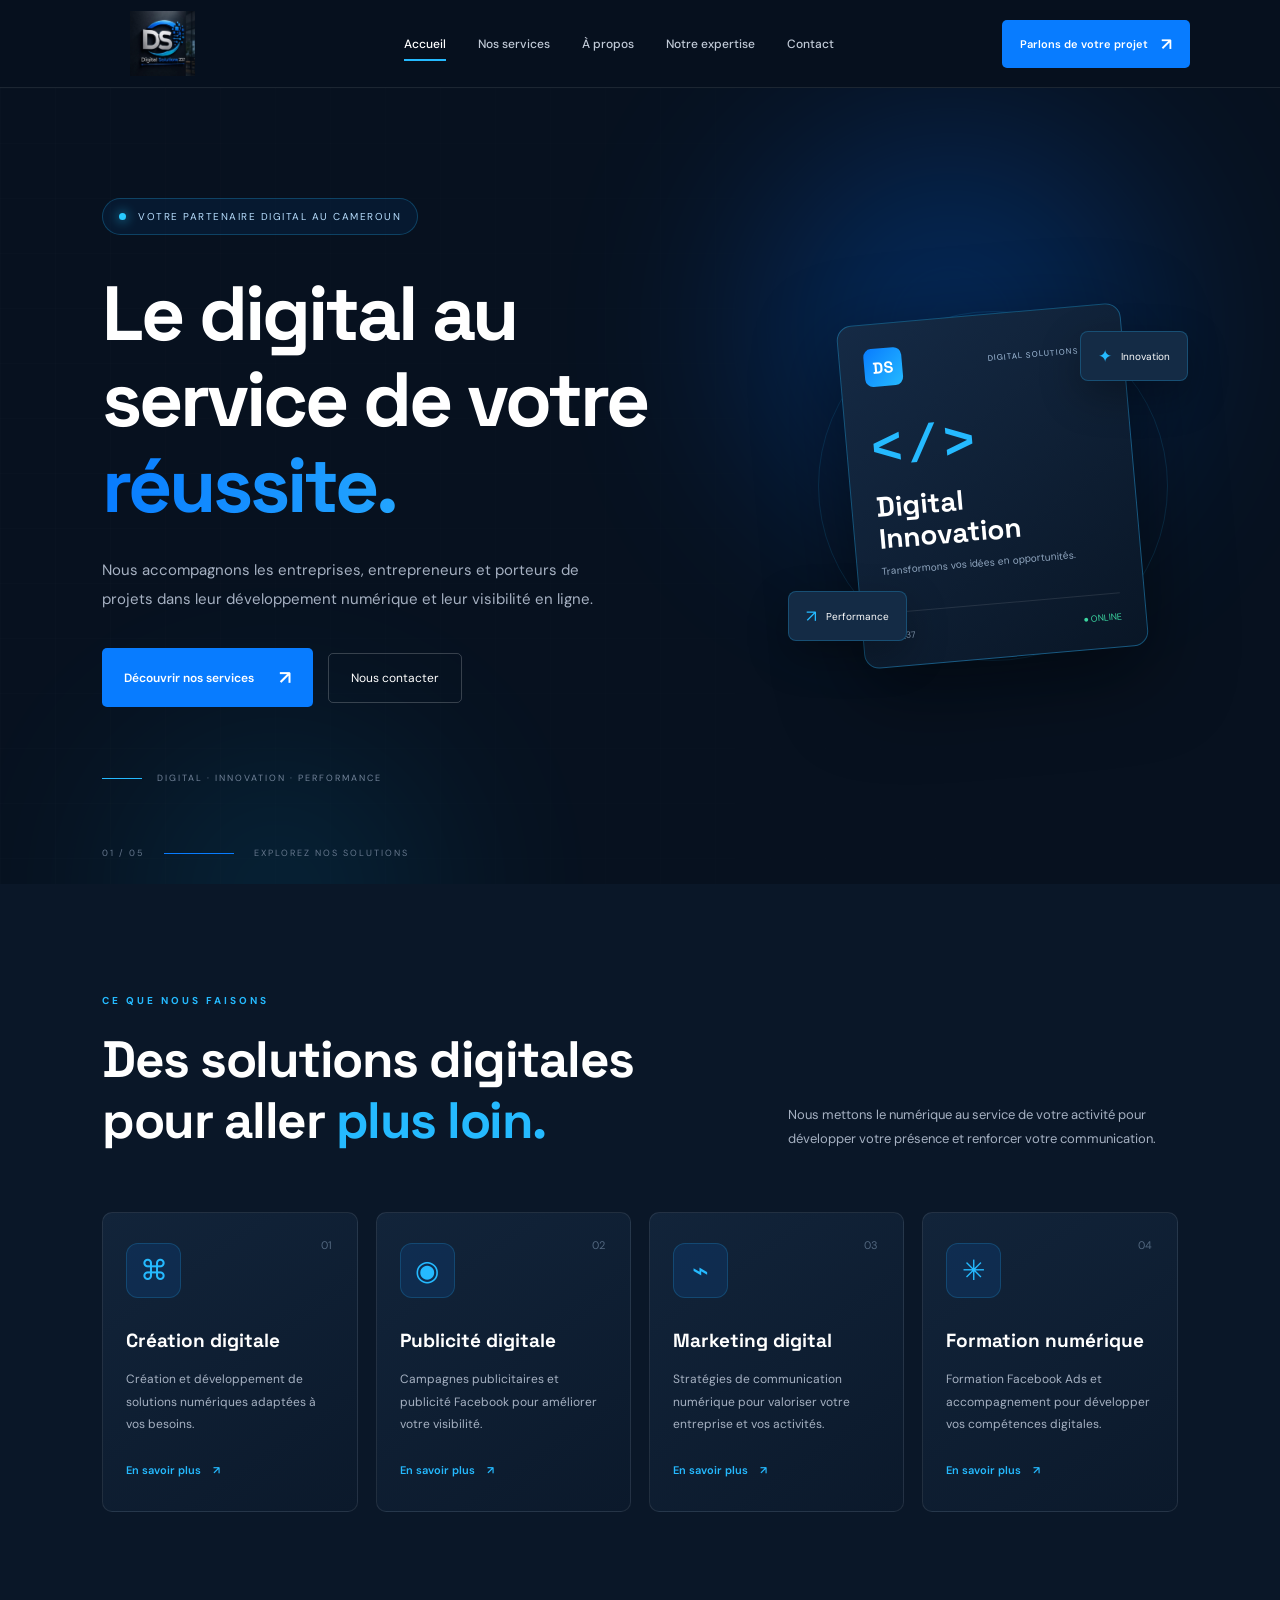
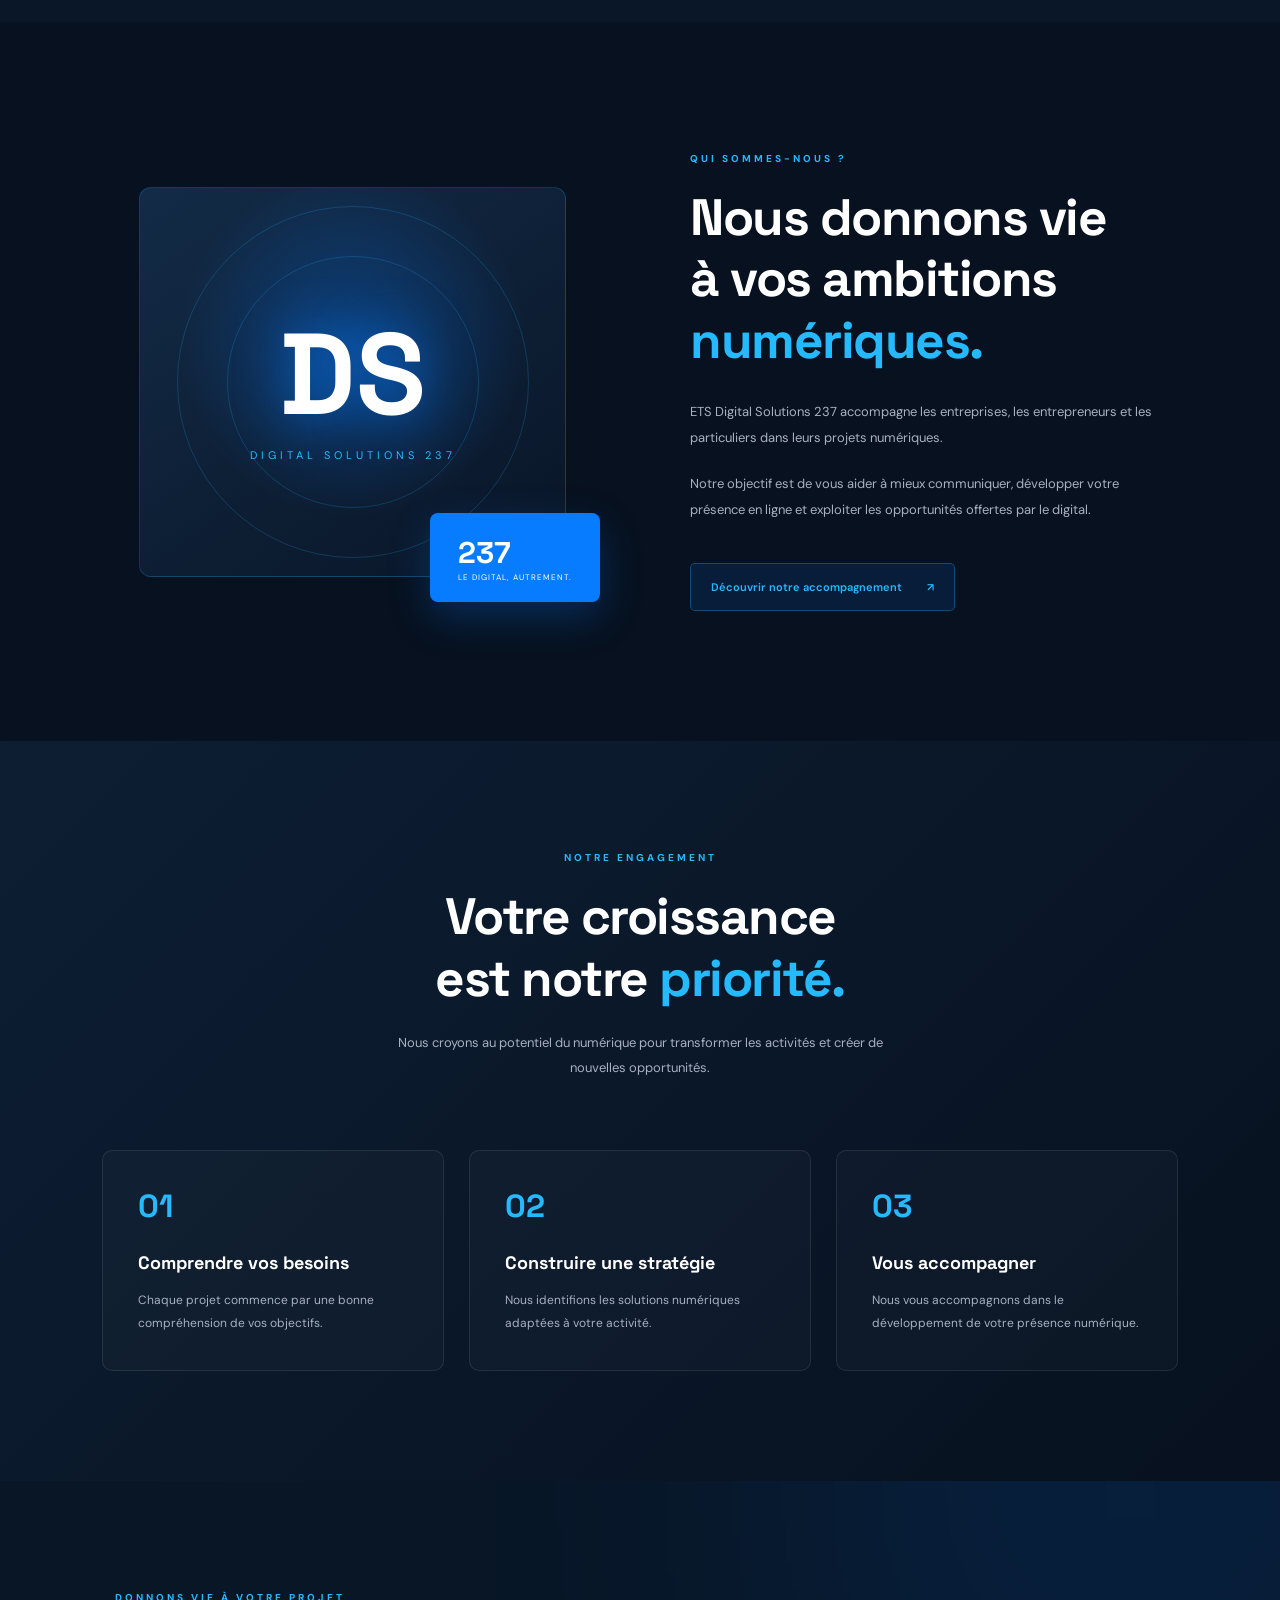
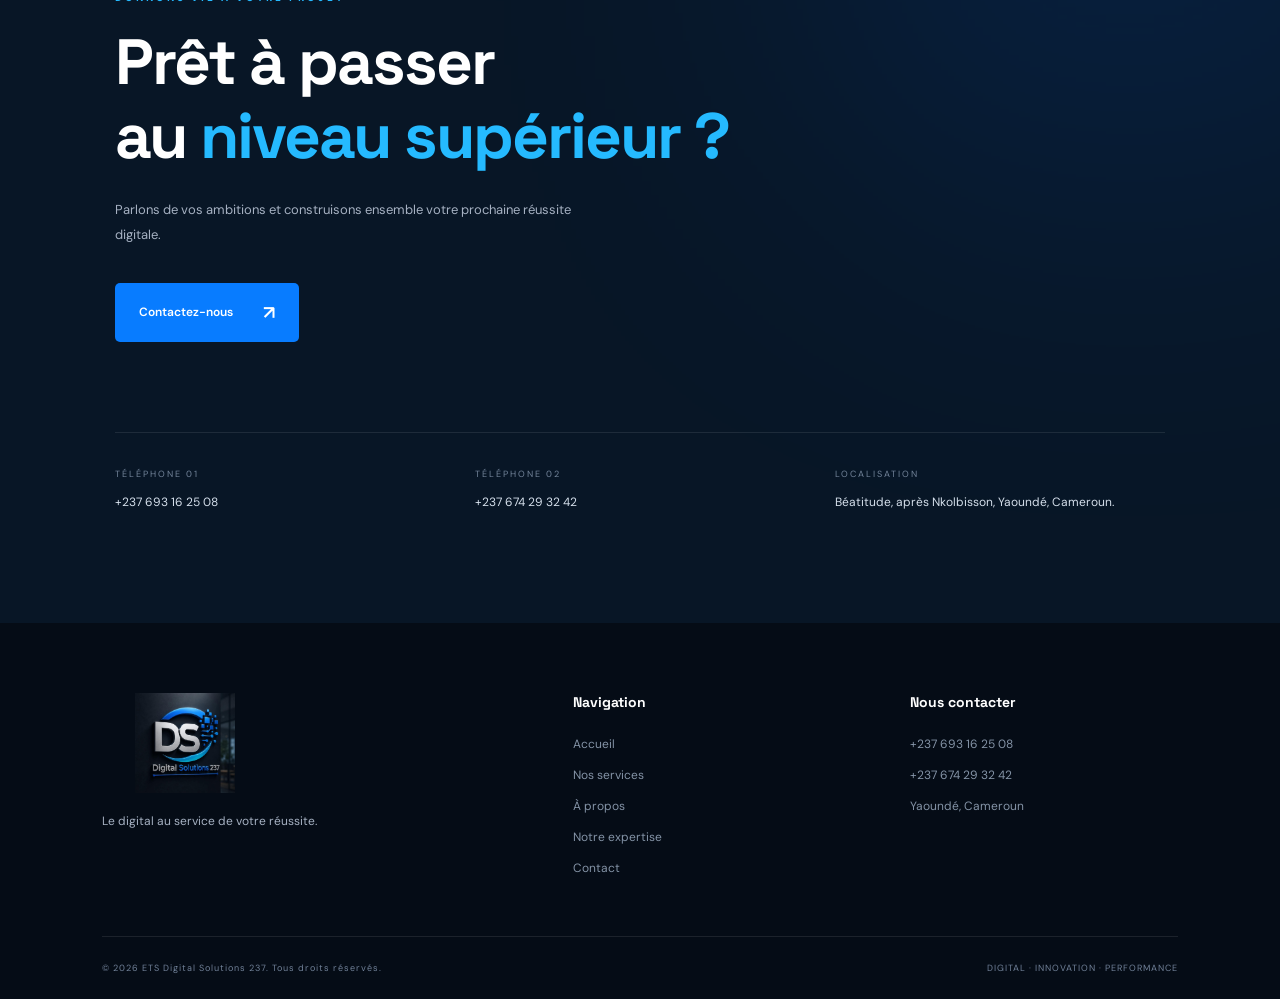
<file: index.html>
<!DOCTYPE html>
<html lang="fr">

<head>

    <meta charset="UTF-8">
    <meta name="viewport" content="width=device-width, initial-scale=1.0">

    <title>ETS Digital Solutions 237 | Solutions numériques</title>

    <meta name="description" content="ETS Digital Solutions 237 accompagne les entreprises dans leur développement numérique, le marketing digital et la publicité en ligne.">

    <link rel="stylesheet" href="css/style.css">

    <link rel="preconnect" href="https://fonts.googleapis.com">
    <link rel="preconnect" href="https://fonts.gstatic.com" crossorigin>

    <link href="https://fonts.googleapis.com/css2?family=DM+Sans:wght@400;500;600;700;800&family=Space+Grotesk:wght@400;500;600;700&display=swap" rel="stylesheet">

</head>

<body>


    <!-- HEADER -->

    <header class="site-header">

        <a href="#accueil" class="logo">
            <img src="images/logo.jpg" alt="ETS Digital Solutions 237">
        </a>


        <button class="menu-toggle" id="menuToggle"
            aria-label="Ouvrir le menu"
            aria-expanded="false">

            <span></span>
            <span></span>
            <span></span>

        </button>


        <nav class="main-nav" id="mainNav">

            <a href="#accueil" class="active">Accueil</a>

            <a href="services.html">Nos services</a>

            <a href="apropos.html">À propos</a>

            <a href="expertises.html">Notre expertise</a>

            <a href="contact.html">Contact</a>

        </nav>


        <a href="contact.html-form" class="header-button">
            Parlons de votre projet
            <span>↗</span>
        </a>

    </header>



    <!-- HERO -->

    <main>

    <section class="hero" id="accueil">

        <div class="hero-background">

            <div class="hero-glow glow-one"></div>
            <div class="hero-glow glow-two"></div>

            <div class="hero-grid"></div>

        </div>


        <div class="hero-content">

            <div class="hero-badge">

                <span class="status-dot"></span>

                VOTRE PARTENAIRE DIGITAL AU CAMEROUN

            </div>


            <h1>

                Le digital au service
                de votre

                <span>réussite.</span>

            </h1>


            <p>

                Nous accompagnons les entreprises,
                entrepreneurs et porteurs de projets
                dans leur développement numérique
                et leur visibilité en ligne.

            </p>


            <div class="hero-buttons">

                <a href="#services" class="primary-button">

                    Découvrir nos services

                    <span>↗</span>

                </a>


                <a href="#contact" class="secondary-button">

                    Nous contacter

                </a>

            </div>


            <div class="hero-trust">

                <span class="trust-line"></span>

                <p>
                    DIGITAL · INNOVATION · PERFORMANCE
                </p>

            </div>

        </div>


        <div class="hero-visual">

            <div class="visual-circle circle-one"></div>

            <div class="visual-circle circle-two"></div>


            <div class="digital-card">

                <div class="card-top">

                    <div class="card-logo">
                        DS
                    </div>

                    <span> DIGITAL SOLUTIONS 237 </span>

                </div>


                <div class="card-main">

                    <div class="card-symbol">

                        <span>&lt;</span>
                        <span>/</span>
                        <span>&gt;</span>

                    </div>

                    <h3>
                        Digital<br>
                        Innovation
                    </h3>

                    <p>
                        Transformons vos idées en opportunités.
                    </p>

                </div>


                <div class="card-bottom">

                    <span>DS 237</span>

                    <span class="card-indicator">
                        ● ONLINE
                    </span>

                </div>

            </div>


            <div class="floating-element floating-one">
                <span>✦</span>
                Innovation
            </div>


            <div class="floating-element floating-two">
                <span>↗</span>
                Performance
            </div>

        </div>


        <div class="hero-bottom">

            <span>01 / 05</span>

            <span class="hero-bottom-line"></span>

            <span>EXPLOREZ NOS SOLUTIONS</span>

        </div>

    </section>



    <!-- SERVICES -->

    <section class="services-section" id="services">

        <div class="section-heading">

            <div>

                <span class="section-label">
                    CE QUE NOUS FAISONS
                </span>

                <h2>
                    Des solutions digitales<br>
                    pour aller <span>plus loin.</span>
                </h2>

            </div>


            <p>

                Nous mettons le numérique au service
                de votre activité pour développer
                votre présence et renforcer votre
                communication.

            </p>

        </div>


        <div class="services-grid">

            <article class="service-card">

                <div class="service-number">01</div>

                <div class="service-icon">⌘</div>

                <h3>
                    Création digitale
                </h3>

                <p>

                    Création et développement de
                    solutions numériques adaptées
                    à vos besoins.

                </p>

                <a href="#contact" class="service-link">
                    En savoir plus <span>↗</span>
                </a>

            </article>


            <article class="service-card">

                <div class="service-number">02</div>

                <div class="service-icon">◉</div>

                <h3>
                    Publicité digitale
                </h3>

                <p>

                    Campagnes publicitaires et
                    publicité Facebook pour améliorer
                    votre visibilité.

                </p>

                <a href="#contact" class="service-link">
                    En savoir plus <span>↗</span>
                </a>

            </article>


            <article class="service-card">

                <div class="service-number">03</div>

                <div class="service-icon">⌁</div>

                <h3>
                    Marketing digital
                </h3>

                <p>

                    Stratégies de communication
                    numérique pour valoriser votre
                    entreprise et vos activités.

                </p>

                <a href="#contact" class="service-link">
                    En savoir plus <span>↗</span>
                </a>

            </article>


            <article class="service-card">

                <div class="service-number">04</div>

                <div class="service-icon">✳</div>

                <h3>
                    Formation numérique
                </h3>

                <p>

                    Formation Facebook Ads et
                    accompagnement pour développer
                    vos compétences digitales.

                </p>

                <a href="#contact" class="service-link">
                    En savoir plus <span>↗</span>
                </a>

            </article>

        </div>

    </section>
    
    <!-- À PROPOS -->

    <section class="about-section" id="apropos">

        <div class="about-visual">

            <div class="about-image-frame">

                <div class="about-logo">

                    <span>DS</span>

                    <p>
                        DIGITAL SOLUTIONS 237
                    </p>

                </div>

            </div>


            <div class="about-decoration">

                <span>237</span>

                <p>LE DIGITAL, AUTREMENT.</p>

            </div>

        </div>


        <div class="about-content">

            <span class="section-label">
                QUI SOMMES-NOUS ?
            </span>

            <h2>

                Nous donnons vie<br>
                à vos ambitions<br>

                <span>numériques.</span>

            </h2>


            <p>

                ETS Digital Solutions 237 accompagne
                les entreprises, les entrepreneurs
                et les particuliers dans leurs projets
                numériques.

            </p>


            <p>

                Notre objectif est de vous aider à
                mieux communiquer, développer votre
                présence en ligne et exploiter les
                opportunités offertes par le digital.

            </p>


            <a href="#contact" class="about-button">

                Découvrir notre accompagnement

                <span>↗</span>

            </a>

        </div>

    </section>



    <!-- EXPERTISE -->

    <section class="expertise-section" id="expertise">

        <div class="expertise-heading">

            <span class="section-label">
                NOTRE ENGAGEMENT
            </span>

            <h2>

                Votre croissance<br>
                est notre <span>priorité.</span>

            </h2>

            <p>

                Nous croyons au potentiel du numérique
                pour transformer les activités et créer
                de nouvelles opportunités.

            </p>

        </div>


        <div class="expertise-grid">

            <div class="expertise-item">

                <span class="expertise-icon">01</span>

                <h3>
                    Comprendre vos besoins
                </h3>

                <p>
                    Chaque projet commence par
                    une bonne compréhension de
                    vos objectifs.
                </p>

            </div>


            <div class="expertise-item">

                <span class="expertise-icon">02</span>

                <h3>
                    Construire une stratégie
                </h3>

                <p>
                    Nous identifions les solutions
                    numériques adaptées à votre
                    activité.
                </p>

            </div>


            <div class="expertise-item">

                <span class="expertise-icon">03</span>

                <h3>
                    Vous accompagner
                </h3>

                <p>
                    Nous vous accompagnons dans
                    le développement de votre
                    présence numérique.
                </p>

            </div>

        </div>

    </section>



    <!-- CONTACT -->

    <section class="contact-section" id="contact">

        <div class="contact-glow"></div>


        <div class="contact-content">

            <span class="section-label">
                DONNONS VIE À VOTRE PROJET
            </span>

            <h2>

                Prêt à passer<br>
                au <span>niveau supérieur ?</span>

            </h2>

            <p>

                Parlons de vos ambitions et
                construisons ensemble votre
                prochaine réussite digitale.

            </p>


            <a href="tel:+237693162508" class="contact-button">

                Contactez-nous

                <span>↗</span>

            </a>

        </div>


        <div class="contact-details">

            <div>

                <span>TÉLÉPHONE 01</span>

                <a href="tel:+237693162508">
                    +237 693 16 25 08
                </a>

            </div>


            <div>

                <span>TÉLÉPHONE 02</span>

                <a href="tel:+237674293242">
                    +237 674 29 32 42
                </a>

            </div>


            <div>

                <span>LOCALISATION</span>

                <p>
                    Béatitude, après Nkolbisson,
                    Yaoundé, Cameroun.
                </p>

            </div>

        </div>

    </section>



    </main>



    <!-- FOOTER -->

    <footer class="site-footer">

        <div class="footer-main">

            <div class="footer-brand">

                <img src="images/logo.jpg"
                     alt="ETS Digital Solutions 237">

                <p>

                    Le digital au service de votre
                    réussite.

                </p>

            </div>


            <div class="footer-navigation">

                <h3>Navigation</h3>

                <a href="#accueil">Accueil</a>

                <a href="#services">Nos services</a>

                <a href="#apropos">À propos</a>

                <a href="#expertise">Notre expertise</a>

                <a href="#contact">Contact</a>

            </div>


            <div class="footer-contact">

                <h3>Nous contacter</h3>

                <a href="tel:+237693162508">
                    +237 693 16 25 08
                </a>

                <a href="tel:+237674293242">
                    +237 674 29 32 42
                </a>

                <p>
                    Yaoundé, Cameroun
                </p>

            </div>

        </div>


        <div class="footer-bottom">

            <p>
                © 2026 ETS Digital Solutions 237.
                Tous droits réservés.
            </p>

            <span>
                DIGITAL · INNOVATION · PERFORMANCE
            </span>

        </div>

    </footer>



    <script src="js/app.js"></script>

</body>

</html>
</file>
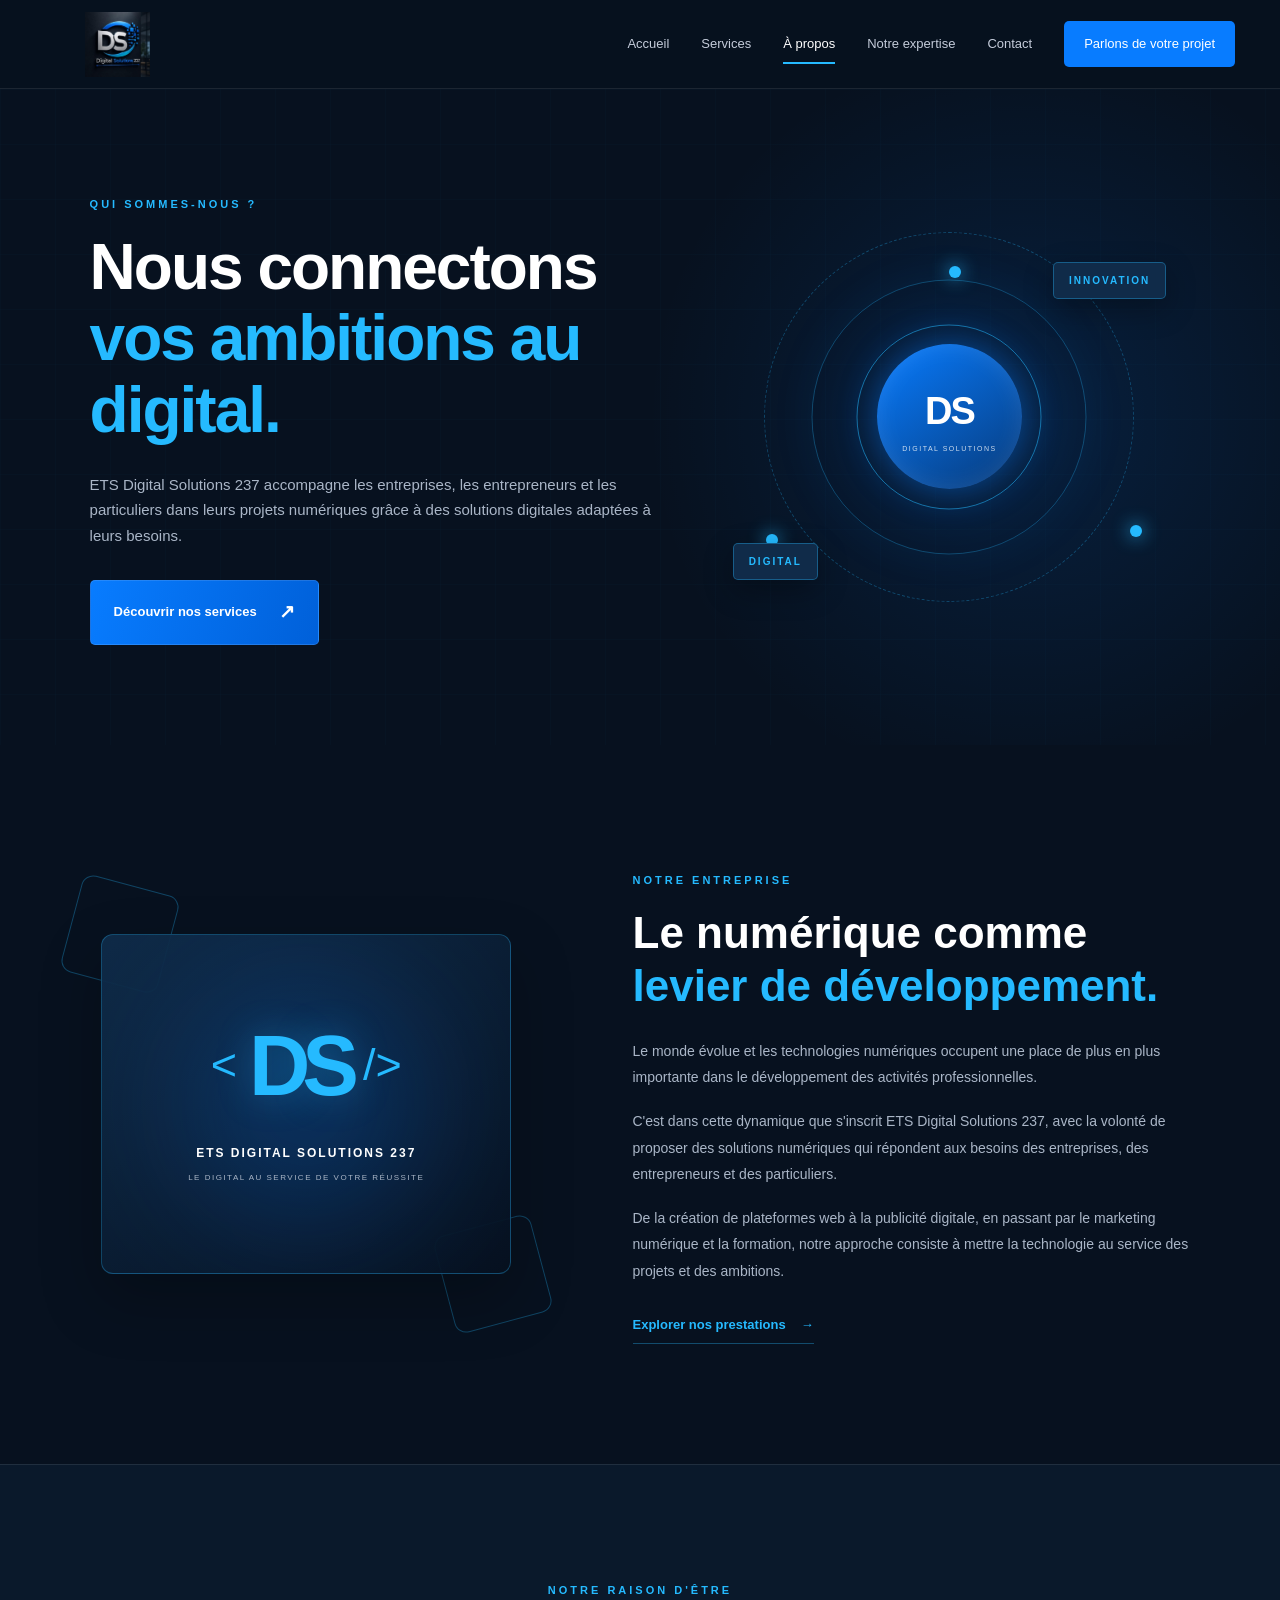
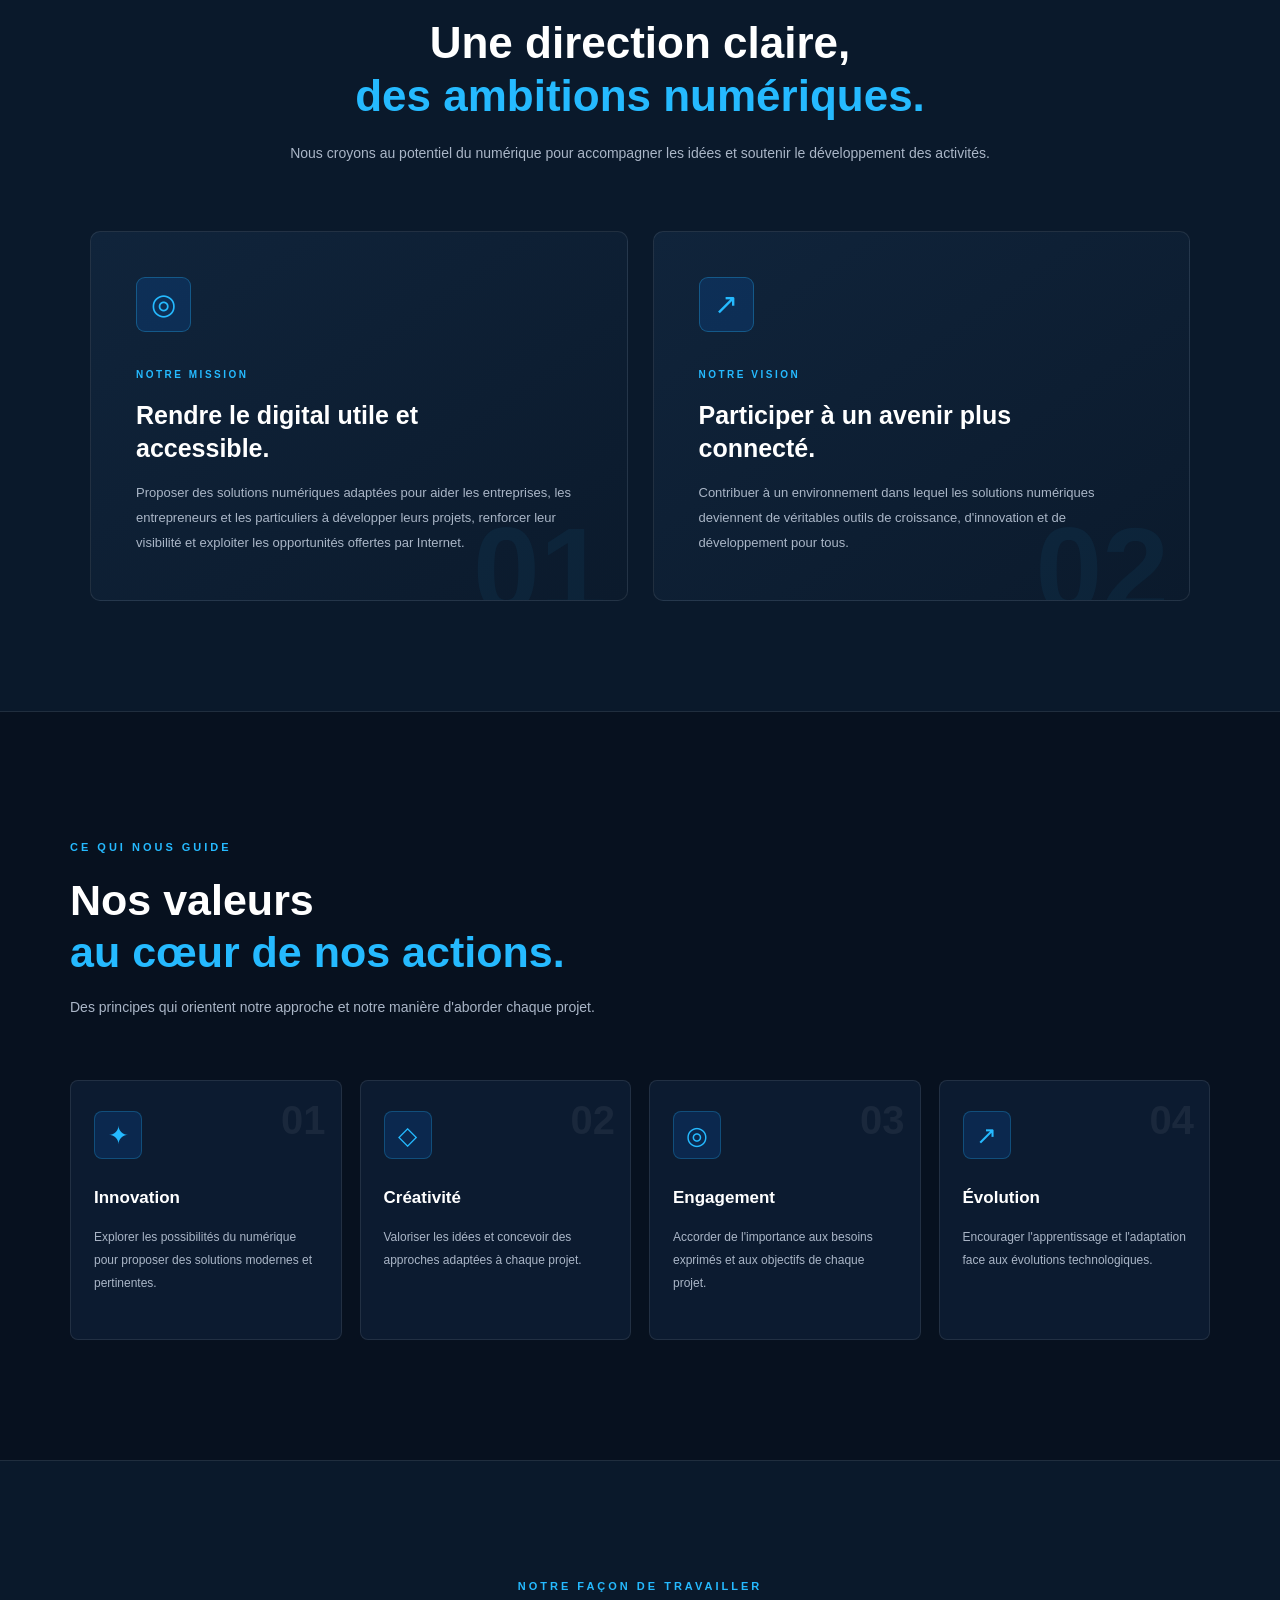
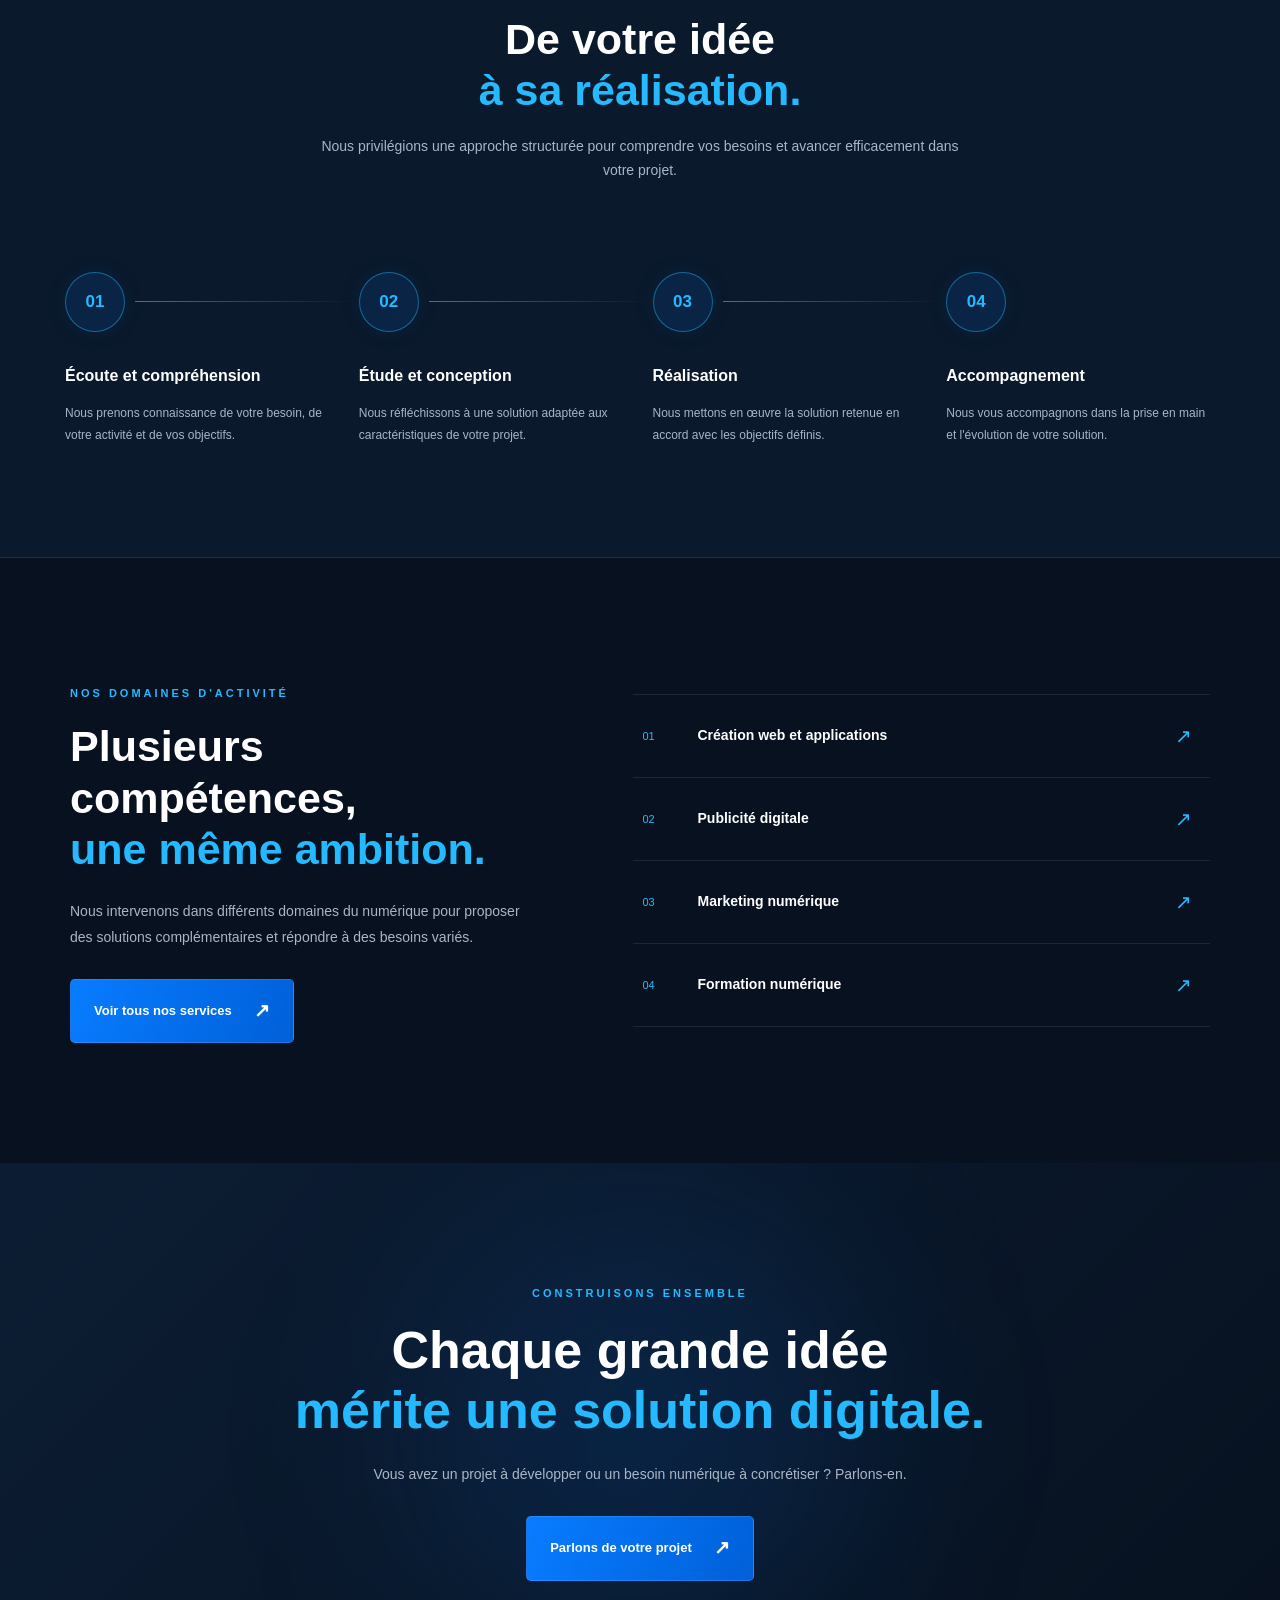
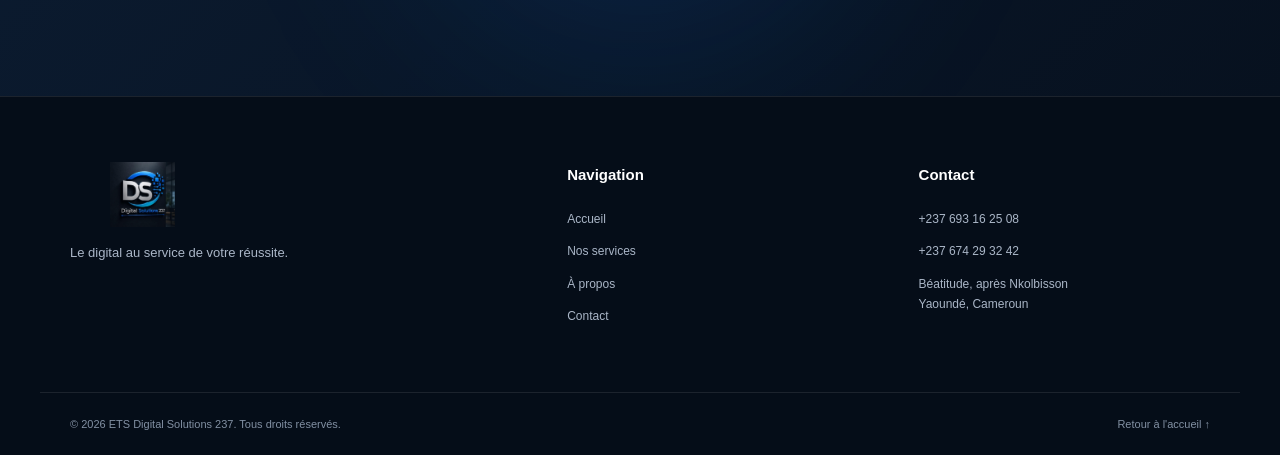
<file: apropos.html>
<!DOCTYPE html>
<html lang="fr">

<head>
    <meta charset="UTF-8">
    <meta name="viewport" content="width=device-width, initial-scale=1.0">

    <meta name="description" content="Découvrez ETS Digital Solutions 237, son approche, sa mission et sa vision du numérique.">

    <title>À propos | ETS Digital Solutions 237</title>

    <link rel="stylesheet" href="css/apropos.css">
</head>

<body>

    <!-- HEADER -->

    <header class="site-header">

        <div class="header-container">

            <a href="index.html" class="logo">
                <img src="images/logo.jpg" alt="ETS Digital Solutions 237">
            </a>

            <button class="menu-toggle" id="menuToggle"
                aria-label="Ouvrir le menu"
                aria-expanded="false">
                <span></span>
                <span></span>
                <span></span>
            </button>

            <nav class="main-nav" id="mainNav">

                <a href="index.html#accueil">Accueil</a>

                <a href="services.html">Services</a>

                <a href="apropos.html" class="active">À propos</a>

                <a href="expertises.html">Notre expertise</a>

                <a href="contact.html">Contact</a>

                <a href="contact.html-form" class="nav-button">
                    Parlons de votre projet
                </a>

            </nav>

        </div>

    </header>


    <main>

        <!-- HERO À PROPOS -->

        <section class="about-hero">

            <div class="hero-grid"></div>

            <div class="about-hero-content">

                <span class="section-label">
                    QUI SOMMES-NOUS ?
                </span>

                <h1>
                    Nous connectons
                    <span>vos ambitions au digital.</span>
                </h1>

                <p>
                    ETS Digital Solutions 237 accompagne les entreprises,
                    les entrepreneurs et les particuliers dans leurs projets
                    numériques grâce à des solutions digitales adaptées
                    à leurs besoins.
                </p>

                <a href="services.html" class="primary-button">
                    Découvrir nos services
                    <span>↗</span>
                </a>

            </div>

            <div class="about-hero-visual">

                <div class="digital-orbit orbit-large"></div>
                <div class="digital-orbit orbit-medium"></div>
                <div class="digital-orbit orbit-small"></div>

                <div class="digital-core">
                    <span>DS</span>
                    <small>DIGITAL SOLUTIONS</small>
                </div>

                <div class="orbit-point point-one"></div>
                <div class="orbit-point point-two"></div>
                <div class="orbit-point point-three"></div>

                <div class="floating-label label-top">
                    INNOVATION
                </div>

                <div class="floating-label label-bottom">
                    DIGITAL
                </div>

            </div>

        </section>


        <!-- PRESENTATION DE L'ENTREPRISE -->

        <section class="company-presentation">

            <div class="presentation-visual">

                <div class="presentation-frame">

                    <div class="frame-glow"></div>

                    <div class="presentation-symbol">
                        <span>&lt;</span>
                        <strong>DS</strong>
                        <span>/&gt;</span>
                    </div>

                    <div class="presentation-caption">
                        <span>ETS DIGITAL SOLUTIONS 237</span>
                        <small>LE DIGITAL AU SERVICE DE VOTRE RÉUSSITE</small>
                    </div>

                </div>

                <div class="presentation-decoration decoration-one"></div>
                <div class="presentation-decoration decoration-two"></div>

            </div>


            <div class="presentation-content">

                <span class="section-label">
                    NOTRE ENTREPRISE
                </span>

                <h2>
                    Le numérique comme
                    <span>levier de développement.</span>
                </h2>

                <p>
                    Le monde évolue et les technologies numériques
                    occupent une place de plus en plus importante
                    dans le développement des activités professionnelles.
                </p>

                <p>
                    C'est dans cette dynamique que s'inscrit
                    ETS Digital Solutions 237, avec la volonté de
                    proposer des solutions numériques qui répondent
                    aux besoins des entreprises, des entrepreneurs
                    et des particuliers.
                </p>

                <p>
                    De la création de plateformes web à la publicité
                    digitale, en passant par le marketing numérique
                    et la formation, notre approche consiste à mettre
                    la technologie au service des projets et des ambitions.
                </p>

                <a href="services.html" class="text-link">
                    Explorer nos prestations
                    <span>→</span>
                </a>

            </div>

        </section>


        <!-- NOTRE MISSION ET NOTRE VISION -->

        <section class="mission-vision">

            <div class="section-heading">

                <span class="section-label">
                    NOTRE RAISON D'ÊTRE
                </span>

                <h2>
                    Une direction claire,
                    <span>des ambitions numériques.</span>
                </h2>

                <p>
                    Nous croyons au potentiel du numérique pour
                    accompagner les idées et soutenir le développement
                    des activités.
                </p>

            </div>


            <div class="mission-vision-grid">

                <article class="mission-card">

                    <div class="card-icon">
                        <span>◎</span>
                    </div>

                    <span class="card-label">
                        NOTRE MISSION
                    </span>

                    <h3>
                        Rendre le digital utile et accessible.
                    </h3>

                    <p>
                        Proposer des solutions numériques adaptées
                        pour aider les entreprises, les entrepreneurs
                        et les particuliers à développer leurs projets,
                        renforcer leur visibilité et exploiter les
                        opportunités offertes par Internet.
                    </p>

                    <span class="card-number">01</span>

                </article>


                <article class="vision-card">

                    <div class="card-icon">
                        <span>↗</span>
                    </div>

                    <span class="card-label">
                        NOTRE VISION
                    </span>

                    <h3>
                        Participer à un avenir plus connecté.
                    </h3>

                    <p>
                        Contribuer à un environnement dans lequel
                        les solutions numériques deviennent de
                        véritables outils de croissance, d'innovation
                        et de développement pour tous.
                    </p>

                    <span class="card-number">02</span>

                </article>

            </div>

        </section>


        <!-- NOS VALEURS -->

        <section class="company-values">

            <div class="values-heading">

                <span class="section-label">
                    CE QUI NOUS GUIDE
                </span>

                <h2>
                    Nos valeurs
                    <span>au cœur de nos actions.</span>
                </h2>

                <p>
                    Des principes qui orientent notre approche
                    et notre manière d'aborder chaque projet.
                </p>

            </div>


            <div class="values-grid">

                <article class="value-card">

                    <div class="value-icon">✦</div>

                    <h3>Innovation</h3>

                    <p>
                        Explorer les possibilités du numérique
                        pour proposer des solutions modernes
                        et pertinentes.
                    </p>

                    <span class="value-index">01</span>

                </article>


                <article class="value-card">

                    <div class="value-icon">◇</div>

                    <h3>Créativité</h3>

                    <p>
                        Valoriser les idées et concevoir des
                        approches adaptées à chaque projet.
                    </p>

                    <span class="value-index">02</span>

                </article>


                <article class="value-card">

                    <div class="value-icon">◎</div>

                    <h3>Engagement</h3>

                    <p>
                        Accorder de l'importance aux besoins
                        exprimés et aux objectifs de chaque projet.
                    </p>

                    <span class="value-index">03</span>

                </article>


                <article class="value-card">

                    <div class="value-icon">↗</div>

                    <h3>Évolution</h3>

                    <p>
                        Encourager l'apprentissage et l'adaptation
                        face aux évolutions technologiques.
                    </p>

                    <span class="value-index">04</span>

                </article>

            </div>

        </section>
                <!-- NOTRE APPROCHE -->

        <section class="our-approach">

            <div class="approach-heading">

                <span class="section-label">
                    NOTRE FAÇON DE TRAVAILLER
                </span>

                <h2>
                    De votre idée
                    <span>à sa réalisation.</span>
                </h2>

                <p>
                    Nous privilégions une approche structurée
                    pour comprendre vos besoins et avancer
                    efficacement dans votre projet.
                </p>

            </div>


            <div class="approach-steps">

                <article class="approach-step">

                    <div class="step-number">
                        01
                    </div>

                    <div class="step-line"></div>

                    <h3>Écoute et compréhension</h3>

                    <p>
                        Nous prenons connaissance de votre besoin,
                        de votre activité et de vos objectifs.
                    </p>

                </article>


                <article class="approach-step">

                    <div class="step-number">
                        02
                    </div>

                    <div class="step-line"></div>

                    <h3>Étude et conception</h3>

                    <p>
                        Nous réfléchissons à une solution adaptée
                        aux caractéristiques de votre projet.
                    </p>

                </article>


                <article class="approach-step">

                    <div class="step-number">
                        03
                    </div>

                    <div class="step-line"></div>

                    <h3>Réalisation</h3>

                    <p>
                        Nous mettons en œuvre la solution retenue
                        en accord avec les objectifs définis.
                    </p>

                </article>


                <article class="approach-step">

                    <div class="step-number">
                        04
                    </div>

                    <div class="step-line"></div>

                    <h3>Accompagnement</h3>

                    <p>
                        Nous vous accompagnons dans la prise
                        en main et l'évolution de votre solution.
                    </p>

                </article>

            </div>

        </section>


        <!-- NOS DOMAINES -->

        <section class="expertise-overview">

            <div class="expertise-content">

                <span class="section-label">
                    NOS DOMAINES D'ACTIVITÉ
                </span>

                <h2>
                    Plusieurs compétences,
                    <span>une même ambition.</span>
                </h2>

                <p>
                    Nous intervenons dans différents domaines
                    du numérique pour proposer des solutions
                    complémentaires et répondre à des besoins variés.
                </p>

                <a href="services.html" class="primary-button">
                    Voir tous nos services
                    <span>↗</span>
                </a>

            </div>


            <div class="expertise-list">

                <div class="expertise-row">
                    <span>01</span>
                    <strong>Création web et applications</strong>
                    <span class="row-arrow">↗</span>
                </div>

                <div class="expertise-row">
                    <span>02</span>
                    <strong>Publicité digitale</strong>
                    <span class="row-arrow">↗</span>
                </div>

                <div class="expertise-row">
                    <span>03</span>
                    <strong>Marketing numérique</strong>
                    <span class="row-arrow">↗</span>
                </div>

                <div class="expertise-row">
                    <span>04</span>
                    <strong>Formation numérique</strong>
                    <span class="row-arrow">↗</span>
                </div>

            </div>

        </section>


        <!-- CTA FINAL -->

        <section class="about-cta">

            <div class="cta-glow"></div>

            <div class="cta-content">

                <span class="section-label">
                    CONSTRUISONS ENSEMBLE
                </span>

                <h2>
                    Chaque grande idée
                    <span>mérite une solution digitale.</span>
                </h2>

                <p>
                    Vous avez un projet à développer ou un besoin
                    numérique à concrétiser ? Parlons-en.
                </p>

                <a href="index.html#contact" class="primary-button">
                    Parlons de votre projet
                    <span>↗</span>
                </a>

            </div>

        </section>

    </main>


    <!-- FOOTER -->

    <footer class="site-footer">

        <div class="footer-main">

            <div class="footer-brand">

                <a href="index.html">
                    <img src="images/logo.jpg" alt="ETS Digital Solutions 237">
                </a>

                <p>
                    Le digital au service de votre réussite.
                </p>

            </div>


            <div class="footer-links">

                <h3>Navigation</h3>

                <a href="index.html">Accueil</a>
                <a href="services.html">Nos services</a>
                <a href="apropos.html">À propos</a>
                <a href="index.html#contact">Contact</a>

            </div>


            <div class="footer-contact">

                <h3>Contact</h3>

                <a href="tel:+237693162508">
                    +237 693 16 25 08
                </a>

                <a href="tel:+237674293242">
                    +237 674 29 32 42
                </a>

                <p>
                    Béatitude, après Nkolbisson<br>
                    Yaoundé, Cameroun
                </p>

            </div>

        </div>


        <div class="footer-bottom">

            <p>
                © <span id="currentYear"></span>
                ETS Digital Solutions 237.
                Tous droits réservés.
            </p>

            <a href="index.html">
                Retour à l'accueil ↑
            </a>

        </div>

    </footer>


    <script src="js/apropos.js"></script>

</body>
</html>
</file>
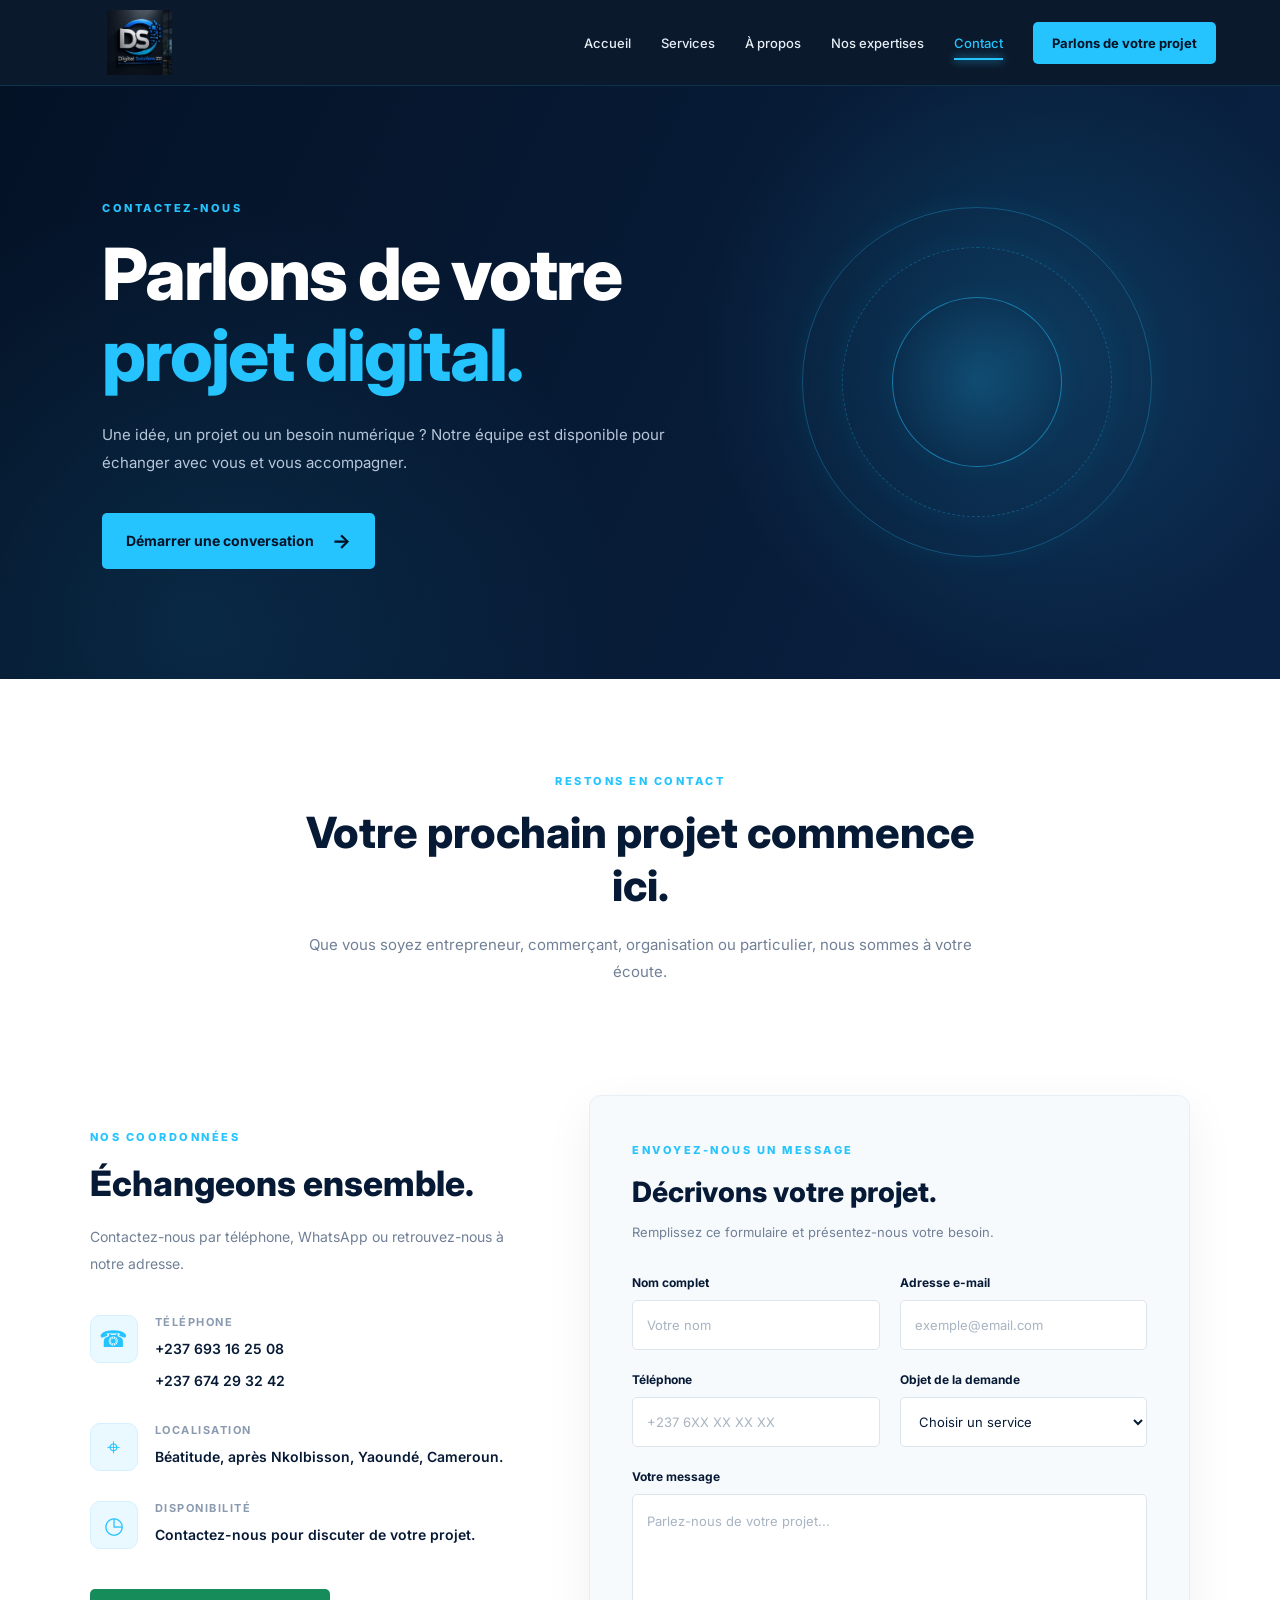
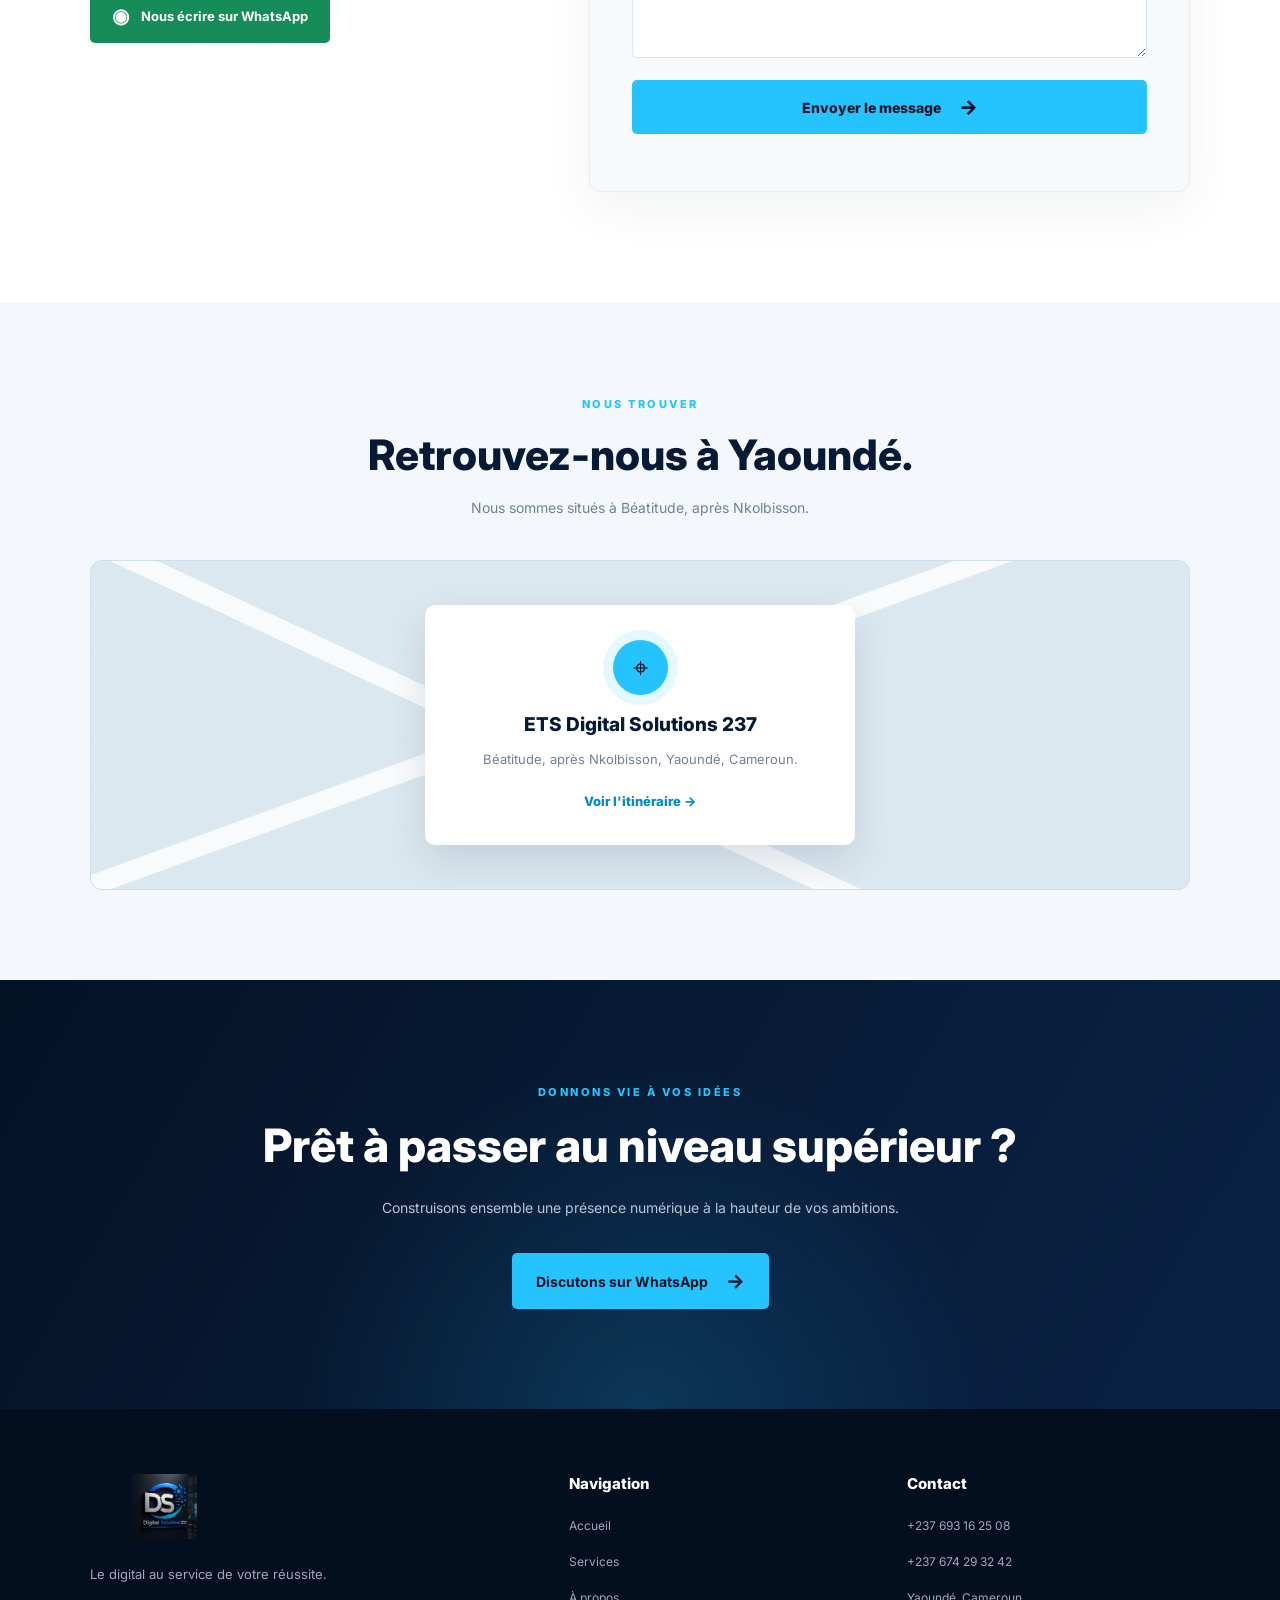
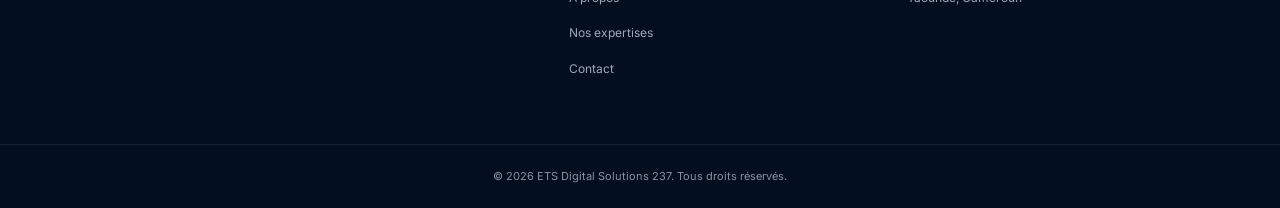
<file: contact.html>
<!DOCTYPE html>
<html lang="fr">

<head>
    <meta charset="UTF-8">
    <meta name="viewport" content="width=device-width, initial-scale=1.0">

    <meta name="description" content="Contactez ETS Digital Solutions 237 pour vos projets de création web, applications, publicité et marketing digital.">

    <title>Contact | ETS Digital Solutions 237</title>

    <link rel="stylesheet" href="css/contact.css">

    <link rel="preconnect" href="https://fonts.googleapis.com">
    <link rel="preconnect" href="https://fonts.gstatic.com" crossorigin>

    <link href="https://fonts.googleapis.com/css2?family=Inter:wght@400;500;600;700;800&display=swap" rel="stylesheet">

</head>

<body>

    <!-- =========================
         HEADER
    ========================== -->

    <header class="site-header">

        <div class="header-container">

            <a href="index.html" class="logo">
                <img src="images/logo.jpg" alt="ETS Digital Solutions 237">
            </a>

            <button class="menu-toggle" id="menuToggle"
                aria-label="Ouvrir le menu"
                aria-expanded="false">

                <span></span>
                <span></span>
                <span></span>

            </button>

            <nav class="main-nav" id="mainNav">

                <a href="index.html#accueil">Accueil</a>

                <a href="services.html">Services</a>

                <a href="apropos.html">À propos</a>

                <a href="expertises.html">Nos expertises</a>

                <a href="contact.html" class="active">Contact</a>

                <a href="#contact-form" class="nav-cta">
                    Parlons de votre projet
                </a>

            </nav>

        </div>

    </header>


    <!-- =========================
         HERO CONTACT
    ========================== -->

    <main>

        <section class="contact-hero">

            <div class="contact-hero-background"></div>

            <div class="contact-hero-content">

                <span class="section-label">
                    CONTACTEZ-NOUS
                </span>

                <h1>
                    Parlons de votre
                    <span>projet digital.</span>
                </h1>

                <p>
                    Une idée, un projet ou un besoin numérique ?
                    Notre équipe est disponible pour échanger
                    avec vous et vous accompagner.
                </p>

                <a href="#contact-form" class="btn-primary">
                    Démarrer une conversation
                    <span>→</span>
                </a>

            </div>

            <div class="contact-hero-decoration">
                <div class="decoration-circle circle-one"></div>
                <div class="decoration-circle circle-two"></div>
                <div class="decoration-circle circle-three"></div>
            </div>

        </section>


        <!-- =========================
             INTRODUCTION
        ========================== -->

        <section class="contact-intro">

            <div class="section-heading">

                <span class="section-label">
                    RESTONS EN CONTACT
                </span>

                <h2>
                    Votre prochain projet
                    commence ici.
                </h2>

                <p>
                    Que vous soyez entrepreneur, commerçant,
                    organisation ou particulier, nous sommes
                    à votre écoute.
                </p>

            </div>

        </section>


        <!-- =========================
             CONTACT PRINCIPAL
        ========================== -->

        <section class="contact-main" id="contact-form">

            <div class="contact-grid">

                <!-- COORDONNÉES -->

                <div class="contact-info">

                    <span class="section-label">
                        NOS COORDONNÉES
                    </span>

                    <h2>
                        Échangeons ensemble.
                    </h2>

                    <p class="contact-info-description">
                        Contactez-nous par téléphone,
                        WhatsApp ou retrouvez-nous à notre
                        adresse.
                    </p>

                    <div class="contact-info-list">

                        <div class="contact-info-item">

                            <div class="contact-icon">☎</div>

                            <div>
                                <span>Téléphone</span>

                                <a href="tel:+237693162508">
                                    +237 693 16 25 08
                                </a>

                                <a href="tel:+237674293242">
                                    +237 674 29 32 42
                                </a>
                            </div>

                        </div>


                        <div class="contact-info-item">

                            <div class="contact-icon">⌖</div>

                            <div>
                                <span>Localisation</span>

                                <p>
                                    Béatitude, après Nkolbisson,
                                    Yaoundé, Cameroun.
                                </p>
                            </div>

                        </div>


                        <div class="contact-info-item">

                            <div class="contact-icon">◷</div>

                            <div>
                                <span>Disponibilité</span>

                                <p>
                                    Contactez-nous pour discuter
                                    de votre projet.
                                </p>
                            </div>

                        </div>

                    </div>


                    <a
                        href="https://wa.me/237693162508"
                        class="whatsapp-button"
                        target="_blank"
                        rel="noopener noreferrer">

                        <span>◉</span>
                        Nous écrire sur WhatsApp

                    </a>

                </div>
                                <!-- FORMULAIRE -->

                <div class="contact-form-container">

                    <div class="form-heading">

                        <span class="section-label">
                            ENVOYEZ-NOUS UN MESSAGE
                        </span>

                        <h2>
                            Décrivons votre projet.
                        </h2>

                        <p>
                            Remplissez ce formulaire et
                            présentez-nous votre besoin.
                        </p>

                    </div>


                    <form id="contactForm">

                        <div class="form-row">

                            <div class="form-group">

                                <label for="fullName">
                                    Nom complet
                                </label>

                                <input
                                    type="text"
                                    id="fullName"
                                    name="fullName"
                                    placeholder="Votre nom"
                                    required>

                            </div>


                            <div class="form-group">

                                <label for="email">
                                    Adresse e-mail
                                </label>

                                <input
                                    type="email"
                                    id="email"
                                    name="email"
                                    placeholder="exemple@email.com"
                                    required>

                            </div>

                        </div>


                        <div class="form-row">

                            <div class="form-group">

                                <label for="phone">
                                    Téléphone
                                </label>

                                <input
                                    type="tel"
                                    id="phone"
                                    name="phone"
                                    placeholder="+237 6XX XX XX XX"
                                    required>

                            </div>


                            <div class="form-group">

                                <label for="subject">
                                    Objet de la demande
                                </label>

                                <select
                                    id="subject"
                                    name="subject"
                                    required>

                                    <option value="">
                                        Choisir un service
                                    </option>

                                    <option value="Création de site web">
                                        Création de site web
                                    </option>

                                    <option value="Développement d'application">
                                        Développement d'application
                                    </option>

                                    <option value="Publicité digitale">
                                        Publicité digitale
                                    </option>

                                    <option value="Marketing digital">
                                        Marketing digital
                                    </option>

                                    <option value="Formation numérique">
                                        Formation numérique
                                    </option>

                                    <option value="Autre demande">
                                        Autre demande
                                    </option>

                                </select>

                            </div>

                        </div>


                        <div class="form-group">

                            <label for="message">
                                Votre message
                            </label>

                            <textarea
                                id="message"
                                name="message"
                                rows="6"
                                placeholder="Parlez-nous de votre projet..."
                                required></textarea>

                        </div>


                        <button type="submit" class="submit-button">

                            Envoyer le message

                            <span>→</span>

                        </button>

                        <div
                            class="form-feedback"
                            id="formFeedback"
                            aria-live="polite">
                        </div>

                    </form>

                </div>

            </div>

        </section>


        <!-- =========================
             LOCALISATION
        ========================== -->

        <section class="contact-location">

            <div class="location-heading">

                <span class="section-label">
                    NOUS TROUVER
                </span>

                <h2>
                    Retrouvez-nous à Yaoundé.
                </h2>

                <p>
                    Nous sommes situés à Béatitude,
                    après Nkolbisson.
                </p>

            </div>

            <div class="location-map">

                <div class="map-placeholder">

                    <div class="map-pin">⌖</div>

                    <h3>ETS Digital Solutions 237</h3>

                    <p>
                        Béatitude, après Nkolbisson,
                        Yaoundé, Cameroun.
                    </p>

                    <a
                        href="https://www.google.com/maps/search/?api=1&query=Beatitude+Nkolbisson+Yaounde+Cameroon"
                        target="_blank"
                        rel="noopener noreferrer">

                        Voir l'itinéraire →

                    </a>

                </div>

            </div>

        </section>


        <!-- =========================
             CTA FINAL
        ========================== -->

        <section class="contact-cta">

            <div class="contact-cta-content">

                <span class="section-label">
                    DONNONS VIE À VOS IDÉES
                </span>

                <h2>
                    Prêt à passer au niveau supérieur ?
                </h2>

                <p>
                    Construisons ensemble une présence
                    numérique à la hauteur de vos ambitions.
                </p>

                <a
                    href="https://wa.me/237693162508"
                    class="btn-primary"
                    target="_blank"
                    rel="noopener noreferrer">

                    Discutons sur WhatsApp
                    <span>→</span>

                </a>

            </div>

        </section>

    </main>


    <!-- =========================
         FOOTER
    ========================== -->

    <footer class="site-footer">

        <div class="footer-main">

            <div class="footer-brand">

                <img
                    src="images/logo.jpg"
                    alt="ETS Digital Solutions 237">

                <p>
                    Le digital au service de votre réussite.
                </p>

            </div>


            <div class="footer-links">

                <h3>Navigation</h3>

                <a href="index.html">Accueil</a>
                <a href="services.html">Services</a>
                <a href="apropos.html">À propos</a>
                <a href="expertises.html">Nos expertises</a>
                <a href="contact.html">Contact</a>

            </div>


            <div class="footer-contact">

                <h3>Contact</h3>

                <a href="tel:+237693162508">
                    +237 693 16 25 08
                </a>

                <a href="tel:+237674293242">
                    +237 674 29 32 42
                </a>

                <p>
                    Yaoundé, Cameroun
                </p>

            </div>

        </div>


        <div class="footer-bottom">

            <p>
                © <span id="currentYear"></span>
                ETS Digital Solutions 237.
                Tous droits réservés.
            </p>

        </div>

    </footer>


    <script src="js/contact.js"></script>

</body>
</html>
</file>
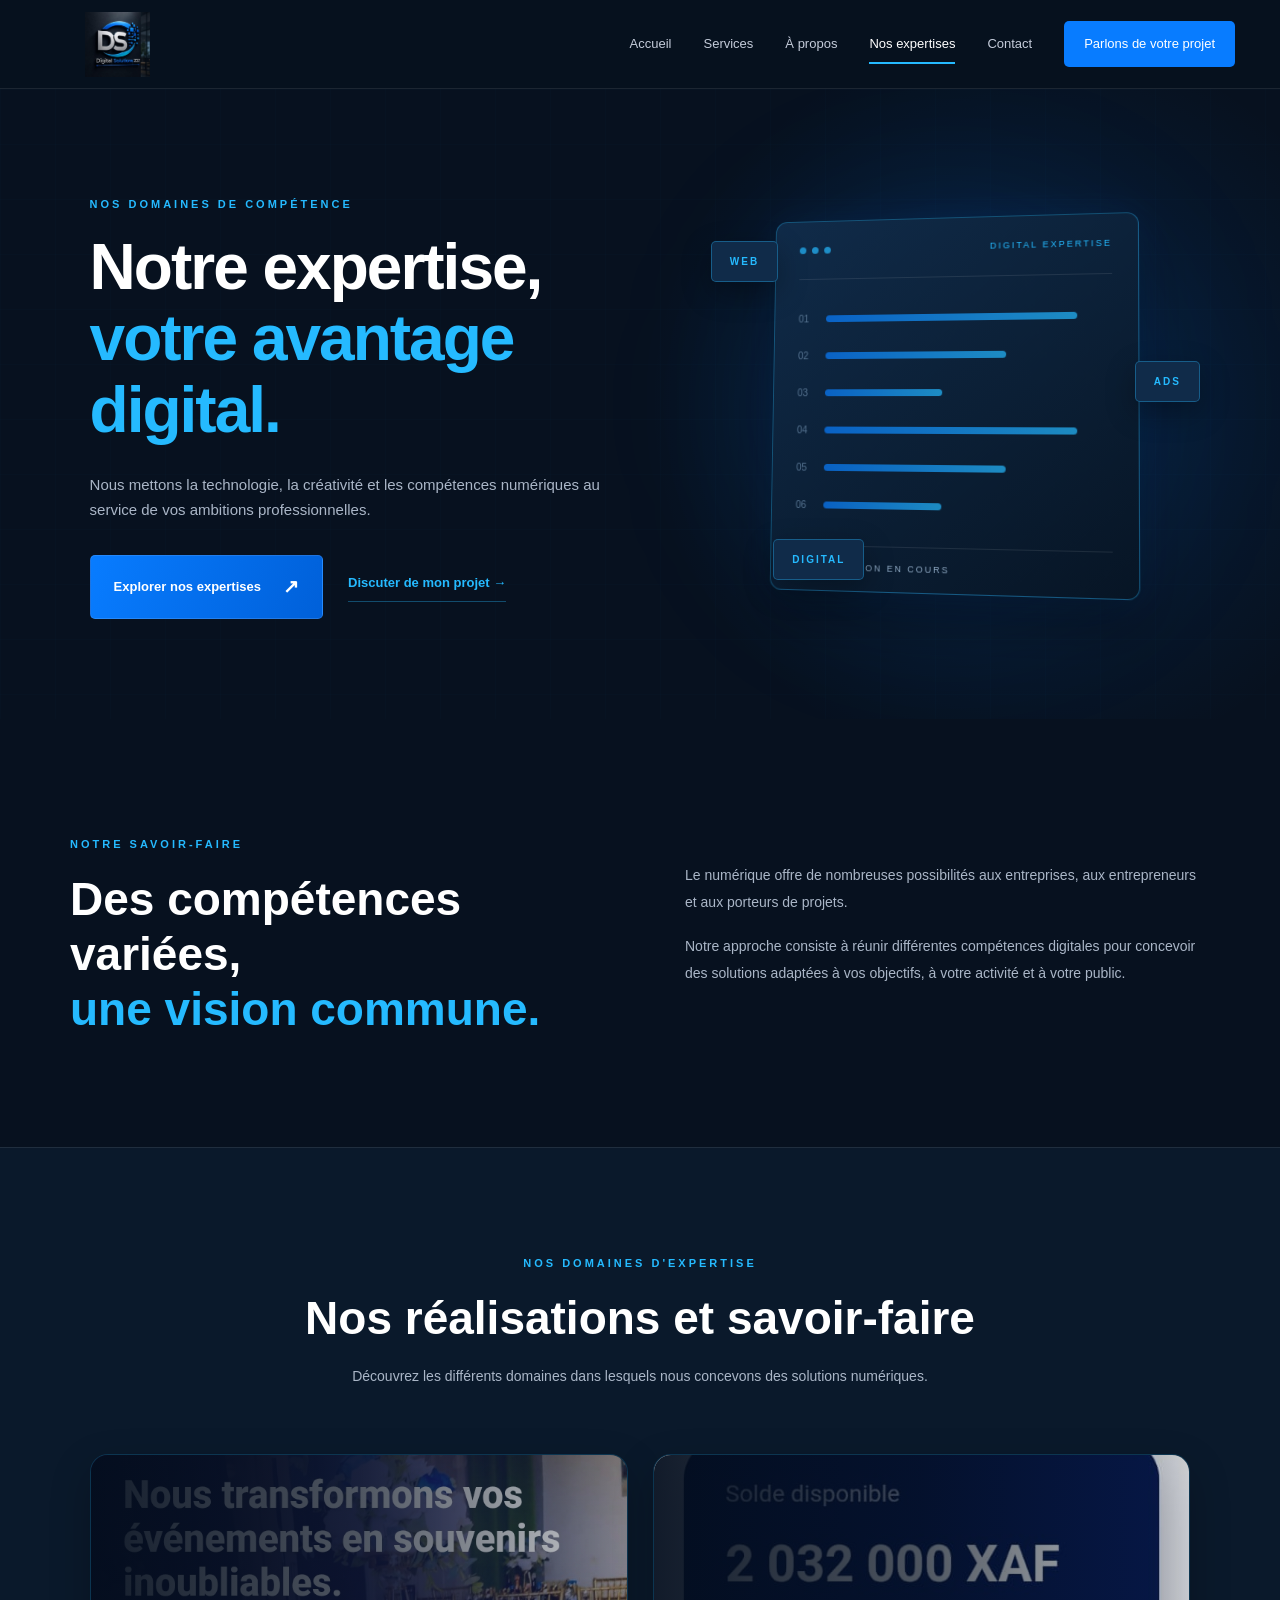
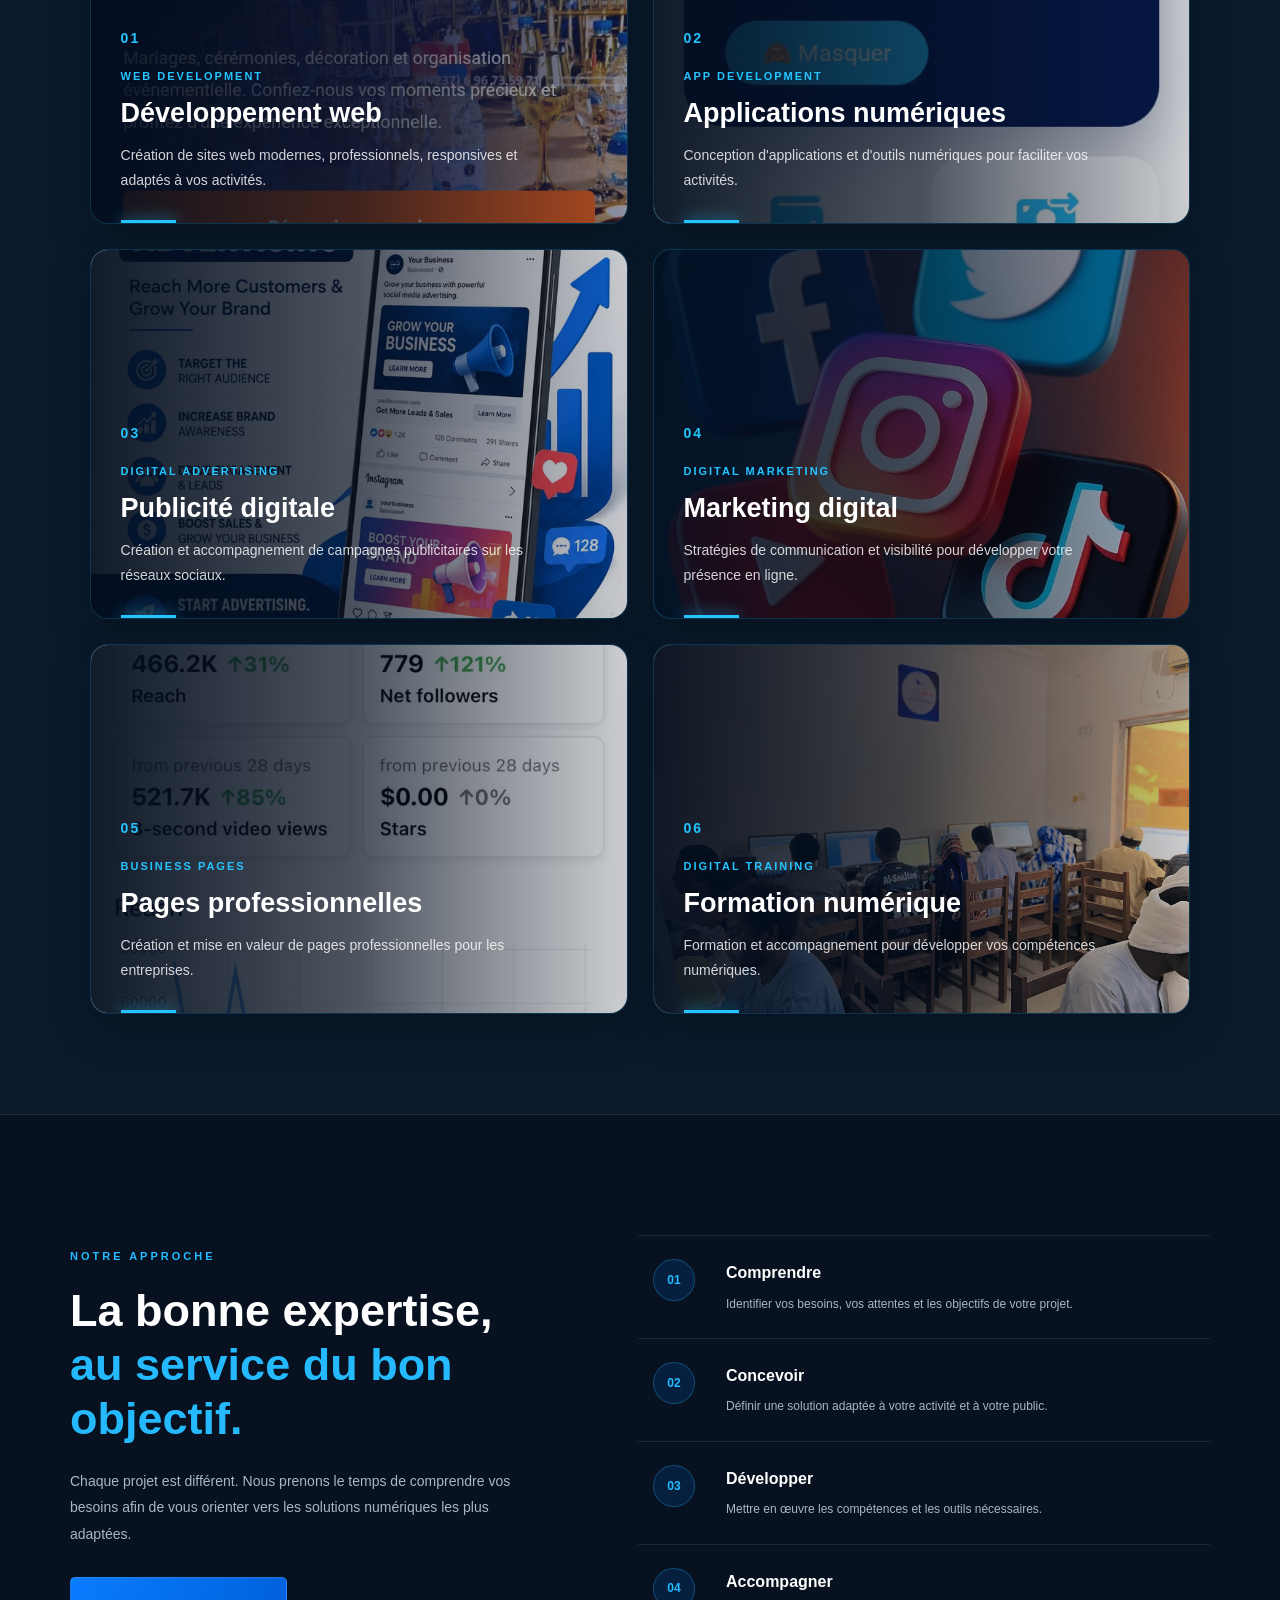
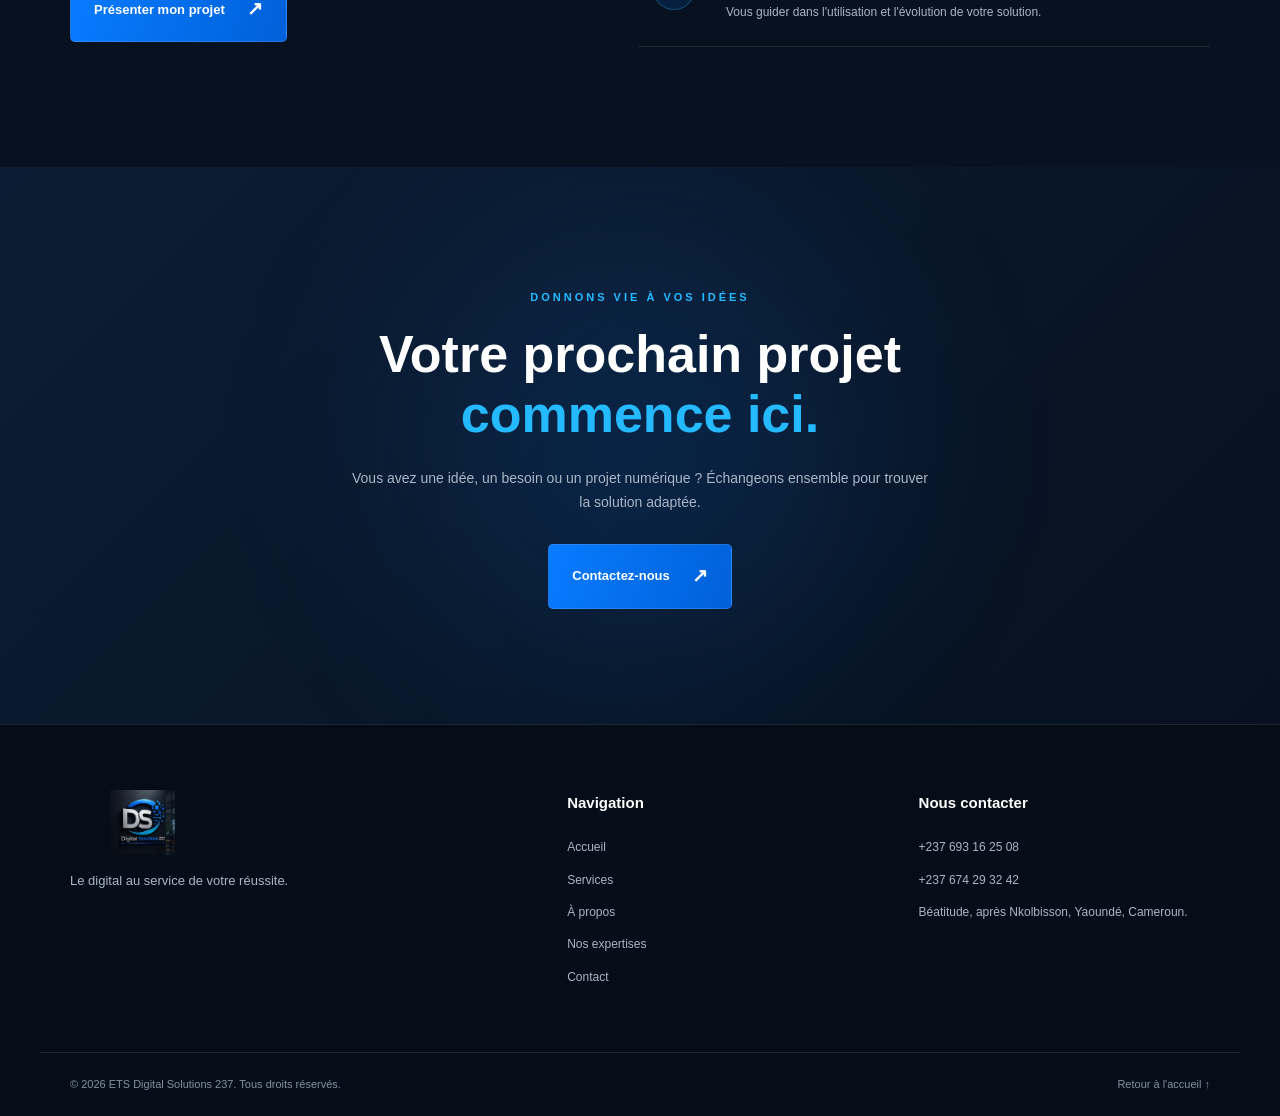
<file: expertises.html>
<!DOCTYPE html>
<html lang="fr">

<head>
    <meta charset="UTF-8">
    <meta name="viewport" content="width=device-width, initial-scale=1.0">

    <meta name="description" content="Découvrez les expertises de ETS Digital Solutions 237 : développement web, applications, publicité digitale, marketing et formation numérique.">

    <title>Nos expertises | ETS Digital Solutions 237</title>

    <link rel="stylesheet" href="css/expertises.css">
</head>

<body>

    <!-- =================================
         HEADER
    ================================== -->

    <header class="site-header">

        <div class="header-container">

            <a href="index.html" class="logo">
                <img src="images/logo.jpg" alt="ETS Digital Solutions 237">
            </a>

            <button
                class="menu-toggle"
                id="menuToggle"
                aria-label="Ouvrir le menu"
                aria-expanded="false">

                <span></span>
                <span></span>
                <span></span>

            </button>

            <nav class="main-nav" id="mainNav">

                <a href="index.html#accueil">Accueil</a>

                <a href="services.html">Services</a>

                <a href="apropos.html">À propos</a>

                <a href="expertises.html" class="active">
                    Nos expertises
                </a>

                <a href="index.html#contact">Contact</a>

                <a href="contact.html-form" class="nav-button">
                    Parlons de votre projet
                </a>

            </nav>

        </div>

    </header>


    <!-- =================================
         HERO EXPERTISES
    ================================== -->

    <main>

        <section class="expertise-hero">

            <div class="hero-grid"></div>

            <div class="expertise-hero-content">

                <span class="section-label">
                    NOS DOMAINES DE COMPÉTENCE
                </span>

                <h1>
                    Notre expertise,
                    <span>votre avantage digital.</span>
                </h1>

                <p>
                    Nous mettons la technologie, la créativité
                    et les compétences numériques au service
                    de vos ambitions professionnelles.
                </p>

                <div class="hero-actions">

                    <a href="#domaines" class="primary-button">
                        Explorer nos expertises
                        <span>↗</span>
                    </a>

                    <a href="index.html#contact" class="text-link">
                        Discuter de mon projet →
                    </a>

                </div>

            </div>


            <div class="expertise-hero-visual">

                <div class="visual-glow"></div>

                <div class="tech-panel">

                    <div class="panel-header">

                        <div class="panel-dots">
                            <span></span>
                            <span></span>
                            <span></span>
                        </div>

                        <small> DIGITAL EXPERTISE </small>

                    </div>

                    <div class="panel-content">

                        <div class="code-line">
                            <span>01</span>
                            <div class="code-long"></div>
                        </div>

                        <div class="code-line">
                            <span>02</span>
                            <div class="code-medium"></div>
                        </div>

                        <div class="code-line">
                            <span>03</span>
                            <div class="code-short"></div>
                        </div>

                        <div class="code-line">
                            <span>04</span>
                            <div class="code-long"></div>
                        </div>

                        <div class="code-line">
                            <span>05</span>
                            <div class="code-medium"></div>
                        </div>

                        <div class="code-line">
                            <span>06</span>
                            <div class="code-short"></div>
                        </div>

                    </div>

                    <div class="panel-footer">
                        <span class="status-dot"></span>
                        INNOVATION EN COURS
                    </div>

                </div>

                <div class="floating-tech tech-one">
                    WEB
                </div>

                <div class="floating-tech tech-two">
                    ADS
                </div>

                <div class="floating-tech tech-three">
                    DIGITAL
                </div>

            </div>

        </section>


        <!-- =================================
             INTRODUCTION
        ================================== -->

        <section class="expertise-intro">

            <div class="intro-heading">

                <span class="section-label">
                    NOTRE SAVOIR-FAIRE
                </span>

                <h2>
                    Des compétences variées,
                    <span>une vision commune.</span>
                </h2>

            </div>

            <div class="intro-description">

                <p>
                    Le numérique offre de nombreuses possibilités
                    aux entreprises, aux entrepreneurs et aux
                    porteurs de projets.
                </p>

                <p>
                    Notre approche consiste à réunir différentes
                    compétences digitales pour concevoir des
                    solutions adaptées à vos objectifs, à votre
                    activité et à votre public.
                </p>

            </div>

        </section>


        <!-- =================================
             DOMAINES D'EXPERTISE
        ================================== -->

        <section class="expertise-domains" id="domaines">

    <div class="section-heading">
        <span class="section-label">NOS DOMAINES D'EXPERTISE</span>
        <h2>Nos réalisations et savoir-faire</h2>
        <p>
            Découvrez les différents domaines dans lesquels
            nous concevons des solutions numériques.
        </p>
    </div>

    <div class="expertise-grid">

        <!-- 01 : DÉVELOPPEMENT WEB -->
        <article class="expertise-card">

            <div class="expertise-slideshow" data-slideshow>
                <img src="images/site-web-01.jpg" class="active" alt="Réalisation web 1">
                <img src="images/site-web-02.jpg" alt="Réalisation web 2">
                <img src="images/site-web-03.jpg" alt="Réalisation web 3">
                <img src="images/site-web-04.jpg" alt="Réalisation web 4">
            </div>

            <div class="expertise-card-overlay"></div>

            <div class="expertise-card-content">
                <span class="expertise-number">01</span>
                <span class="card-category">WEB DEVELOPMENT</span>
                <h3>Développement web</h3>
                <p>
                    Création de sites web modernes, professionnels,
                    responsives et adaptés à vos activités.
                </p>
            </div>

        </article>


        <!-- 02 : APPLICATIONS -->
        <article class="expertise-card">

            <div class="expertise-slideshow" data-slideshow>
                <img src="images/application-01.jpg" class="active" alt="Application 1">
                <img src="images/application-02.jpg" alt="Application 2">
                <img src="images/application-03.jpg" alt="Application 3">
                <img src="images/application-04.jpg" alt="Application 4">
            </div>

            <div class="expertise-card-overlay"></div>

            <div class="expertise-card-content">
                <span class="expertise-number">02</span>
                <span class="card-category">APP DEVELOPMENT</span>
                <h3>Applications numériques</h3>
                <p>
                    Conception d'applications et d'outils numériques
                    pour faciliter vos activités.
                </p>
            </div>

        </article>


        <!-- 03 : PUBLICITÉ -->
        <article class="expertise-card">

            <div class="expertise-slideshow" data-slideshow>
                <img src="images/publicite-01.jpg" class="active" alt="Publicité 1">
                <img src="images/publicite-02.jpg" alt="Publicité 2">
                <img src="images/publicite-03.jpg" alt="Publicité 3">
                <img src="images/publicite-04.jpg" alt="Publicité 4">
            </div>

            <div class="expertise-card-overlay"></div>

            <div class="expertise-card-content">
                <span class="expertise-number">03</span>
                <span class="card-category">DIGITAL ADVERTISING</span>
                <h3>Publicité digitale</h3>
                <p>
                    Création et accompagnement de campagnes
                    publicitaires sur les réseaux sociaux.
                </p>
            </div>

        </article>


        <!-- 04 : MARKETING -->
        <article class="expertise-card">

            <div class="expertise-slideshow" data-slideshow>
                <img src="images/marketing-01.jpg" class="active" alt="Marketing 1">
                <img src="images/marketing-02.jpg" alt="Marketing 2">
                <img src="images/marketing-03.jpg" alt="Marketing 3">
                <img src="images/marketing-04.jpg" alt="Marketing 4">
            </div>

            <div class="expertise-card-overlay"></div>

            <div class="expertise-card-content">
                <span class="expertise-number">04</span>
                <span class="card-category">DIGITAL MARKETING</span>
                <h3>Marketing digital</h3>
                <p>
                    Stratégies de communication et visibilité
                    pour développer votre présence en ligne.
                </p>
            </div>

        </article>


        <!-- 05 : PAGES PROFESSIONNELLES -->
        <article class="expertise-card">

            <div class="expertise-slideshow" data-slideshow>
                <img src="images/pages-pro-01.jpg" class="active" alt="Page professionnelle 1">
                <img src="images/pages-pro-02.jpg" alt="Page professionnelle 2">
                <img src="images/pages-pro-03.jpg" alt="Page professionnelle 3">
                <img src="images/pages-pro-04.jpg" alt="Page professionnelle 4">
            </div>

            <div class="expertise-card-overlay"></div>

            <div class="expertise-card-content">
                <span class="expertise-number">05</span>
                <span class="card-category">BUSINESS PAGES</span>
                <h3>Pages professionnelles</h3>
                <p>
                    Création et mise en valeur de pages
                    professionnelles pour les entreprises.
                </p>
            </div>

        </article>


        <!-- 06 : FORMATION -->
        <article class="expertise-card">

            <div class="expertise-slideshow" data-slideshow>
                <img src="images/formation-01.jpg" class="active" alt="Formation 1">
                <img src="images/formation-02.jpg" alt="Formation 2">
                <img src="images/formation-03.jpg" alt="Formation 3">
                <img src="images/formation-04.jpg" alt="Formation 4">
            </div>

            <div class="expertise-card-overlay"></div>

            <div class="expertise-card-content">
                <span class="expertise-number">06</span>
                <span class="card-category">DIGITAL TRAINING</span>
                <h3>Formation numérique</h3>
                <p>
                    Formation et accompagnement pour développer
                    vos compétences numériques.
                </p>
            </div>

        </article>

    </div>

        </section>
                <!-- =================================
             NOTRE APPROCHE
        ================================== -->

        <section class="expertise-approach">

            <div class="approach-content">

                <span class="section-label">
                    NOTRE APPROCHE
                </span>

                <h2>
                    La bonne expertise,
                    <span>au service du bon objectif.</span>
                </h2>

                <p>
                    Chaque projet est différent. Nous prenons
                    le temps de comprendre vos besoins afin
                    de vous orienter vers les solutions
                    numériques les plus adaptées.
                </p>

                <a href="index.html#contact" class="primary-button">
                    Présenter mon projet
                    <span>↗</span>
                </a>

            </div>


            <div class="approach-points">

                <div class="approach-point">

                    <span class="point-number">01</span>

                    <div>
                        <h3>Comprendre</h3>

                        <p>
                            Identifier vos besoins, vos attentes
                            et les objectifs de votre projet.
                        </p>
                    </div>

                </div>


                <div class="approach-point">

                    <span class="point-number">02</span>

                    <div>
                        <h3>Concevoir</h3>

                        <p>
                            Définir une solution adaptée à votre
                            activité et à votre public.
                        </p>
                    </div>

                </div>


                <div class="approach-point">

                    <span class="point-number">03</span>

                    <div>
                        <h3>Développer</h3>

                        <p>
                            Mettre en œuvre les compétences
                            et les outils nécessaires.
                        </p>
                    </div>

                </div>


                <div class="approach-point">

                    <span class="point-number">04</span>

                    <div>
                        <h3>Accompagner</h3>

                        <p>
                            Vous guider dans l'utilisation
                            et l'évolution de votre solution.
                        </p>
                    </div>

                </div>

            </div>

        </section>


        <!-- =================================
             CTA
        ================================== -->

        <section class="expertise-cta">

            <div class="cta-glow"></div>

            <div class="cta-content">

                <span class="section-label">
                    DONNONS VIE À VOS IDÉES
                </span>

                <h2>
                    Votre prochain projet
                    <span>commence ici.</span>
                </h2>

                <p>
                    Vous avez une idée, un besoin ou un projet
                    numérique ? Échangeons ensemble pour trouver
                    la solution adaptée.
                </p>

                <a href="index.html#contact" class="primary-button">
                    Contactez-nous
                    <span>↗</span>
                </a>

            </div>

        </section>

    </main>


    <!-- =================================
         FOOTER
    ================================== -->

    <footer class="site-footer">

        <div class="footer-main">

            <div class="footer-brand">

                <a href="index.html">
                    <img src="images/logo.jpg"
                         alt="ETS Digital Solutions 237">
                </a>

                <p>
                    Le digital au service de votre réussite.
                </p>

            </div>


            <div class="footer-links">

                <h3>Navigation</h3>

                <a href="index.html">Accueil</a>

                <a href="services.html">Services</a>

                <a href="apropos.html">À propos</a>

                <a href="expertises.html">Nos expertises</a>

                <a href="index.html#contact">Contact</a>

            </div>


            <div class="footer-contact">

                <h3>Nous contacter</h3>

                <a href="tel:+237693162508">
                    +237 693 16 25 08
                </a>

                <a href="tel:+237674293242">
                    +237 674 29 32 42
                </a>

                <p>
                    Béatitude, après Nkolbisson,
                    Yaoundé, Cameroun.
                </p>

            </div>

        </div>


        <div class="footer-bottom">

            <p>
                © <span id="currentYear"></span>
                ETS Digital Solutions 237.
                Tous droits réservés.
            </p>

            <a href="index.html">
                Retour à l'accueil ↑
            </a>

        </div>

    </footer>


    <script src="js/expertises.js"></script>

</body>

</html>
</file>
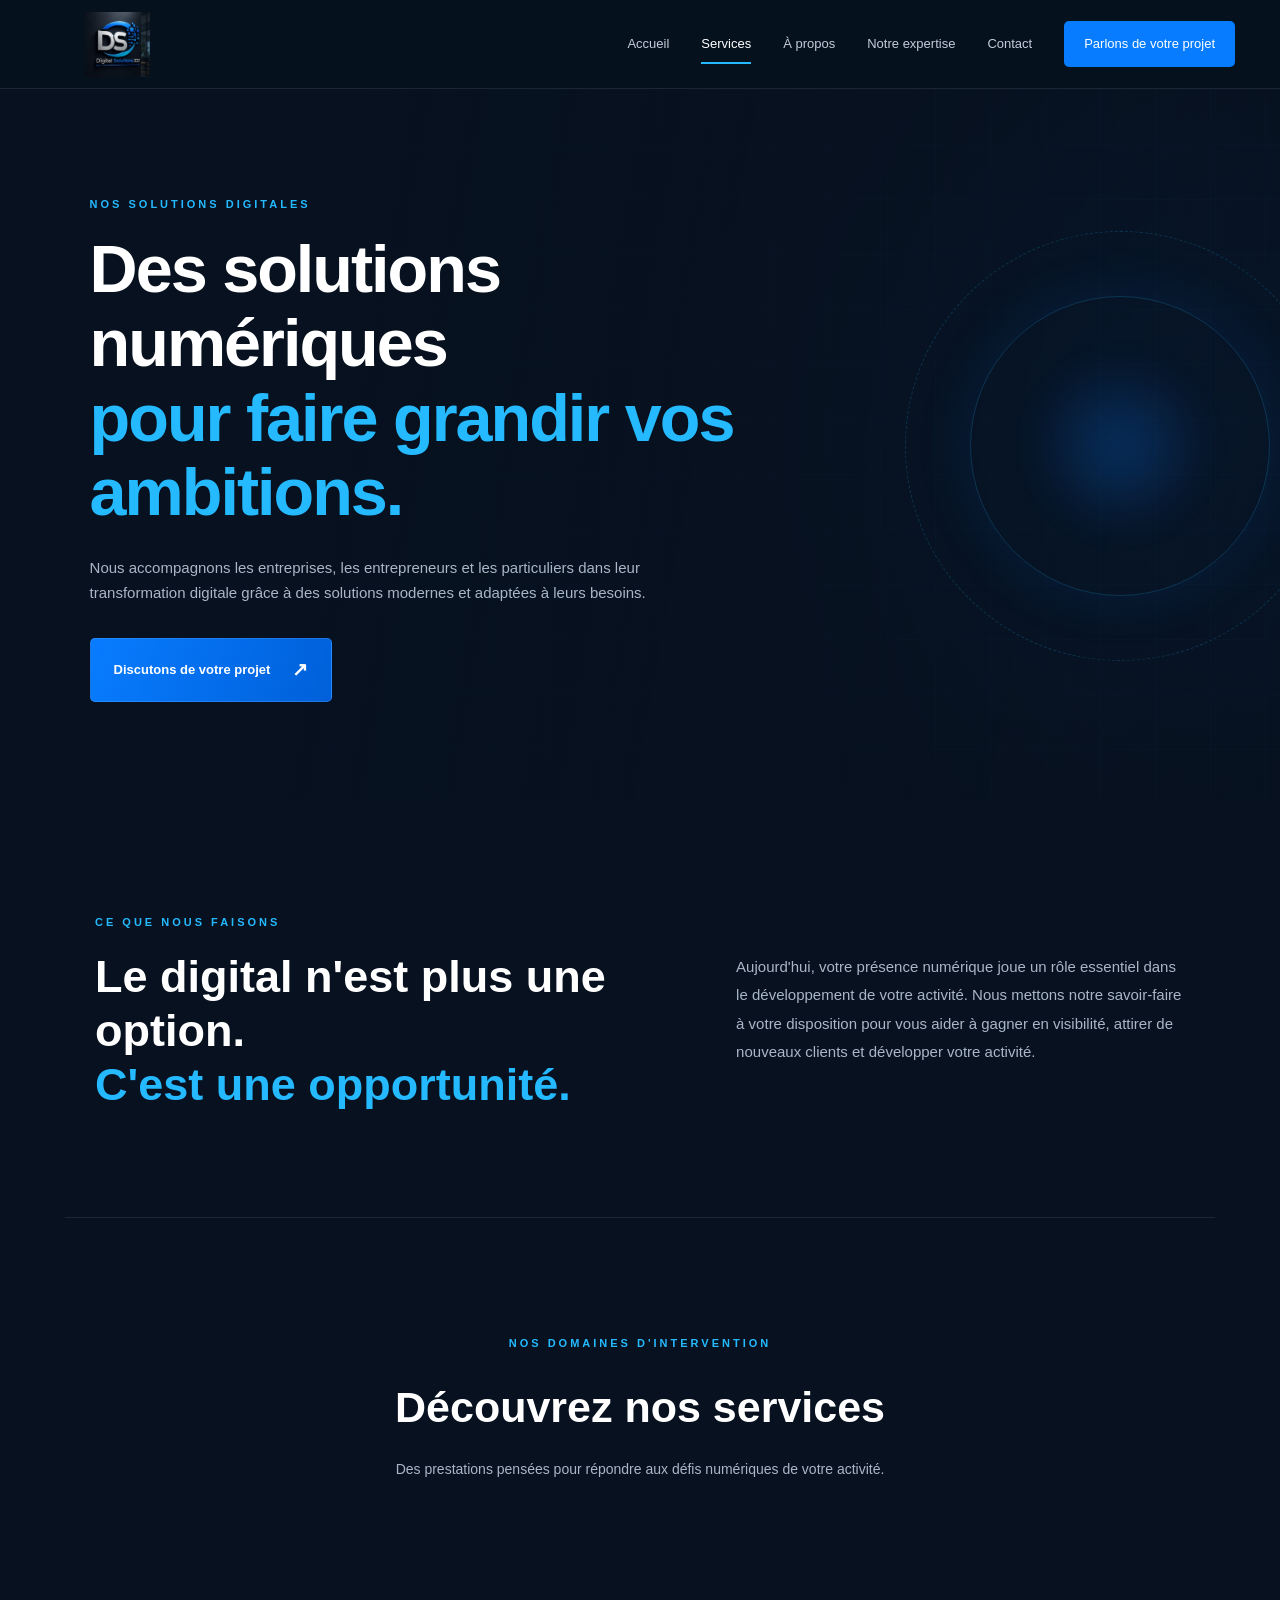
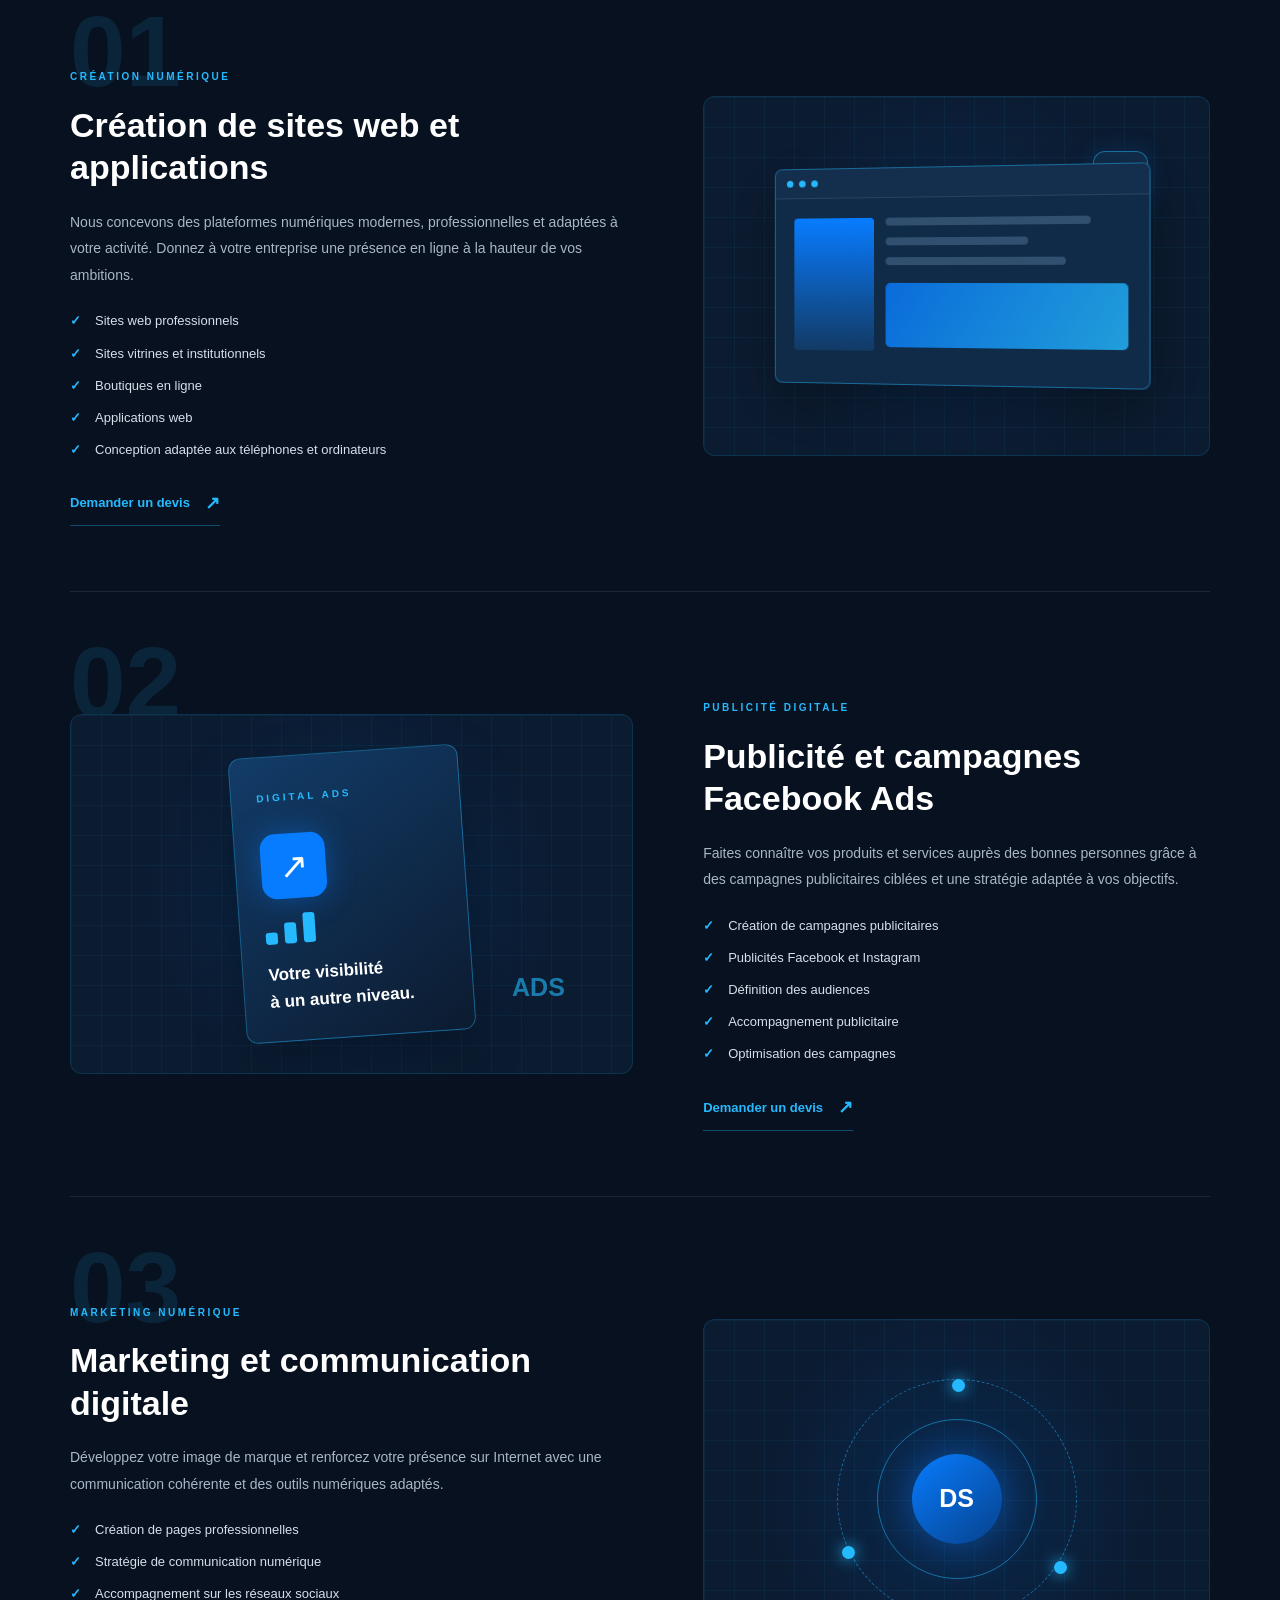
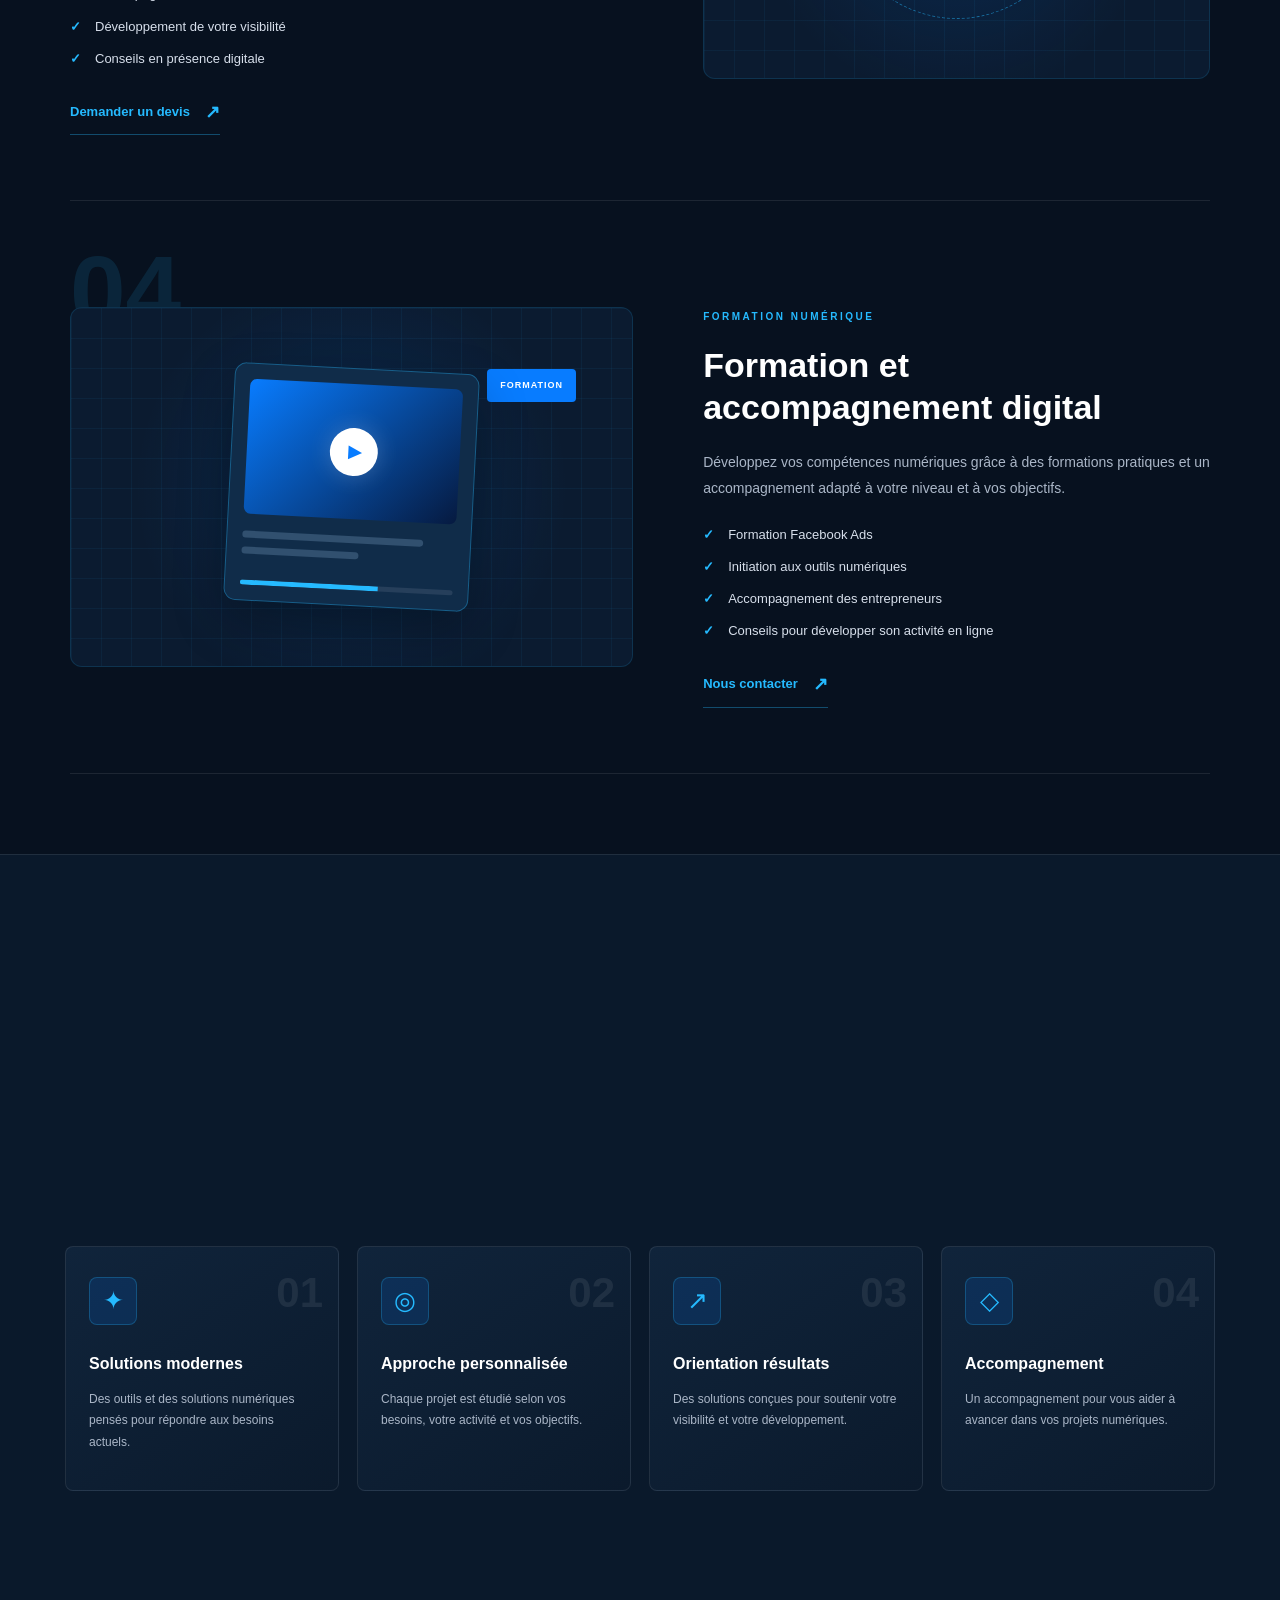
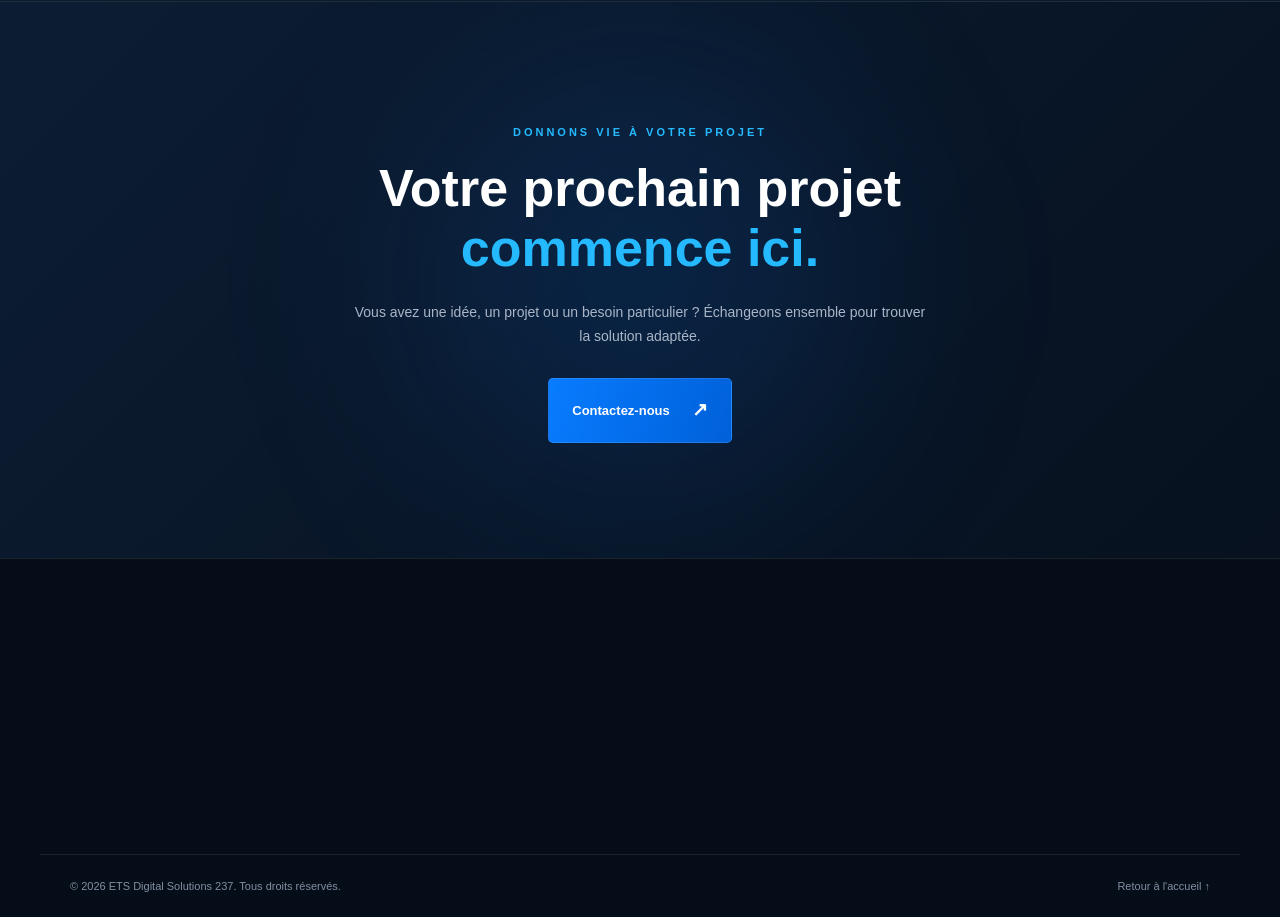
<file: services.html>
<!DOCTYPE html>
<html lang="fr">

<head>
    <meta charset="UTF-8">
    <meta name="viewport" content="width=device-width, initial-scale=1.0">

    <meta name="description" content="Découvrez les services de ETS Digital Solutions 237 : création de sites web, publicité digitale, marketing numérique et formation.">

    <title>Nos services | ETS Digital Solutions 237</title>

    <link rel="stylesheet" href="css/services.css">
</head>

<body>

    <!-- HEADER -->

    <header class="site-header">

        <div class="header-container">

            <a href="index.html" class="logo">
                <img src="images/logo.jpg" alt="ETS Digital Solutions 237">
            </a>

            <button class="menu-toggle" id="menuToggle"
                aria-label="Ouvrir le menu"
                aria-expanded="false">
                <span></span>
                <span></span>
                <span></span>
            </button>

            <nav class="main-nav" id="mainNav">

                <a href="index.html#accueil">Accueil</a>

                <a href="services.html" class="active">Services</a>

                <a href="apropos.html">À propos</a>

                <a href="expertises.html">Notre expertise</a>

                <a href="contact.html">Contact</a>

                <a href="contact.html-form" class="nav-button">
                    Parlons de votre projet
                </a>

            </nav>

        </div>

    </header>


    <main>

        <!-- HERO SERVICES -->

        <section class="services-hero">

            <div class="hero-background"></div>

            <div class="services-hero-content">

                <span class="section-label">
                    NOS SOLUTIONS DIGITALES
                </span>

                <h1>
                    Des solutions numériques
                    <span>pour faire grandir vos ambitions.</span>
                </h1>

                <p>
                    Nous accompagnons les entreprises, les entrepreneurs
                    et les particuliers dans leur transformation digitale
                    grâce à des solutions modernes et adaptées à leurs besoins.
                </p>

                <a href="index.html#contact" class="primary-button">
                    Discutons de votre projet
                    <span>↗</span>
                </a>

            </div>

            <div class="hero-decoration">
                <div class="decoration-circle circle-one"></div>
                <div class="decoration-circle circle-two"></div>
                <div class="decoration-line"></div>
            </div>

        </section>


        <!-- INTRODUCTION -->

        <section class="services-intro">

            <div class="intro-content">

                <span class="section-label">
                    CE QUE NOUS FAISONS
                </span>

                <h2>
                    Le digital n'est plus une option.
                    <span>C'est une opportunité.</span>
                </h2>

            </div>

            <div class="intro-description">

                <p>
                    Aujourd'hui, votre présence numérique joue un rôle
                    essentiel dans le développement de votre activité.
                    Nous mettons notre savoir-faire à votre disposition
                    pour vous aider à gagner en visibilité, attirer
                    de nouveaux clients et développer votre activité.
                </p>

            </div>

        </section>


        <!-- LISTE DES SERVICES -->

        <section class="services-list">

            <div class="section-heading">

                <span class="section-label">
                    NOS DOMAINES D'INTERVENTION
                </span>

                <h2>
                    Découvrez nos services
                </h2>

                <p>
                    Des prestations pensées pour répondre aux défis
                    numériques de votre activité.
                </p>

            </div>


            <!-- SERVICE 01 -->

            <article class="service-detail">

                <div class="service-number">01</div>

                <div class="service-detail-content">

                    <span class="service-category">
                        CRÉATION NUMÉRIQUE
                    </span>

                    <h3>
                        Création de sites web et applications
                    </h3>

                    <p>
                        Nous concevons des plateformes numériques modernes,
                        professionnelles et adaptées à votre activité.
                        Donnez à votre entreprise une présence en ligne
                        à la hauteur de vos ambitions.
                    </p>

                    <ul>
                        <li>Sites web professionnels</li>
                        <li>Sites vitrines et institutionnels</li>
                        <li>Boutiques en ligne</li>
                        <li>Applications web</li>
                        <li>Conception adaptée aux téléphones et ordinateurs</li>
                    </ul>

                    <a href="index.html#contact" class="service-link">
                        Demander un devis <span>↗</span>
                    </a>

                </div>

                <div class="service-detail-visual visual-one">
                    <div class="visual-window">
                        <div class="window-top">
                            <span></span>
                            <span></span>
                            <span></span>
                        </div>

                        <div class="window-content">
                            <div class="window-sidebar"></div>
                            <div class="window-lines">
                                <span></span>
                                <span></span>
                                <span></span>
                                <div class="window-box"></div>
                            </div>
                        </div>
                    </div>

                    <span class="floating-code">&lt;/&gt;</span>
                </div>

            </article>


            <!-- SERVICE 02 -->

            <article class="service-detail reverse">

                <div class="service-number">02</div>

                <div class="service-detail-content">

                    <span class="service-category">
                        PUBLICITÉ DIGITALE
                    </span>

                    <h3>
                        Publicité et campagnes Facebook Ads
                    </h3>

                    <p>
                        Faites connaître vos produits et services auprès
                        des bonnes personnes grâce à des campagnes
                        publicitaires ciblées et une stratégie adaptée
                        à vos objectifs.
                    </p>

                    <ul>
                        <li>Création de campagnes publicitaires</li>
                        <li>Publicités Facebook et Instagram</li>
                        <li>Définition des audiences</li>
                        <li>Accompagnement publicitaire</li>
                        <li>Optimisation des campagnes</li>
                    </ul>

                    <a href="index.html#contact" class="service-link">
                        Demander un devis <span>↗</span>
                    </a>

                </div>

                <div class="service-detail-visual visual-two">
                    <div class="advertising-card">
                        <span class="ad-label">DIGITAL ADS</span>
                        <div class="ad-symbol">↗</div>
                        <div class="ad-bars">
                            <span></span>
                            <span></span>
                            <span></span>
                        </div>
                        <strong>Votre visibilité<br>à un autre niveau.</strong>
                    </div>

                    <span class="floating-ad">ADS</span>
                </div>

            </article>


            <!-- SERVICE 03 -->

            <article class="service-detail">

                <div class="service-number">03</div>

                <div class="service-detail-content">

                    <span class="service-category">
                        MARKETING NUMÉRIQUE
                    </span>

                    <h3>
                        Marketing et communication digitale
                    </h3>

                    <p>
                        Développez votre image de marque et renforcez
                        votre présence sur Internet avec une communication
                        cohérente et des outils numériques adaptés.
                    </p>

                    <ul>
                        <li>Création de pages professionnelles</li>
                        <li>Stratégie de communication numérique</li>
                        <li>Accompagnement sur les réseaux sociaux</li>
                        <li>Développement de votre visibilité</li>
                        <li>Conseils en présence digitale</li>
                    </ul>

                    <a href="index.html#contact" class="service-link">
                        Demander un devis <span>↗</span>
                    </a>

                </div>

                <div class="service-detail-visual visual-three">
                    <div class="marketing-card">
                        <div class="marketing-orbit orbit-one"></div>
                        <div class="marketing-orbit orbit-two"></div>
                        <div class="marketing-center">DS</div>
                        <span class="marketing-dot dot-one"></span>
                        <span class="marketing-dot dot-two"></span>
                        <span class="marketing-dot dot-three"></span>
                    </div>
                </div>

            </article>


            <!-- SERVICE 04 -->

            <article class="service-detail reverse">

                <div class="service-number">04</div>

                <div class="service-detail-content">

                    <span class="service-category">
                        FORMATION NUMÉRIQUE
                    </span>

                    <h3>
                        Formation et accompagnement digital
                    </h3>

                    <p>
                        Développez vos compétences numériques grâce
                        à des formations pratiques et un accompagnement
                        adapté à votre niveau et à vos objectifs.
                    </p>

                    <ul>
                        <li>Formation Facebook Ads</li>
                        <li>Initiation aux outils numériques</li>
                        <li>Accompagnement des entrepreneurs</li>
                        <li>Conseils pour développer son activité en ligne</li>
                    </ul>

                    <a href="index.html#contact" class="service-link">
                        Nous contacter <span>↗</span>
                    </a>

                </div>

                <div class="service-detail-visual visual-four">
                    <div class="training-card">
                        <div class="training-screen">
                            <span class="play-icon">▶</span>
                        </div>
                        <div class="training-lines">
                            <span></span>
                            <span></span>
                        </div>
                        <div class="training-progress">
                            <span></span>
                        </div>
                    </div>
                    <span class="training-badge">FORMATION</span>
                </div>

            </article>

        </section>
                <!-- POURQUOI NOUS CHOISIR -->

        <section class="why-us">

            <div class="why-us-heading">

                <span class="section-label">
                    NOTRE ENGAGEMENT
                </span>

                <h2>
                    Pourquoi choisir
                    <span>ETS Digital Solutions 237 ?</span>
                </h2>

                <p>
                    Nous plaçons vos objectifs au centre de notre
                    accompagnement pour vous proposer des solutions
                    utiles, modernes et adaptées.
                </p>

            </div>


            <div class="advantages-grid">

                <div class="advantage-card">
                    <span class="advantage-number">01</span>
                    <div class="advantage-icon">✦</div>
                    <h3>Solutions modernes</h3>
                    <p>
                        Des outils et des solutions numériques
                        pensés pour répondre aux besoins actuels.
                    </p>
                </div>


                <div class="advantage-card">
                    <span class="advantage-number">02</span>
                    <div class="advantage-icon">◎</div>
                    <h3>Approche personnalisée</h3>
                    <p>
                        Chaque projet est étudié selon vos besoins,
                        votre activité et vos objectifs.
                    </p>
                </div>


                <div class="advantage-card">
                    <span class="advantage-number">03</span>
                    <div class="advantage-icon">↗</div>
                    <h3>Orientation résultats</h3>
                    <p>
                        Des solutions conçues pour soutenir votre
                        visibilité et votre développement.
                    </p>
                </div>


                <div class="advantage-card">
                    <span class="advantage-number">04</span>
                    <div class="advantage-icon">◇</div>
                    <h3>Accompagnement</h3>
                    <p>
                        Un accompagnement pour vous aider à avancer
                        dans vos projets numériques.
                    </p>
                </div>

            </div>

        </section>


        <!-- CTA FINAL -->

        <section class="services-cta">

            <div class="cta-glow"></div>

            <div class="cta-content">

                <span class="section-label">
                    DONNONS VIE À VOTRE PROJET
                </span>

                <h2>
                    Votre prochain projet
                    <span>commence ici.</span>
                </h2>

                <p>
                    Vous avez une idée, un projet ou un besoin particulier ?
                    Échangeons ensemble pour trouver la solution adaptée.
                </p>

                <a href="index.html#contact" class="primary-button">
                    Contactez-nous
                    <span>↗</span>
                </a>

            </div>

        </section>

    </main>


    <!-- FOOTER -->

    <footer class="site-footer">

        <div class="footer-main">

            <div class="footer-brand">

                <a href="index.html">
                    <img src="images/logo.jpg" alt="ETS Digital Solutions 237">
                </a>

                <p>
                    Le digital au service de votre réussite.
                </p>

            </div>


            <div class="footer-links">

                <h3>Navigation</h3>

                <a href="index.html">Accueil</a>
                <a href="services.html">Nos services</a>
                <a href="index.html#apropos">À propos</a>
                <a href="index.html#contact">Contact</a>

            </div>


            <div class="footer-contact">

                <h3>Contact</h3>

                <a href="tel:+237693162508">
                    +237 693 16 25 08
                </a>

                <a href="tel:+237674293242">
                    +237 674 29 32 42
                </a>

                <p>
                    Béatitude, après Nkolbisson<br>
                    Yaoundé, Cameroun
                </p>

            </div>

        </div>


        <div class="footer-bottom">

            <p>
                © <span id="currentYear"></span>
                ETS Digital Solutions 237.
                Tous droits réservés.
            </p>

            <a href="index.html">
                Retour à l'accueil ↑
            </a>

        </div>

    </footer>


    <script src="js/services.js"></script>

</body>
</html>
</file>
<file: css/style.css>
/* =========================================
   ETS DIGITAL SOLUTIONS 237
   DESIGN GENERAL
========================================= */

* {
    margin: 0;
    padding: 0;
    box-sizing: border-box;
}

:root {
    --background: #07111f;
    --background-light: #0c1b30;
    --blue: #087cff;
    --blue-light: #25baff;
    --white: #ffffff;
    --grey: #a6b1c2;
    --border: rgba(255,255,255,0.09);
}

html {
    scroll-behavior: smooth;
    scroll-padding-top: 100px;
}

body {
    font-family: 'DM Sans', sans-serif;
    background: var(--background);
    color: var(--white);
    overflow-x: hidden;
}

a {
    text-decoration: none;
    color: inherit;
}

button {
    font-family: inherit;
}

img {
    max-width: 100%;
    display: block;
}

::selection {
    background: var(--blue);
    color: white;
}


/* =========================================
   HEADER
========================================= */

.site-header {
    position: sticky;
    top: 0;
    z-index: 1000;
    width: 100%;
    height: 88px;
    padding: 0 7%;
    display: flex;
    align-items: center;
    justify-content: space-between;
    background: rgba(7,17,31,0.95);
    backdrop-filter: blur(18px);
    border-bottom: 1px solid var(--border);
}

.logo {
    width: 145px;
    height: 65px;
    display: flex;
    align-items: center;
    flex-shrink: 0;
}

.logo img {
    width: 100%;
    height: 100%;
    object-fit: contain;
}

.main-nav {
    display: flex;
    align-items: center;
    gap: 32px;
}

.main-nav a {
    position: relative;
    font-size: 12px;
    color: #c1cad7;
    font-weight: 500;
    transition: color .3s ease;
    padding: 12px 0;
}

.main-nav a::after {
    content: "";
    position: absolute;
    bottom: 3px;
    left: 0;
    width: 0;
    height: 2px;
    background: var(--blue-light);
    transition: width .3s ease;
}

.main-nav a:hover,
.main-nav a.active {
    color: white;
}

.main-nav a:hover::after,
.main-nav a.active::after {
    width: 100%;
}

.header-button {
    display: flex;
    align-items: center;
    gap: 13px;
    padding: 13px 18px;
    background: var(--blue);
    border-radius: 5px;
    font-size: 11px;
    font-weight: 600;
    transition: .3s ease;
}

.header-button:hover {
    background: var(--blue-light);
    transform: translateY(-2px);
}

.header-button span {
    font-size: 17px;
}

.menu-toggle {
    display: none;
}


/* =========================================
   HERO
========================================= */

.hero {
    position: relative;
    min-height: 690px;
    padding: 110px 8% 100px;
    display: flex;
    align-items: center;
    overflow: hidden;
}

.hero-background {
    position: absolute;
    inset: 0;
    overflow: hidden;
    pointer-events: none;
}

.hero-grid {
    position: absolute;
    inset: 0;
    opacity: .12;
    background-image:
        linear-gradient(rgba(255,255,255,.08) 1px, transparent 1px),
        linear-gradient(90deg, rgba(255,255,255,.08) 1px, transparent 1px);
    background-size: 55px 55px;
    mask-image: linear-gradient(to right, black, transparent);
}

.hero-glow {
    position: absolute;
    border-radius: 50%;
    filter: blur(100px);
    opacity: .25;
}

.glow-one {
    width: 400px;
    height: 400px;
    background: #006eff;
    top: 5%;
    right: 10%;
}

.glow-two {
    width: 300px;
    height: 300px;
    background: #00baff;
    bottom: -20%;
    left: 10%;
    opacity: .12;
}

.hero-content {
    position: relative;
    z-index: 2;
    max-width: 650px;
    animation: heroAppear 1s ease both;
}

.hero-badge {
    display: inline-flex;
    align-items: center;
    gap: 12px;
    padding: 11px 16px;
    border: 1px solid rgba(37,186,255,.25);
    border-radius: 30px;
    background: rgba(8,124,255,.08);
    color: #b8dfff;
    font-size: 10px;
    letter-spacing: 1.5px;
    margin-bottom: 35px;
}

.status-dot {
    width: 7px;
    height: 7px;
    background: #28caff;
    border-radius: 50%;
    box-shadow: 0 0 12px #28caff;
}

.hero h1 {
    font-family: 'Space Grotesk', sans-serif;
    font-size: clamp(48px, 6vw, 78px);
    font-weight: 700;
    line-height: 1.12;
    letter-spacing: -3px;
    margin-bottom: 28px;
}

.hero h1 span {
    display: block;
    background: linear-gradient(90deg, #087cff, #43d5ff);
    -webkit-background-clip: text;
    background-clip: text;
    color: transparent;
}

.hero-content > p {
    max-width: 530px;
    color: var(--grey);
    font-size: 15px;
    line-height: 1.9;
    margin-bottom: 35px;
}

.hero-buttons {
    display: flex;
    align-items: center;
    gap: 15px;
    flex-wrap: wrap;
}

.primary-button {
    display: inline-flex;
    align-items: center;
    gap: 25px;
    padding: 17px 22px;
    background: var(--blue);
    border-radius: 5px;
    font-size: 12px;
    font-weight: 600;
    transition: .3s ease;
}

.primary-button:hover {
    background: var(--blue-light);
    transform: translateY(-4px);
    box-shadow: 0 10px 35px rgba(8,124,255,.25);
}

.primary-button span {
    font-size: 19px;
}

.secondary-button {
    padding: 16px 22px;
    border: 1px solid rgba(255,255,255,.2);
    border-radius: 5px;
    font-size: 12px;
    transition: .3s ease;
}

.secondary-button:hover {
    border-color: var(--blue-light);
    color: var(--blue-light);
}

.hero-trust {
    display: flex;
    align-items: center;
    gap: 15px;
    margin-top: 65px;
}

.trust-line {
    width: 40px;
    height: 1px;
    background: var(--blue-light);
}

.hero-trust p {
    color: #73849a;
    font-size: 9px;
    letter-spacing: 2px;
}


/* =========================================
   HERO VISUAL
========================================= */

.hero-visual {
    position: absolute;
    right: 8%;
    top: 50%;
    transform: translateY(-50%);
    width: 370px;
    height: 400px;
    display: flex;
    align-items: center;
    justify-content: center;
}

.visual-circle {
    position: absolute;
    border-radius: 50%;
    border: 1px solid rgba(37,186,255,.15);
}

.circle-one {
    width: 350px;
    height: 350px;
}

.circle-two {
    width: 270px;
    height: 270px;
    border-color: rgba(37,186,255,.25);
}

.digital-card {
    position: relative;
    z-index: 2;
    width: 285px;
    padding: 24px;
    border-radius: 15px;
    background: linear-gradient(145deg, #152a45, #091626);
    border: 1px solid rgba(37,186,255,.35);
    box-shadow: 0 25px 80px rgba(0,0,0,.5);
    transform: rotate(-5deg);
    animation: cardFloat 5s ease-in-out infinite;
}

.card-top,
.card-bottom {
    display: flex;
    justify-content: space-between;
    align-items: center;
}

.card-logo {
    width: 38px;
    height: 38px;
    display: flex;
    align-items: center;
    justify-content: center;
    background: linear-gradient(135deg, #087cff, #25baff);
    border-radius: 8px;
    font-family: 'Space Grotesk', sans-serif;
    font-weight: 700;
}

.card-top > span {
    font-size: 8px;
    letter-spacing: 1px;
    color: #a8c4e2;
}

.card-main {
    padding: 35px 0;
}

.card-symbol {
    display: flex;
    gap: 5px;
    color: var(--blue-light);
    font-family: monospace;
    font-size: 52px;
    font-weight: 700;
}

.card-main h3 {
    font-family: 'Space Grotesk', sans-serif;
    font-size: 28px;
    line-height: 1.15;
    margin: 10px 0;
}

.card-main p {
    color: #91a7c0;
    font-size: 10px;
}

.card-bottom {
    padding-top: 17px;
    border-top: 1px solid rgba(255,255,255,.1);
    font-size: 9px;
    color: #8297af;
}

.card-indicator {
    color: #3bd5a0;
}

.floating-element {
    position: absolute;
    z-index: 3;
    display: flex;
    align-items: center;
    gap: 9px;
    padding: 13px 17px;
    background: #142b45;
    border: 1px solid rgba(37,186,255,.25);
    border-radius: 8px;
    box-shadow: 0 15px 40px rgba(0,0,0,.3);
    font-size: 10px;
    animation: floating 4s ease-in-out infinite;
}

.floating-element span {
    color: var(--blue-light);
    font-size: 17px;
}

.floating-one {
    top: 45px;
    right: -10px;
}

.floating-two {
    bottom: 45px;
    left: -20px;
    animation-delay: 1s;
}

.hero-bottom {
    position: absolute;
    bottom: 25px;
    left: 8%;
    right: 8%;
    display: flex;
    align-items: center;
    gap: 20px;
    color: #66778d;
    font-size: 9px;
    letter-spacing: 2px;
}

.hero-bottom-line {
    width: 70px;
    height: 1px;
    background: var(--blue);
}


/* =========================================
   TITRES DES SECTIONS
========================================= */

.section-label {
    display: block;
    color: var(--blue-light);
    font-size: 10px;
    font-weight: 700;
    letter-spacing: 3px;
    margin-bottom: 22px;
}

.section-heading {
    display: flex;
    justify-content: space-between;
    align-items: flex-end;
    gap: 40px;
    margin-bottom: 60px;
}

.section-heading h2,
.expertise-heading h2 {
    font-family: 'Space Grotesk', sans-serif;
    font-size: clamp(35px, 4vw, 52px);
    line-height: 1.2;
    letter-spacing: -1.5px;
}

.section-heading h2 span,
.expertise-heading h2 span {
    color: var(--blue-light);
}

.section-heading > p {
    max-width: 390px;
    color: var(--grey);
    font-size: 13px;
    line-height: 1.9;
}


/* =========================================
   SERVICES
========================================= */

.services-section {
    padding: 110px 8%;
    background: #0a1728;
}

.services-grid {
    display: grid;
    grid-template-columns: repeat(4, 1fr);
    gap: 18px;
}

.service-card {
    position: relative;
    min-height: 300px;
    padding: 30px 23px;
    background: linear-gradient(145deg, #12243a, #0b192b);
    border: 1px solid var(--border);
    border-radius: 10px;
    overflow: hidden;
    transition: transform .4s ease, border-color .4s ease, box-shadow .4s ease;
}

.service-card::before {
    content: "";
    position: absolute;
    top: 0;
    left: 0;
    width: 0;
    height: 2px;
    background: var(--blue-light);
    transition: width .4s ease;
}

.service-card:hover {
    transform: translateY(-10px);
    border-color: rgba(37,186,255,.35);
    box-shadow: 0 20px 50px rgba(0,0,0,.2);
}

.service-card:hover::before {
    width: 100%;
}

.service-number {
    position: absolute;
    top: 25px;
    right: 25px;
    color: #52677f;
    font-size: 11px;
}

.service-icon {
    width: 55px;
    height: 55px;
    display: flex;
    align-items: center;
    justify-content: center;
    background: rgba(8,124,255,.12);
    border: 1px solid rgba(37,186,255,.2);
    border-radius: 12px;
    color: var(--blue-light);
    font-size: 28px;
    margin-bottom: 30px;
}

.service-card h3 {
    font-family: 'Space Grotesk', sans-serif;
    font-size: 19px;
    margin-bottom: 15px;
}

.service-card p {
    min-height: 75px;
    color: var(--grey);
    font-size: 12px;
    line-height: 1.9;
}

.service-link {
    display: inline-flex;
    align-items: center;
    gap: 12px;
    margin-top: 20px;
    color: var(--blue-light);
    font-size: 11px;
    font-weight: 600;
}

.service-link span {
    transition: transform .3s ease;
}

.service-link:hover span {
    transform: translate(4px, -4px);
}
/* =========================================
   À PROPOS
========================================= */

.about-section {
    padding: 130px 9%;
    display: grid;
    grid-template-columns: 1fr 1fr;
    align-items: center;
    gap: 100px;
}

.about-visual {
    position: relative;
    min-height: 450px;
    display: flex;
    align-items: center;
    justify-content: center;
}

.about-image-frame {
    position: relative;
    width: 90%;
    height: 390px;
    display: flex;
    align-items: center;
    justify-content: center;
    background:
        radial-gradient(circle at 50% 40%, rgba(8,124,255,.35), transparent 55%),
        linear-gradient(145deg, #132b47, #091526);
    border: 1px solid rgba(37,186,255,.2);
    border-radius: 12px;
    overflow: hidden;
}

.about-image-frame::before,
.about-image-frame::after {
    content: "";
    position: absolute;
    width: 250px;
    height: 250px;
    border: 1px solid rgba(37,186,255,.2);
    border-radius: 50%;
}

.about-image-frame::after {
    width: 350px;
    height: 350px;
}

.about-logo {
    position: relative;
    z-index: 2;
    text-align: center;
}

.about-logo span {
    font-family: 'Space Grotesk', sans-serif;
    font-size: 115px;
    font-weight: 700;
    color: white;
    text-shadow: 0 0 50px rgba(8,124,255,.7);
}

.about-logo p {
    color: var(--blue-light);
    font-size: 11px;
    letter-spacing: 4px;
}

.about-decoration {
    position: absolute;
    right: -10px;
    bottom: 5px;
    padding: 20px 28px;
    background: var(--blue);
    border-radius: 8px;
    box-shadow: 0 15px 40px rgba(8,124,255,.25);
}

.about-decoration span {
    font-family: 'Space Grotesk', sans-serif;
    font-size: 30px;
    font-weight: 700;
}

.about-decoration p {
    font-size: 8px;
    letter-spacing: 1px;
}

.about-content h2 {
    font-family: 'Space Grotesk', sans-serif;
    font-size: clamp(38px, 4vw, 53px);
    line-height: 1.2;
    letter-spacing: -1.5px;
    margin-bottom: 28px;
}

.about-content h2 span {
    color: var(--blue-light);
}

.about-content > p {
    color: var(--grey);
    font-size: 13px;
    line-height: 2;
    margin-bottom: 20px;
}

.about-button {
    display: inline-flex;
    align-items: center;
    gap: 25px;
    margin-top: 20px;
    padding: 16px 20px;
    background: rgba(8,124,255,.12);
    border: 1px solid rgba(37,186,255,.3);
    border-radius: 5px;
    color: var(--blue-light);
    font-size: 11px;
    font-weight: 600;
    transition: .3s ease;
}

.about-button:hover {
    background: var(--blue);
    color: white;
}


/* =========================================
   EXPERTISE
========================================= */

.expertise-section {
    padding: 110px 8%;
    background: linear-gradient(135deg, #0d1e33, #07111f);
}

.expertise-heading {
    max-width: 700px;
    margin: 0 auto 70px;
    text-align: center;
}

.expertise-heading h2 {
    margin-bottom: 22px;
}

.expertise-heading > p {
    max-width: 520px;
    margin: auto;
    color: var(--grey);
    font-size: 13px;
    line-height: 1.9;
}

.expertise-grid {
    display: grid;
    grid-template-columns: repeat(3, 1fr);
    gap: 25px;
}

.expertise-item {
    padding: 35px;
    background: rgba(255,255,255,.025);
    border: 1px solid var(--border);
    border-radius: 10px;
    transition: .3s ease;
}

.expertise-item:hover {
    background: rgba(8,124,255,.08);
    border-color: rgba(37,186,255,.3);
    transform: translateY(-6px);
}

.expertise-icon {
    display: block;
    color: var(--blue-light);
    font-family: 'Space Grotesk', sans-serif;
    font-size: 32px;
    font-weight: 700;
    margin-bottom: 25px;
}

.expertise-item h3 {
    font-family: 'Space Grotesk', sans-serif;
    font-size: 18px;
    margin-bottom: 15px;
}

.expertise-item p {
    color: var(--grey);
    font-size: 12px;
    line-height: 1.9;
}


/* =========================================
   CONTACT
========================================= */

.contact-section {
    position: relative;
    padding: 110px 9%;
    background: #081626;
    overflow: hidden;
}

.contact-glow {
    position: absolute;
    width: 500px;
    height: 500px;
    top: -250px;
    right: -100px;
    background: #006eff;
    filter: blur(180px);
    opacity: .18;
}

.contact-content {
    position: relative;
    z-index: 2;
    max-width: 700px;
}

.contact-content h2 {
    font-family: 'Space Grotesk', sans-serif;
    font-size: clamp(42px, 5vw, 65px);
    line-height: 1.15;
    letter-spacing: -2px;
    margin-bottom: 25px;
}

.contact-content h2 span {
    color: var(--blue-light);
}

.contact-content > p {
    max-width: 500px;
    color: var(--grey);
    font-size: 13px;
    line-height: 1.9;
}

.contact-button {
    display: inline-flex;
    align-items: center;
    gap: 30px;
    margin-top: 35px;
    padding: 17px 24px;
    background: var(--blue);
    border-radius: 5px;
    font-size: 12px;
    font-weight: 600;
    transition: .3s ease;
}

.contact-button:hover {
    background: var(--blue-light);
    transform: translateY(-4px);
}

.contact-button span {
    font-size: 19px;
}

.contact-details {
    position: relative;
    z-index: 2;
    display: grid;
    grid-template-columns: repeat(3, 1fr);
    gap: 30px;
    margin-top: 90px;
    padding-top: 35px;
    border-top: 1px solid var(--border);
}

.contact-details > div {
    display: flex;
    flex-direction: column;
    gap: 12px;
}

.contact-details span {
    color: #73849a;
    font-size: 9px;
    letter-spacing: 2px;
}

.contact-details a,
.contact-details p {
    color: #d5dfeb;
    font-size: 12px;
    line-height: 1.8;
}

.contact-details a:hover {
    color: var(--blue-light);
}


/* =========================================
   FOOTER
========================================= */

.site-footer {
    padding: 70px 8% 25px;
    background: #050c16;
}

.footer-main {
    display: grid;
    grid-template-columns: 1.5fr 1fr 1fr;
    gap: 70px;
    padding-bottom: 60px;
}

.footer-brand img {
    width: 165px;
    height: 100px;
    object-fit: contain;
    margin-bottom: 18px;
}

.footer-brand p {
    color: var(--grey);
    font-size: 12px;
    line-height: 1.8;
}

.footer-navigation,
.footer-contact {
    display: flex;
    flex-direction: column;
    align-items: flex-start;
    gap: 15px;
}

.footer-navigation h3,
.footer-contact h3 {
    font-family: 'Space Grotesk', sans-serif;
    font-size: 14px;
    margin-bottom: 10px;
}

.footer-navigation a,
.footer-contact a,
.footer-contact p {
    color: #8493a6;
    font-size: 12px;
    transition: color .3s ease;
}

.footer-navigation a:hover,
.footer-contact a:hover {
    color: var(--blue-light);
}

.footer-bottom {
    padding-top: 25px;
    border-top: 1px solid var(--border);
    display: flex;
    justify-content: space-between;
    gap: 20px;
}

.footer-bottom p,
.footer-bottom span {
    color: #718198;
    font-size: 9px;
    letter-spacing: 1px;
}


/* =========================================
   ANIMATIONS
========================================= */

@keyframes heroAppear {
    from {
        opacity: 0;
        transform: translateY(35px);
    }

    to {
        opacity: 1;
        transform: translateY(0);
    }
}

@keyframes cardFloat {
    0%, 100% {
        transform: rotate(-5deg) translateY(0);
    }

    50% {
        transform: rotate(-3deg) translateY(-15px);
    }
}

@keyframes floating {
    0%, 100% {
        transform: translateY(0);
    }

    50% {
        transform: translateY(-12px);
    }
}

.js-ready .reveal {
    opacity: 0;
    transform: translateY(35px);
    transition: opacity .8s ease, transform .8s ease;
}

.js-ready .reveal.is-visible {
    opacity: 1;
    transform: translateY(0);
}


/* =========================================
   RESPONSIVE TABLETTE
========================================= */

@media (max-width: 1100px) {

    .site-header {
        padding: 0 4%;
    }

    .main-nav {
        gap: 18px;
    }

    .main-nav a {
        font-size: 10px;
    }

    .header-button {
        padding: 12px;
        font-size: 9px;
    }

    .hero-visual {
        right: 2%;
        transform: translateY(-50%) scale(.85);
    }

    .hero-content {
        max-width: 550px;
    }

    .services-grid {
        grid-template-columns: repeat(2, 1fr);
    }

    .about-section {
        gap: 50px;
    }

}


/* =========================================
   RESPONSIVE MOBILE
========================================= */

@media (max-width: 750px) {

    .site-header {
        height: 75px;
        padding: 0 6%;
    }

    .logo {
        width: 125px;
        height: 60px;
    }

    .menu-toggle {
        display: flex;
        flex-direction: column;
        justify-content: center;
        gap: 6px;
        width: 35px;
        height: 35px;
        background: none;
        border: none;
        cursor: pointer;
    }

    .menu-toggle span {
        width: 25px;
        height: 2px;
        background: white;
        border-radius: 2px;
    }

    .main-nav {
        position: absolute;
        top: 75px;
        left: 0;
        width: 100%;
        padding: 25px 7%;
        display: none;
        flex-direction: column;
        align-items: flex-start;
        gap: 20px;
        background: #091626;
        border-top: 1px solid var(--border);
        box-shadow: 0 15px 30px rgba(0,0,0,.4);
    }

    .main-nav.open {
        display: flex;
    }

    .main-nav a {
        font-size: 12px;
    }

    .header-button {
        display: none;
    }

    .hero {
        min-height: auto;
        padding: 85px 7% 110px;
    }

    .hero-content {
        max-width: 100%;
    }

    .hero h1 {
        font-size: clamp(43px, 11vw, 60px);
        letter-spacing: -2px;
    }

    .hero-content > p {
        font-size: 13px;
    }

    .hero-visual {
        display: none;
    }

    .hero-trust {
        margin-top: 45px;
    }

    .hero-bottom {
        left: 7%;
        right: 7%;
        font-size: 8px;
        gap: 12px;
    }

    .services-section {
        padding: 80px 7%;
    }

    .section-heading {
        flex-direction: column;
        align-items: flex-start;
        gap: 22px;
        margin-bottom: 40px;
    }

    .section-heading h2 {
        font-size: 37px;
    }

    .services-grid {
        grid-template-columns: 1fr;
        gap: 15px;
    }

    .service-card {
        min-height: 275px;
    }

    .about-section {
        grid-template-columns: 1fr;
        padding: 85px 7%;
        gap: 55px;
    }

    .about-visual {
        min-height: 350px;
    }

    .about-image-frame {
        height: 320px;
    }

    .about-logo span {
        font-size: 90px;
    }

    .about-content h2 {
        font-size: 40px;
    }

    .expertise-section {
        padding: 85px 7%;
    }

    .expertise-heading {
        margin-bottom: 45px;
    }

    .expertise-heading h2 {
        font-size: 38px;
    }

    .expertise-grid {
        grid-template-columns: 1fr;
        gap: 15px;
    }

    .contact-section {
        padding: 85px 7%;
    }

    .contact-content h2 {
        font-size: 43px;
        letter-spacing: -1px;
    }

    .contact-details {
        grid-template-columns: 1fr;
        gap: 30px;
        margin-top: 65px;
    }

    .footer-main {
        grid-template-columns: 1fr;
        gap: 45px;
    }

    .site-footer {
        padding: 60px 7% 25px;
    }

    .footer-bottom {
        flex-direction: column;
        gap: 12px;
    }

}


/* =========================================
   PETITS ÉCRANS
========================================= */

@media (max-width: 380px) {

    .hero h1 {
        font-size: 40px;
    }

    .hero-buttons {
        align-items: stretch;
        flex-direction: column;
    }

    .hero-buttons a {
        justify-content: center;
    }

    .about-decoration {
        right: -5px;
        padding: 15px 20px;
    }

}


/* =========================================
   ACCESSIBILITÉ
========================================= */

@media (prefers-reduced-motion: reduce) {

    *,
    *::before,
    *::after {
        animation-duration: .01ms !important;
        animation-iteration-count: 1 !important;
        transition-duration: .01ms !important;
        scroll-behavior: auto !important;
    }

}
</file>
<file: css/apropos.css>
/* =====================================
   ETS DIGITAL SOLUTIONS 237
   PAGE À PROPOS
===================================== */

:root {
    --background: #07111f;
    --background-light: #0c1b30;
    --blue: #087cff;
    --blue-light: #25baff;
    --white: #ffffff;
    --grey: #aab6c7;
    --border: rgba(255,255,255,0.09);
}

* {
    margin: 0;
    padding: 0;
    box-sizing: border-box;
}

html {
    scroll-behavior: smooth;
    scroll-padding-top: 100px;
}

body {
    font-family: Arial, Helvetica, sans-serif;
    background: var(--background);
    color: var(--white);
    line-height: 1.7;
    overflow-x: hidden;
}

a {
    text-decoration: none;
    color: inherit;
}

button {
    font: inherit;
}

img {
    max-width: 100%;
    display: block;
}

::selection {
    background: var(--blue);
    color: white;
}


/* =====================================
   HEADER
===================================== */

.site-header {
    position: sticky;
    top: 0;
    z-index: 1000;
    width: 100%;
    background: rgba(7,17,31,0.94);
    backdrop-filter: blur(18px);
    border-bottom: 1px solid var(--border);
}

.header-container {
    max-width: 1250px;
    height: 88px;
    margin: auto;
    padding: 0 30px;
    display: flex;
    align-items: center;
    justify-content: space-between;
}

.logo {
    display: flex;
    align-items: center;
    flex-shrink: 0;
}

.logo img {
    width: 145px;
    height: 65px;
    object-fit: contain;
}

.main-nav {
    display: flex;
    align-items: center;
    gap: 32px;
}

.main-nav a {
    position: relative;
    color: #c4ccda;
    font-size: 13px;
    transition: color 0.3s ease;
}

.main-nav a:not(.nav-button)::after {
    content: "";
    position: absolute;
    left: 0;
    bottom: -9px;
    width: 0;
    height: 2px;
    background: var(--blue-light);
    transition: width 0.3s ease;
}

.main-nav a:hover,
.main-nav a.active {
    color: white;
}

.main-nav a:hover::after,
.main-nav a.active::after {
    width: 100%;
}

.main-nav .nav-button {
    padding: 12px 20px;
    background: var(--blue);
    border-radius: 5px;
    color: white;
    transition: 0.3s ease;
}

.main-nav .nav-button:hover {
    background: var(--blue-light);
    box-shadow: 0 0 22px rgba(8,124,255,0.4);
}

.menu-toggle {
    display: none;
    background: transparent;
    border: none;
    cursor: pointer;
}


/* =====================================
   ÉLÉMENTS COMMUNS
===================================== */

.section-label {
    display: inline-block;
    color: var(--blue-light);
    font-size: 11px;
    font-weight: 700;
    letter-spacing: 3px;
    margin-bottom: 18px;
}

.primary-button {
    display: inline-flex;
    align-items: center;
    gap: 22px;
    padding: 15px 23px;
    background: linear-gradient(110deg, var(--blue), #0060d9);
    border: 1px solid rgba(255,255,255,0.12);
    border-radius: 5px;
    color: white;
    font-size: 13px;
    font-weight: 700;
    transition: 0.3s ease;
}

.primary-button span {
    font-size: 19px;
    transition: transform 0.3s ease;
}

.primary-button:hover {
    transform: translateY(-4px);
    box-shadow: 0 10px 30px rgba(8,124,255,0.28);
}

.primary-button:hover span {
    transform: translate(4px,-3px);
}

.text-link {
    display: inline-flex;
    align-items: center;
    gap: 15px;
    color: var(--blue-light);
    font-size: 13px;
    font-weight: 700;
    border-bottom: 1px solid rgba(37,186,255,0.35);
    padding-bottom: 7px;
    transition: 0.3s ease;
}

.text-link:hover {
    color: white;
    border-color: white;
}


/* =====================================
   HERO À PROPOS
===================================== */

.about-hero {
    position: relative;
    min-height: 620px;
    padding: 100px max(7%, calc((100% - 1250px)/2));
    display: grid;
    grid-template-columns: 1.1fr 0.9fr;
    align-items: center;
    gap: 30px;
    overflow: hidden;
    background:
        radial-gradient(circle at 80% 50%, rgba(8,124,255,0.14), transparent 35%),
        #07111f;
}

.hero-grid {
    position: absolute;
    inset: 0;
    opacity: 0.15;
    background-image:
        linear-gradient(rgba(37,186,255,0.12) 1px, transparent 1px),
        linear-gradient(90deg, rgba(37,186,255,0.12) 1px, transparent 1px);
    background-size: 55px 55px;
}

.about-hero-content {
    position: relative;
    z-index: 2;
}

.about-hero h1 {
    max-width: 650px;
    font-size: clamp(40px, 5vw, 65px);
    line-height: 1.12;
    letter-spacing: -2px;
    margin-bottom: 25px;
}

.about-hero h1 span {
    display: block;
    color: var(--blue-light);
}

.about-hero-content > p {
    max-width: 570px;
    color: var(--grey);
    font-size: 15px;
    margin-bottom: 32px;
}


/* =====================================
   ORBITE TECHNOLOGIQUE
===================================== */

.about-hero-visual {
    position: relative;
    min-height: 430px;
    display: flex;
    justify-content: center;
    align-items: center;
}

.digital-orbit {
    position: absolute;
    top: 50%;
    left: 50%;
    border-radius: 50%;
    border: 1px solid rgba(37,186,255,0.3);
    transform: translate(-50%,-50%);
}

.orbit-large {
    width: 370px;
    height: 370px;
    border-style: dashed;
    animation: orbitRotate 35s linear infinite;
}

.orbit-medium {
    width: 275px;
    height: 275px;
    box-shadow: 0 0 45px rgba(8,124,255,0.08);
    animation: orbitRotate 22s linear infinite reverse;
}

.orbit-small {
    width: 185px;
    height: 185px;
    border-color: rgba(37,186,255,0.55);
    box-shadow: 0 0 50px rgba(8,124,255,0.15);
}

.digital-core {
    position: relative;
    z-index: 3;
    width: 145px;
    height: 145px;
    display: flex;
    flex-direction: column;
    justify-content: center;
    align-items: center;
    border-radius: 50%;
    background: linear-gradient(145deg, #087cff, #073a7a);
    box-shadow:
        0 0 35px rgba(8,124,255,0.5),
        inset 0 0 25px rgba(255,255,255,0.1);
}

.digital-core span {
    font-size: 38px;
    font-weight: 900;
    letter-spacing: -2px;
}

.digital-core small {
    font-size: 7px;
    letter-spacing: 1.5px;
    opacity: 0.8;
}

.orbit-point {
    position: absolute;
    z-index: 4;
    width: 12px;
    height: 12px;
    border-radius: 50%;
    background: var(--blue-light);
    box-shadow: 0 0 18px var(--blue-light);
}

.point-one {
    top: 15%;
    left: 50%;
}

.point-two {
    bottom: 22%;
    right: 10%;
}

.point-three {
    bottom: 20%;
    left: 12%;
}

.floating-label {
    position: absolute;
    z-index: 5;
    padding: 9px 15px;
    background: #102b49;
    border: 1px solid rgba(37,186,255,0.35);
    border-radius: 5px;
    color: var(--blue-light);
    font-size: 10px;
    font-weight: bold;
    letter-spacing: 2px;
    box-shadow: 0 10px 30px rgba(0,0,0,0.3);
}

.label-top {
    top: 14%;
    right: 5%;
    animation: floating 4s ease-in-out infinite;
}

.label-bottom {
    bottom: 12%;
    left: 5%;
    animation: floating 4s ease-in-out infinite reverse;
}


/* =====================================
   PRÉSENTATION ENTREPRISE
===================================== */

.company-presentation {
    max-width: 1200px;
    margin: auto;
    padding: 120px 30px;
    display: grid;
    grid-template-columns: 0.9fr 1.1fr;
    align-items: center;
    gap: 90px;
}

.presentation-visual {
    position: relative;
    min-height: 440px;
    display: flex;
    justify-content: center;
    align-items: center;
}

.presentation-frame {
    position: relative;
    z-index: 2;
    width: 100%;
    max-width: 410px;
    min-height: 340px;
    padding: 35px;
    display: flex;
    flex-direction: column;
    justify-content: center;
    align-items: center;
    overflow: hidden;
    border: 1px solid rgba(37,186,255,0.3);
    border-radius: 12px;
    background:
        linear-gradient(145deg, rgba(16,44,73,0.95), rgba(7,17,31,0.95));
    box-shadow: 0 25px 60px rgba(0,0,0,0.25);
}

.frame-glow {
    position: absolute;
    width: 250px;
    height: 250px;
    border-radius: 50%;
    background: rgba(8,124,255,0.25);
    filter: blur(75px);
}

.presentation-symbol {
    position: relative;
    display: flex;
    align-items: center;
    gap: 12px;
    color: var(--blue-light);
}

.presentation-symbol strong {
    font-size: 85px;
    line-height: 1;
    letter-spacing: -8px;
    text-shadow: 0 0 35px rgba(37,186,255,0.35);
}

.presentation-symbol span {
    font-size: 45px;
    font-weight: 300;
}

.presentation-caption {
    position: relative;
    margin-top: 35px;
    text-align: center;
    display: flex;
    flex-direction: column;
    gap: 8px;
}

.presentation-caption span {
    font-size: 12px;
    font-weight: bold;
    letter-spacing: 2px;
}

.presentation-caption small {
    color: var(--grey);
    font-size: 8px;
    letter-spacing: 1.5px;
}

.presentation-decoration {
    position: absolute;
    width: 100px;
    height: 100px;
    border: 1px solid rgba(37,186,255,0.3);
    border-radius: 12px;
}

.decoration-one {
    top: 0;
    left: 0;
    transform: rotate(15deg);
}

.decoration-two {
    bottom: 0;
    right: 0;
    transform: rotate(-15deg);
}

.presentation-content h2 {
    max-width: 550px;
    font-size: clamp(30px, 4vw, 44px);
    line-height: 1.2;
    margin-bottom: 25px;
}

.presentation-content h2 span {
    display: block;
    color: var(--blue-light);
}

.presentation-content p {
    color: var(--grey);
    font-size: 14px;
    line-height: 1.9;
    margin-bottom: 17px;
}

.presentation-content .text-link {
    margin-top: 12px;
}


/* =====================================
   TITRES DE SECTION
===================================== */

.section-heading {
    max-width: 700px;
    margin: 0 auto 65px;
    text-align: center;
}

.section-heading h2 {
    font-size: clamp(30px, 4vw, 44px);
    line-height: 1.2;
    margin-bottom: 18px;
}

.section-heading h2 span {
    display: block;
    color: var(--blue-light);
}

.section-heading p {
    color: var(--grey);
    font-size: 14px;
    line-height: 1.8;
}


/* =====================================
   MISSION ET VISION
===================================== */

.mission-vision {
    padding: 110px 30px;
    background: #0a192b;
    border-top: 1px solid var(--border);
    border-bottom: 1px solid var(--border);
}

.mission-vision-grid {
    max-width: 1100px;
    margin: auto;
    display: grid;
    grid-template-columns: 1fr 1fr;
    gap: 25px;
}

.mission-card,
.vision-card {
    position: relative;
    min-height: 330px;
    padding: 45px;
    overflow: hidden;
    border: 1px solid var(--border);
    border-radius: 10px;
    background: linear-gradient(145deg, #10243b, #0b1a2c);
    transition: 0.4s ease;
}

.mission-card:hover,
.vision-card:hover {
    transform: translateY(-7px);
    border-color: rgba(37,186,255,0.45);
    box-shadow: 0 20px 45px rgba(0,0,0,0.2);
}

.card-icon {
    width: 55px;
    height: 55px;
    display: grid;
    place-items: center;
    margin-bottom: 27px;
    border-radius: 9px;
    background: rgba(8,124,255,0.15);
    border: 1px solid rgba(37,186,255,0.3);
    color: var(--blue-light);
    font-size: 29px;
}

.card-label {
    color: var(--blue-light);
    font-size: 10px;
    font-weight: bold;
    letter-spacing: 2.5px;
}

.mission-card h3,
.vision-card h3 {
    max-width: 400px;
    font-size: 25px;
    line-height: 1.3;
    margin: 13px 0 17px;
}

.mission-card p,
.vision-card p {
    max-width: 450px;
    color: var(--grey);
    font-size: 13px;
    line-height: 1.9;
}

.card-number {
    position: absolute;
    right: 20px;
    bottom: -30px;
    font-size: 120px;
    line-height: 1;
    font-weight: 900;
    color: rgba(37,186,255,0.06);
}

/* =====================================
   NOS VALEURS
===================================== */

.company-values {
    max-width: 1200px;
    margin: auto;
    padding: 120px 30px;
}

.values-heading {
    max-width: 650px;
    margin-bottom: 60px;
}

.values-heading h2 {
    font-size: clamp(30px, 4vw, 43px);
    line-height: 1.2;
    margin-bottom: 18px;
}

.values-heading h2 span {
    display: block;
    color: var(--blue-light);
}

.values-heading p {
    color: var(--grey);
    font-size: 14px;
}

.values-grid {
    display: grid;
    grid-template-columns: repeat(4, 1fr);
    gap: 18px;
}

.value-card {
    position: relative;
    min-height: 260px;
    padding: 30px 23px;
    overflow: hidden;
    background: #0c1b30;
    border: 1px solid var(--border);
    border-radius: 8px;
    transition: 0.35s ease;
}

.value-card:hover {
    transform: translateY(-8px);
    border-color: rgba(37,186,255,0.5);
    background: #10243b;
}

.value-icon {
    width: 48px;
    height: 48px;
    display: grid;
    place-items: center;
    margin-bottom: 25px;
    border-radius: 8px;
    background: rgba(8,124,255,0.15);
    border: 1px solid rgba(37,186,255,0.25);
    color: var(--blue-light);
    font-size: 25px;
}

.value-card h3 {
    font-size: 17px;
    margin-bottom: 13px;
}

.value-card p {
    color: var(--grey);
    font-size: 12px;
    line-height: 1.9;
}

.value-index {
    position: absolute;
    right: 15px;
    top: 5px;
    font-size: 40px;
    font-weight: 900;
    color: rgba(255,255,255,0.06);
}


/* =====================================
   NOTRE APPROCHE
===================================== */

.our-approach {
    padding: 110px 30px;
    background: #0a192b;
    border-top: 1px solid var(--border);
    border-bottom: 1px solid var(--border);
}

.approach-heading {
    max-width: 650px;
    margin: 0 auto 70px;
    text-align: center;
}

.approach-heading h2 {
    font-size: clamp(30px, 4vw, 43px);
    line-height: 1.2;
    margin-bottom: 18px;
}

.approach-heading h2 span {
    display: block;
    color: var(--blue-light);
}

.approach-heading p {
    color: var(--grey);
    font-size: 14px;
}

.approach-steps {
    max-width: 1150px;
    margin: auto;
    display: grid;
    grid-template-columns: repeat(4, 1fr);
    gap: 25px;
}

.approach-step {
    position: relative;
    padding-top: 20px;
}

.step-number {
    width: 60px;
    height: 60px;
    display: grid;
    place-items: center;
    margin-bottom: 30px;
    border: 1px solid rgba(37,186,255,0.45);
    border-radius: 50%;
    background: rgba(8,124,255,0.12);
    color: var(--blue-light);
    font-size: 17px;
    font-weight: bold;
    box-shadow: 0 0 25px rgba(8,124,255,0.08);
}

.step-line {
    position: absolute;
    top: 49px;
    left: 70px;
    width: calc(100% - 50px);
    height: 1px;
    background: linear-gradient(90deg, var(--blue), transparent);
}

.approach-step:last-child .step-line {
    display: none;
}

.approach-step h3 {
    font-size: 16px;
    margin-bottom: 12px;
}

.approach-step p {
    color: var(--grey);
    font-size: 12px;
    line-height: 1.9;
}


/* =====================================
   NOS DOMAINES
===================================== */

.expertise-overview {
    max-width: 1200px;
    margin: auto;
    padding: 120px 30px;
    display: grid;
    grid-template-columns: 0.9fr 1.1fr;
    gap: 90px;
    align-items: center;
}

.expertise-content h2 {
    font-size: clamp(30px, 4vw, 43px);
    line-height: 1.2;
    margin-bottom: 22px;
}

.expertise-content h2 span {
    display: block;
    color: var(--blue-light);
}

.expertise-content p {
    color: var(--grey);
    font-size: 14px;
    line-height: 1.9;
    margin-bottom: 28px;
}

.expertise-list {
    border-top: 1px solid var(--border);
}

.expertise-row {
    display: grid;
    grid-template-columns: 40px 1fr 25px;
    align-items: center;
    gap: 15px;
    padding: 24px 10px;
    border-bottom: 1px solid var(--border);
    transition: 0.3s ease;
}

.expertise-row:hover {
    padding-left: 18px;
    background: rgba(8,124,255,0.07);
}

.expertise-row > span:first-child {
    color: var(--blue-light);
    font-size: 11px;
}

.expertise-row strong {
    font-size: 14px;
    font-weight: 600;
}

.row-arrow {
    color: var(--blue-light);
    font-size: 20px;
}


/* =====================================
   CTA FINAL
===================================== */

.about-cta {
    position: relative;
    overflow: hidden;
    padding: 115px 25px;
    text-align: center;
    background: linear-gradient(135deg, #0c1d33, #07111f);
}

.cta-glow {
    position: absolute;
    width: 450px;
    height: 450px;
    left: 50%;
    top: 50%;
    transform: translate(-50%,-50%);
    border-radius: 50%;
    background: rgba(8,124,255,0.12);
    filter: blur(100px);
}

.cta-content {
    position: relative;
    z-index: 2;
    max-width: 700px;
    margin: auto;
}

.cta-content h2 {
    font-size: clamp(34px, 5vw, 52px);
    line-height: 1.15;
    margin-bottom: 22px;
}

.cta-content h2 span {
    display: block;
    color: var(--blue-light);
}

.cta-content p {
    max-width: 580px;
    margin: 0 auto 30px;
    color: var(--grey);
    font-size: 14px;
}


/* =====================================
   FOOTER
===================================== */

.site-footer {
    background: #050d18;
    border-top: 1px solid var(--border);
}

.footer-main {
    max-width: 1200px;
    margin: auto;
    padding: 65px 30px;
    display: grid;
    grid-template-columns: 1.5fr 1fr 1fr;
    gap: 60px;
}

.footer-brand img {
    width: 145px;
    height: 65px;
    object-fit: contain;
    margin-bottom: 15px;
}

.footer-brand p {
    color: var(--grey);
    font-size: 13px;
}

.footer-links,
.footer-contact {
    display: flex;
    flex-direction: column;
    align-items: flex-start;
    gap: 12px;
}

.footer-main h3 {
    margin-bottom: 10px;
    font-size: 15px;
}

.footer-links a,
.footer-contact a,
.footer-contact p {
    color: var(--grey);
    font-size: 12px;
    transition: color 0.3s ease;
}

.footer-links a:hover,
.footer-contact a:hover {
    color: var(--blue-light);
}

.footer-bottom {
    max-width: 1200px;
    margin: auto;
    padding: 22px 30px;
    display: flex;
    justify-content: space-between;
    align-items: center;
    gap: 20px;
    border-top: 1px solid var(--border);
}

.footer-bottom p,
.footer-bottom a {
    color: #8290a3;
    font-size: 11px;
}

.footer-bottom a:hover {
    color: var(--blue-light);
}


/* =====================================
   ANIMATIONS
===================================== */

@keyframes floating {
    0%, 100% {
        transform: translateY(0);
    }

    50% {
        transform: translateY(-12px);
    }
}

@keyframes orbitRotate {
    from {
        transform: translate(-50%,-50%) rotate(0deg);
    }

    to {
        transform: translate(-50%,-50%) rotate(360deg);
    }
}


/* =====================================
   RESPONSIVE TABLETTE
===================================== */

@media (max-width: 1000px) {

    .main-nav {
        gap: 18px;
    }

    .main-nav a {
        font-size: 12px;
    }

    .about-hero {
        gap: 10px;
    }

    .orbit-large {
        width: 300px;
        height: 300px;
    }

    .orbit-medium {
        width: 230px;
        height: 230px;
    }

    .company-presentation,
    .expertise-overview {
        gap: 45px;
    }

    .values-grid {
        grid-template-columns: repeat(2, 1fr);
    }

    .approach-steps {
        gap: 15px;
    }

}


/* =====================================
   RESPONSIVE MOBILE
===================================== */

@media (max-width: 750px) {

    .header-container {
        height: 75px;
        padding: 0 20px;
    }

    .logo img {
        width: 125px;
        height: 58px;
    }

    .menu-toggle {
        width: 42px;
        height: 42px;
        display: flex;
        flex-direction: column;
        justify-content: center;
        align-items: center;
        gap: 6px;
        border: 1px solid var(--border);
        border-radius: 5px;
    }

    .menu-toggle span {
        display: block;
        width: 20px;
        height: 2px;
        background: white;
        transition: 0.3s ease;
    }

    .menu-toggle[aria-expanded="true"] span:nth-child(1) {
        transform: translateY(8px) rotate(45deg);
    }

    .menu-toggle[aria-expanded="true"] span:nth-child(2) {
        opacity: 0;
    }

    .menu-toggle[aria-expanded="true"] span:nth-child(3) {
        transform: translateY(-8px) rotate(-45deg);
    }

    .main-nav {
        position: absolute;
        top: 75px;
        left: 0;
        right: 0;
        display: flex;
        flex-direction: column;
        align-items: stretch;
        gap: 0;
        padding: 10px 20px 25px;
        background: #09182a;
        border-bottom: 1px solid var(--border);
        opacity: 0;
        visibility: hidden;
        transform: translateY(-10px);
        transition: 0.3s ease;
    }

    .main-nav.open {
        opacity: 1;
        visibility: visible;
        transform: translateY(0);
    }

    .main-nav a {
        padding: 13px 5px;
        border-bottom: 1px solid var(--border);
        font-size: 13px;
    }

    .main-nav a:not(.nav-button)::after {
        bottom: 5px;
    }

    .main-nav .nav-button {
        margin-top: 15px;
        text-align: center;
        border: none;
    }

    .about-hero {
        grid-template-columns: 1fr;
        padding: 85px 25px 40px;
        gap: 10px;
    }

    .about-hero h1 {
        font-size: 42px;
        letter-spacing: -1.5px;
    }

    .about-hero-content > p {
        font-size: 14px;
    }

    .about-hero-visual {
        min-height: 340px;
    }

    .orbit-large {
        width: 290px;
        height: 290px;
    }

    .orbit-medium {
        width: 220px;
        height: 220px;
    }

    .orbit-small {
        width: 150px;
        height: 150px;
    }

    .digital-core {
        width: 120px;
        height: 120px;
    }

    .digital-core span {
        font-size: 32px;
    }

    .company-presentation {
        grid-template-columns: 1fr;
        padding: 80px 25px;
        gap: 45px;
    }

    .presentation-visual {
        min-height: 350px;
    }

    .presentation-frame {
        min-height: 290px;
    }

    .presentation-symbol strong {
        font-size: 70px;
    }

    .presentation-content h2 {
        font-size: 34px;
    }

    .mission-vision {
        padding: 80px 22px;
    }

    .section-heading {
        margin-bottom: 40px;
    }

    .mission-vision-grid {
        grid-template-columns: 1fr;
        gap: 18px;
    }

    .mission-card,
    .vision-card {
        min-height: 300px;
        padding: 32px 27px;
    }

    .mission-card h3,
    .vision-card h3 {
        font-size: 23px;
    }

    .company-values {
        padding: 85px 22px;
    }

    .values-heading {
        margin-bottom: 40px;
    }

    .values-grid {
        grid-template-columns: repeat(2, 1fr);
        gap: 13px;
    }

    .value-card {
        min-height: 250px;
        padding: 23px 16px;
    }

    .value-card h3 {
        font-size: 15px;
    }

    .value-card p {
        font-size: 11px;
    }

    .our-approach {
        padding: 85px 25px;
    }

    .approach-heading {
        margin-bottom: 45px;
    }

    .approach-steps {
        grid-template-columns: 1fr 1fr;
        gap: 40px 25px;
    }

    .approach-step:nth-child(2) .step-line {
        display: none;
    }

    .expertise-overview {
        grid-template-columns: 1fr;
        gap: 45px;
        padding: 85px 25px;
    }

    .expertise-content h2 {
        font-size: 34px;
    }

    .expertise-row {
        padding: 20px 5px;
    }

    .expertise-row strong {
        font-size: 12px;
    }

    .about-cta {
        padding: 85px 22px;
    }

    .footer-main {
        grid-template-columns: 1fr 1fr;
        gap: 40px 25px;
        padding: 50px 25px;
    }

    .footer-brand {
        grid-column: 1 / -1;
    }

    .footer-bottom {
        flex-direction: column;
        align-items: flex-start;
        padding: 22px 25px;
    }

}


/* =====================================
   PETITS ÉCRANS
===================================== */

@media (max-width: 420px) {

    .about-hero h1 {
        font-size: 36px;
    }

    .about-hero-visual {
        min-height: 300px;
    }

    .orbit-large {
        width: 260px;
        height: 260px;
    }

    .orbit-medium {
        width: 200px;
        height: 200px;
    }

    .values-grid {
        grid-template-columns: 1fr;
    }

    .value-card {
        min-height: 210px;
    }

    .approach-steps {
        grid-template-columns: 1fr;
    }

    .approach-step .step-line {
        display: none;
    }

    .footer-main {
        grid-template-columns: 1fr;
    }

    .footer-brand {
        grid-column: auto;
    }

}


/* =====================================
   ACCESSIBILITÉ
===================================== */

@media (prefers-reduced-motion: reduce) {

    *,
    *::before,
    *::after {
        scroll-behavior: auto !important;
        animation-duration: 0.01ms !important;
        animation-iteration-count: 1 !important;
        transition-duration: 0.01ms !important;
    }

}

/* =====================================
   APPARITION AU DÉFILEMENT
===================================== */

.js-ready .reveal {
    opacity: 0;
    transform: translateY(30px);
    transition:
        opacity 0.8s ease,
        transform 0.8s ease;
}

.js-ready .reveal.is-visible {
    opacity: 1;
    transform: translateY(0);
}
</file>
<file: css/contact.css>
/* =========================================
   ETS DIGITAL SOLUTIONS 237
   PAGE CONTACT
========================================= */

:root {
    --navy: #071A35;
    --navy-dark: #041226;
    --blue: #25C4FF;
    --blue-light: #65D8FF;
    --white: #FFFFFF;
    --grey: #AAB8C8;
    --text-dark: #172B45;
    --light-bg: #F4F8FC;
}

* {
    margin: 0;
    padding: 0;
    box-sizing: border-box;
}

html {
    scroll-behavior: smooth;
    scroll-padding-top: 90px;
}

body {
    font-family: 'Inter', sans-serif;
    background: var(--white);
    color: var(--text-dark);
    overflow-x: hidden;
}

a {
    text-decoration: none;
    color: inherit;
}

button,
input,
textarea,
select {
    font-family: inherit;
}

button,
a {
    -webkit-tap-highlight-color: transparent;
}


/* =========================================
   HEADER
========================================= */

.site-header {
    position: sticky;
    top: 0;
    z-index: 1000;
    width: 100%;
    background: rgba(4, 18, 38, 0.97);
    backdrop-filter: blur(15px);
    border-bottom: 1px solid rgba(37, 196, 255, 0.15);
}

.header-container {
    width: 90%;
    max-width: 1250px;
    min-height: 85px;
    margin: auto;
    display: flex;
    align-items: center;
    justify-content: space-between;
}

.logo {
    display: flex;
    align-items: center;
    max-width: 190px;
}

.logo img {
    width: 150px;
    max-height: 65px;
    object-fit: contain;
}

.main-nav {
    display: flex;
    align-items: center;
    gap: 30px;
}

.main-nav > a {
    position: relative;
    color: #E6EDF5;
    font-size: 13px;
    font-weight: 500;
    padding: 12px 0;
    transition: color 0.3s ease;
}

.main-nav > a:not(.nav-cta)::after {
    content: "";
    position: absolute;
    left: 0;
    bottom: 3px;
    width: 0;
    height: 2px;
    background: var(--blue);
    box-shadow: 0 0 8px var(--blue);
    transition: width 0.3s ease;
}

.main-nav > a:hover,
.main-nav > a.active {
    color: var(--blue);
}

.main-nav > a:hover::after,
.main-nav > a.active::after {
    width: 100%;
}

.main-nav .nav-cta {
    padding: 13px 19px;
    background: var(--blue);
    color: var(--navy-dark);
    border-radius: 5px;
    font-weight: 700;
    transition: 0.3s ease;
}

.main-nav .nav-cta:hover {
    background: var(--white);
    transform: translateY(-2px);
}

.menu-toggle {
    display: none;
    background: none;
    border: none;
    cursor: pointer;
}


/* =========================================
   BOUTONS GÉNÉRAUX
========================================= */

.btn-primary {
    display: inline-flex;
    align-items: center;
    justify-content: center;
    gap: 18px;
    padding: 16px 24px;
    background: var(--blue);
    color: var(--navy-dark);
    font-size: 14px;
    font-weight: 700;
    border-radius: 5px;
    transition: all 0.3s ease;
}

.btn-primary span {
    font-size: 20px;
    transition: transform 0.3s ease;
}

.btn-primary:hover {
    background: var(--white);
    transform: translateY(-4px);
    box-shadow: 0 10px 30px rgba(37, 196, 255, 0.2);
}

.btn-primary:hover span {
    transform: translateX(5px);
}

.section-label {
    display: inline-block;
    color: var(--blue);
    font-size: 11px;
    font-weight: 800;
    letter-spacing: 2.5px;
    margin-bottom: 18px;
}


/* =========================================
   HERO CONTACT
========================================= */

.contact-hero {
    position: relative;
    min-height: 540px;
    padding: 110px 8%;
    display: flex;
    align-items: center;
    overflow: hidden;
    background: var(--navy-dark);
    isolation: isolate;
}

.contact-hero-background {
    position: absolute;
    inset: 0;
    z-index: -2;
    background:
        radial-gradient(
            circle at 80% 45%,
            rgba(37, 196, 255, 0.17),
            transparent 30%
        ),
        radial-gradient(
            circle at 15% 90%,
            rgba(37, 196, 255, 0.10),
            transparent 35%
        ),
        linear-gradient(115deg, #041226, #0A2345);
}

.contact-hero-content {
    position: relative;
    z-index: 2;
    max-width: 720px;
}

.contact-hero h1 {
    color: var(--white);
    font-size: clamp(42px, 6vw, 72px);
    line-height: 1.13;
    font-weight: 800;
    letter-spacing: -2px;
    margin-bottom: 25px;
}

.contact-hero h1 span {
    display: block;
    color: var(--blue);
}

.contact-hero-content > p {
    max-width: 570px;
    color: #B7C6D8;
    font-size: 15px;
    line-height: 1.9;
    margin-bottom: 35px;
}

.contact-hero-decoration {
    position: absolute;
    right: 10%;
    top: 50%;
    width: 350px;
    height: 350px;
    transform: translateY(-50%);
    pointer-events: none;
}

.decoration-circle {
    position: absolute;
    border: 1px solid rgba(37, 196, 255, 0.28);
    border-radius: 50%;
    box-shadow: 0 0 30px rgba(37, 196, 255, 0.06);
}

.circle-one {
    inset: 0;
    animation: contactRotate 18s linear infinite;
}

.circle-two {
    inset: 40px;
    border-style: dashed;
    animation: contactRotate 25s linear infinite reverse;
}

.circle-three {
    inset: 90px;
    background: radial-gradient(
        circle,
        rgba(37, 196, 255, 0.16),
        transparent 70%
    );
    border-color: rgba(37, 196, 255, 0.5);
}

@keyframes contactRotate {
    to {
        transform: rotate(360deg);
    }
}


/* =========================================
   INTRODUCTION
========================================= */

.contact-intro {
    padding: 90px 7% 45px;
    text-align: center;
    background: var(--white);
}

.section-heading {
    max-width: 720px;
    margin: auto;
}

.section-heading h2 {
    color: var(--navy);
    font-size: clamp(30px, 4vw, 43px);
    font-weight: 800;
    line-height: 1.25;
    margin-bottom: 18px;
}

.section-heading p {
    color: #718096;
    font-size: 15px;
    line-height: 1.8;
}


/* =========================================
   SECTION CONTACT PRINCIPALE
========================================= */

.contact-main {
    padding: 65px 7% 110px;
    background: var(--white);
}

.contact-grid {
    max-width: 1200px;
    margin: auto;
    display: grid;
    grid-template-columns: 0.85fr 1.15fr;
    gap: 55px;
    align-items: start;
}


/* =========================================
   COORDONNÉES
========================================= */

.contact-info {
    padding: 30px 0;
}

.contact-info h2 {
    color: var(--navy);
    font-size: 35px;
    font-weight: 800;
    line-height: 1.25;
    margin-bottom: 18px;
}

.contact-info-description {
    color: #718096;
    font-size: 14px;
    line-height: 1.9;
    margin-bottom: 38px;
}

.contact-info-list {
    display: flex;
    flex-direction: column;
    gap: 30px;
}

.contact-info-item {
    display: flex;
    align-items: flex-start;
    gap: 17px;
}

.contact-icon {
    flex-shrink: 0;
    width: 48px;
    height: 48px;
    display: flex;
    align-items: center;
    justify-content: center;
    color: var(--blue);
    background: #EAF8FF;
    border: 1px solid #D4F1FF;
    border-radius: 10px;
    font-size: 23px;
}

.contact-info-item > div:last-child {
    display: flex;
    flex-direction: column;
    gap: 8px;
}

.contact-info-item > div:last-child > span {
    color: #8A9AAF;
    font-size: 11px;
    font-weight: 700;
    letter-spacing: 1.5px;
    text-transform: uppercase;
}

.contact-info-item a,
.contact-info-item p {
    color: var(--navy);
    font-size: 14px;
    line-height: 1.7;
    font-weight: 600;
    transition: color 0.3s ease;
}

.contact-info-item a:hover {
    color: #009EDB;
}

.whatsapp-button {
    display: inline-flex;
    align-items: center;
    justify-content: center;
    gap: 12px;
    margin-top: 40px;
    padding: 15px 22px;
    color: var(--white);
    background: #168C5A;
    border-radius: 5px;
    font-size: 13px;
    font-weight: 700;
    transition: 0.3s ease;
}

.whatsapp-button span {
    font-size: 20px;
}

.whatsapp-button:hover {
    background: #107448;
    transform: translateY(-3px);
    box-shadow: 0 10px 25px rgba(22, 140, 90, 0.18);
}


/* =========================================
   FORMULAIRE
========================================= */

.contact-form-container {
    padding: 42px;
    background: #F7FAFD;
    border: 1px solid #E7EEF5;
    border-radius: 12px;
    box-shadow: 0 15px 50px rgba(7, 26, 53, 0.06);
}

.form-heading {
    margin-bottom: 30px;
}

.form-heading h2 {
    color: var(--navy);
    font-size: 28px;
    font-weight: 800;
    margin-bottom: 12px;
}

.form-heading p {
    color: #718096;
    font-size: 13px;
    line-height: 1.8;
}

.form-row {
    display: grid;
    grid-template-columns: repeat(2, minmax(0, 1fr));
    gap: 20px;
}

.form-group {
    display: flex;
    flex-direction: column;
    gap: 10px;
    margin-bottom: 22px;
}

.form-group label {
    color: var(--navy);
    font-size: 12px;
    font-weight: 700;
}

.form-group input,
.form-group select,
.form-group textarea {
    width: 100%;
    padding: 15px 14px;
    color: var(--navy);
    background: var(--white);
    border: 1px solid #DCE5EE;
    border-radius: 5px;
    outline: none;
    font-size: 13px;
    transition: all 0.3s ease;
}

.form-group input,
.form-group select {
    min-height: 50px;
}

.form-group textarea {
    min-height: 145px;
    resize: vertical;
    line-height: 1.7;
}

.form-group input::placeholder,
.form-group textarea::placeholder {
    color: #A8B4C2;
}

.form-group input:focus,
.form-group select:focus,
.form-group textarea:focus {
    border-color: var(--blue);
    box-shadow: 0 0 0 3px rgba(37, 196, 255, 0.12);
}

.submit-button {
    width: 100%;
    min-height: 54px;
    display: flex;
    align-items: center;
    justify-content: center;
    gap: 18px;
    padding: 15px 20px;
    color: var(--navy-dark);
    background: var(--blue);
    border: none;
    border-radius: 5px;
    font-size: 14px;
    font-weight: 800;
    cursor: pointer;
    transition: all 0.3s ease;
}

.submit-button span {
    font-size: 20px;
    transition: transform 0.3s ease;
}

.submit-button:hover {
    background: var(--navy);
    color: var(--white);
}

.submit-button:hover span {
    transform: translateX(5px);
}

.form-feedback {
    margin-top: 15px;
    font-size: 13px;
    line-height: 1.6;
}a.active/* =========================================
   ETS DIGITAL SOLUTIONS 237
   PAGE CONTACT
========================================= */

:root {
    --navy: #071A35;
    --navy-dark: #041226;
    --blue: #25C4FF;
    --blue-light: #65D8FF;
    --white: #FFFFFF;
    --grey: #AAB8C8;
    --text-dark: #172B45;
    --light-bg: #F4F8FC;
}

* {
    margin: 0;
    padding: 0;
    box-sizing: border-box;
}

html {
    scroll-behavior: smooth;
    scroll-padding-top: 90px;
}

body {
    font-family: 'Inter', sans-serif;
    background: var(--white);
    color: var(--text-dark);
    overflow-x: hidden;
}

a {
    text-decoration: none;
    color: inherit;
}

button,
input,
textarea,
select {
    font-family: inherit;
}

button,
a {
    -webkit-tap-highlight-color: transparent;
}


/* =========================================
   HEADER
========================================= */

.site-header {
    position: sticky;
    top: 0;
    z-index: 1000;
    width: 100%;
    background: rgba(4, 18, 38, 0.97);
    backdrop-filter: blur(15px);
    border-bottom: 1px solid rgba(37, 196, 255, 0.15);
}

.header-container {
    width: 90%;
    max-width: 1250px;
    min-height: 85px;
    margin: auto;
    display: flex;
    align-items: center;
    justify-content: space-between;
}

.logo {
    display: flex;
    align-items: center;
    max-width: 190px;
}

.logo img {
    width: 150px;
    max-height: 65px;
    object-fit: contain;
}

.main-nav {
    display: flex;
    align-items: center;
    gap: 30px;
}

.main-nav > a {
    position: relative;
    color: #E6EDF5;
    font-size: 13px;
    font-weight: 500;
    padding: 12px 0;
    transition: color 0.3s ease;
}

.main-nav > a:not(.nav-cta)::after {
    content: "";
    position: absolute;
    left: 0;
    bottom: 3px;
    width: 0;
    height: 2px;
    background: var(--blue);
    box-shadow: 0 0 8px var(--blue);
    transition: width 0.3s ease;
}

.main-nav > a:hover,
.main-nav > a.active {
    color: var(--blue);
}

.main-nav > a:hover::after,
.main-nav > a.active::after {
    width: 100%;
}

.main-nav .nav-cta {
    padding: 13px 19px;
    background: var(--blue);
    color: var(--navy-dark);
    border-radius: 5px;
    font-weight: 700;
    transition: 0.3s ease;
}

.main-nav .nav-cta:hover {
    background: var(--white);
    transform: translateY(-2px);
}

.menu-toggle {
    display: none;
    background: none;
    border: none;
    cursor: pointer;
}


/* =========================================
   BOUTONS GÉNÉRAUX
========================================= */

.btn-primary {
    display: inline-flex;
    align-items: center;
    justify-content: center;
    gap: 18px;
    padding: 16px 24px;
    background: var(--blue);
    color: var(--navy-dark);
    font-size: 14px;
    font-weight: 700;
    border-radius: 5px;
    transition: all 0.3s ease;
}

.btn-primary span {
    font-size: 20px;
    transition: transform 0.3s ease;
}

.btn-primary:hover {
    background: var(--white);
    transform: translateY(-4px);
    box-shadow: 0 10px 30px rgba(37, 196, 255, 0.2);
}

.btn-primary:hover span {
    transform: translateX(5px);
}

.section-label {
    display: inline-block;
    color: var(--blue);
    font-size: 11px;
    font-weight: 800;
    letter-spacing: 2.5px;
    margin-bottom: 18px;
}


/* =========================================
   HERO CONTACT
========================================= */

.contact-hero {
    position: relative;
    min-height: 540px;
    padding: 110px 8%;
    display: flex;
    align-items: center;
    overflow: hidden;
    background: var(--navy-dark);
    isolation: isolate;
}

.contact-hero-background {
    position: absolute;
    inset: 0;
    z-index: -2;
    background:
        radial-gradient(
            circle at 80% 45%,
            rgba(37, 196, 255, 0.17),
            transparent 30%
        ),
        radial-gradient(
            circle at 15% 90%,
            rgba(37, 196, 255, 0.10),
            transparent 35%
        ),
        linear-gradient(115deg, #041226, #0A2345);
}

.contact-hero-content {
    position: relative;
    z-index: 2;
    max-width: 720px;
}

.contact-hero h1 {
    color: var(--white);
    font-size: clamp(42px, 6vw, 72px);
    line-height: 1.13;
    font-weight: 800;
    letter-spacing: -2px;
    margin-bottom: 25px;
}

.contact-hero h1 span {
    display: block;
    color: var(--blue);
}

.contact-hero-content > p {
    max-width: 570px;
    color: #B7C6D8;
    font-size: 15px;
    line-height: 1.9;
    margin-bottom: 35px;
}

.contact-hero-decoration {
    position: absolute;
    right: 10%;
    top: 50%;
    width: 350px;
    height: 350px;
    transform: translateY(-50%);
    pointer-events: none;
}

.decoration-circle {
    position: absolute;
    border: 1px solid rgba(37, 196, 255, 0.28);
    border-radius: 50%;
    box-shadow: 0 0 30px rgba(37, 196, 255, 0.06);
}

.circle-one {
    inset: 0;
    animation: contactRotate 18s linear infinite;
}

.circle-two {
    inset: 40px;
    border-style: dashed;
    animation: contactRotate 25s linear infinite reverse;
}

.circle-three {
    inset: 90px;
    background: radial-gradient(
        circle,
        rgba(37, 196, 255, 0.16),
        transparent 70%
    );
    border-color: rgba(37, 196, 255, 0.5);
}

@keyframes contactRotate {
    to {
        transform: rotate(360deg);
    }
}


/* =========================================
   INTRODUCTION
========================================= */

.contact-intro {
    padding: 90px 7% 45px;
    text-align: center;
    background: var(--white);
}

.section-heading {
    max-width: 720px;
    margin: auto;
}

.section-heading h2 {
    color: var(--navy);
    font-size: clamp(30px, 4vw, 43px);
    font-weight: 800;
    line-height: 1.25;
    margin-bottom: 18px;
}

.section-heading p {
    color: #718096;
    font-size: 15px;
    line-height: 1.8;
}


/* =========================================
   SECTION CONTACT PRINCIPALE
========================================= */

.contact-main {
    padding: 65px 7% 110px;
    background: var(--white);
}

.contact-grid {
    max-width: 1200px;
    margin: auto;
    display: grid;
    grid-template-columns: 0.85fr 1.15fr;
    gap: 55px;
    align-items: start;
}


/* =========================================
   COORDONNÉES
========================================= */

.contact-info {
    padding: 30px 0;
}

.contact-info h2 {
    color: var(--navy);
    font-size: 35px;
    font-weight: 800;
    line-height: 1.25;
    margin-bottom: 18px;
}

.contact-info-description {
    color: #718096;
    font-size: 14px;
    line-height: 1.9;
    margin-bottom: 38px;
}

.contact-info-list {
    display: flex;
    flex-direction: column;
    gap: 30px;
}

.contact-info-item {
    display: flex;
    align-items: flex-start;
    gap: 17px;
}

.contact-icon {
    flex-shrink: 0;
    width: 48px;
    height: 48px;
    display: flex;
    align-items: center;
    justify-content: center;
    color: var(--blue);
    background: #EAF8FF;
    border: 1px solid #D4F1FF;
    border-radius: 10px;
    font-size: 23px;
}

.contact-info-item > div:last-child {
    display: flex;
    flex-direction: column;
    gap: 8px;
}

.contact-info-item > div:last-child > span {
    color: #8A9AAF;
    font-size: 11px;
    font-weight: 700;
    letter-spacing: 1.5px;
    text-transform: uppercase;
}

.contact-info-item a,
.contact-info-item p {
    color: var(--navy);
    font-size: 14px;
    line-height: 1.7;
    font-weight: 600;
    transition: color 0.3s ease;
}

.contact-info-item a:hover {
    color: #009EDB;
}

.whatsapp-button {
    display: inline-flex;
    align-items: center;
    justify-content: center;
    gap: 12px;
    margin-top: 40px;
    padding: 15px 22px;
    color: var(--white);
    background: #168C5A;
    border-radius: 5px;
    font-size: 13px;
    font-weight: 700;
    transition: 0.3s ease;
}

.whatsapp-button span {
    font-size: 20px;
}

.whatsapp-button:hover {
    background: #107448;
    transform: translateY(-3px);
    box-shadow: 0 10px 25px rgba(22, 140, 90, 0.18);
}


/* =========================================
   FORMULAIRE
========================================= */

.contact-form-container {
    padding: 42px;
    background: #F7FAFD;
    border: 1px solid #E7EEF5;
    border-radius: 12px;
    box-shadow: 0 15px 50px rgba(7, 26, 53, 0.06);
}

.form-heading {
    margin-bottom: 30px;
}

.form-heading h2 {
    color: var(--navy);
    font-size: 28px;
    font-weight: 800;
    margin-bottom: 12px;
}

.form-heading p {
    color: #718096;
    font-size: 13px;
    line-height: 1.8;
}

.form-row {
    display: grid;
    grid-template-columns: repeat(2, minmax(0, 1fr));
    gap: 20px;
}

.form-group {
    display: flex;
    flex-direction: column;
    gap: 10px;
    margin-bottom: 22px;
}

.form-group label {
    color: var(--navy);
    font-size: 12px;
    font-weight: 700;
}

.form-group input,
.form-group select,
.form-group textarea {
    width: 100%;
    padding: 15px 14px;
    color: var(--navy);
    background: var(--white);
    border: 1px solid #DCE5EE;
    border-radius: 5px;
    outline: none;
    font-size: 13px;
    transition: all 0.3s ease;
}

.form-group input,
.form-group select {
    min-height: 50px;
}

.form-group textarea {
    min-height: 145px;
    resize: vertical;
    line-height: 1.7;
}

.form-group input::placeholder,
.form-group textarea::placeholder {
    color: #A8B4C2;
}

.form-group input:focus,
.form-group select:focus,
.form-group textarea:focus {
    border-color: var(--blue);
    box-shadow: 0 0 0 3px rgba(37, 196, 255, 0.12);
}

.submit-button {
    width: 100%;
    min-height: 54px;
    display: flex;
    align-items: center;
    justify-content: center;
    gap: 18px;
    padding: 15px 20px;
    color: var(--navy-dark);
    background: var(--blue);
    border: none;
    border-radius: 5px;
    font-size: 14px;
    font-weight: 800;
    cursor: pointer;
    transition: all 0.3s ease;
}

.submit-button span {
    font-size: 20px;
    transition: transform 0.3s ease;
}

.submit-button:hover {
    background: var(--navy);
    color: var(--white);
}

.submit-button:hover span {
    transform: translateX(5px);
}

.form-feedback {
    margin-top: 15px;
    font-size: 13px;
    line-height: 1.6;
}
/* =========================================
   LOCALISATION
========================================= */

.contact-location {
    padding: 90px 7%;
    background: var(--light-bg);
}

.location-heading {
    max-width: 750px;
    margin: 0 auto 40px;
    text-align: center;
}

.location-heading h2 {
    color: var(--navy);
    font-size: clamp(30px, 4vw, 42px);
    font-weight: 800;
    margin-bottom: 15px;
}

.location-heading p {
    color: #718096;
    font-size: 14px;
    line-height: 1.8;
}

.location-map {
    position: relative;
    max-width: 1100px;
    min-height: 330px;
    margin: auto;
    display: flex;
    align-items: center;
    justify-content: center;
    overflow: hidden;
    border-radius: 12px;
    background:
        linear-gradient(
            35deg,
            rgba(37, 196, 255, 0.08) 1px,
            transparent 1px
        ),
        linear-gradient(
            125deg,
            rgba(37, 196, 255, 0.08) 1px,
            transparent 1px
        ),
        #DCE8F0;
    background-size: 45px 45px;
    border: 1px solid #D0DEE9;
}

.location-map::before,
.location-map::after {
    content: "";
    position: absolute;
    width: 130%;
    height: 20px;
    background: rgba(255, 255, 255, 0.8);
    transform: rotate(-20deg);
}

.location-map::before {
    top: 35%;
    left: -15%;
}

.location-map::after {
    bottom: 25%;
    right: -15%;
    transform: rotate(25deg);
}

.map-placeholder {
    position: relative;
    z-index: 2;
    width: min(90%, 430px);
    padding: 35px 25px;
    text-align: center;
    background: var(--white);
    border-radius: 10px;
    box-shadow: 0 15px 40px rgba(7, 26, 53, 0.12);
}

.map-pin {
    width: 55px;
    height: 55px;
    display: flex;
    align-items: center;
    justify-content: center;
    margin: 0 auto 18px;
    color: var(--navy-dark);
    background: var(--blue);
    border-radius: 50%;
    font-size: 27px;
    box-shadow: 0 0 0 10px rgba(37, 196, 255, 0.12);
}

.map-placeholder h3 {
    color: var(--navy);
    font-size: 19px;
    font-weight: 800;
    margin-bottom: 12px;
}

.map-placeholder p {
    color: #718096;
    font-size: 13px;
    line-height: 1.7;
    margin-bottom: 20px;
}

.map-placeholder a {
    display: inline-block;
    color: #008DBF;
    font-size: 13px;
    font-weight: 800;
    transition: color 0.3s ease;
}

.map-placeholder a:hover {
    color: var(--navy);
}


/* =========================================
   CTA FINAL
========================================= */

.contact-cta {
    position: relative;
    padding: 100px 7%;
    overflow: hidden;
    text-align: center;
    background:
        radial-gradient(
            circle at 50% 100%,
            rgba(37, 196, 255, 0.16),
            transparent 45%
        ),
        linear-gradient(120deg, #041226, #0A2345);
}

.contact-cta-content {
    position: relative;
    z-index: 2;
    max-width: 760px;
    margin: auto;
}

.contact-cta h2 {
    color: var(--white);
    font-size: clamp(30px, 4.5vw, 46px);
    line-height: 1.25;
    font-weight: 800;
    margin-bottom: 20px;
}

.contact-cta p {
    max-width: 600px;
    margin: 0 auto 32px;
    color: #B7C6D8;
    font-size: 14px;
    line-height: 1.9;
}


/* =========================================
   FOOTER
========================================= */

.site-footer {
    background: #030E1E;
    color: var(--white);
}

.footer-main {
    width: 86%;
    max-width: 1200px;
    margin: auto;
    padding: 65px 0;
    display: grid;
    grid-template-columns: 1.5fr 1fr 1fr;
    gap: 55px;
}

.footer-brand img {
    width: 150px;
    max-height: 65px;
    object-fit: contain;
    margin-bottom: 20px;
}

.footer-brand p {
    max-width: 260px;
    color: #9AAABD;
    font-size: 13px;
    line-height: 1.8;
}

.footer-links,
.footer-contact {
    display: flex;
    flex-direction: column;
    align-items: flex-start;
    gap: 14px;
}

.footer-links h3,
.footer-contact h3 {
    color: var(--white);
    font-size: 15px;
    font-weight: 800;
    margin-bottom: 8px;
}

.footer-links a,
.footer-contact a,
.footer-contact p {
    color: #9AAABD;
    font-size: 12px;
    line-height: 1.8;
    transition: color 0.3s ease;
}

.footer-links a:hover,
.footer-contact a:hover {
    color: var(--blue);
}

.footer-bottom {
    padding: 22px 7%;
    text-align: center;
    border-top: 1px solid rgba(255, 255, 255, 0.08);
}

.footer-bottom p {
    color: #8494A9;
    font-size: 11px;
    line-height: 1.7;
}


/* =========================================
   RESPONSIVE TABLETTE
========================================= */

@media (max-width: 1000px) {

    .main-nav {
        gap: 18px;
    }

    .main-nav > a {
        font-size: 12px;
    }

    .contact-hero-decoration {
        right: 3%;
        opacity: 0.6;
    }

    .contact-grid {
        gap: 35px;
    }

    .contact-form-container {
        padding: 30px;
    }

}


/* =========================================
   RESPONSIVE MOBILE
========================================= */

@media (max-width: 800px) {

    .header-container {
        min-height: 75px;
    }

    .logo img {
        width: 130px;
        max-height: 58px;
    }

    .menu-toggle {
        width: 42px;
        height: 42px;
        display: flex;
        flex-direction: column;
        justify-content: center;
        align-items: center;
        gap: 6px;
        position: relative;
        z-index: 1002;
    }

    .menu-toggle span {
        width: 25px;
        height: 2px;
        background: var(--white);
        border-radius: 5px;
        transition: 0.3s ease;
    }

    .menu-toggle[aria-expanded="true"] span:nth-child(1) {
        transform: translateY(8px) rotate(45deg);
    }

    .menu-toggle[aria-expanded="true"] span:nth-child(2) {
        opacity: 0;
    }

    .menu-toggle[aria-expanded="true"] span:nth-child(3) {
        transform: translateY(-8px) rotate(-45deg);
    }

    .main-nav {
        position: absolute;
        top: 75px;
        left: 0;
        right: 0;
        display: flex;
        flex-direction: column;
        align-items: stretch;
        gap: 0;
        padding: 15px 7% 25px;
        background: #041226;
        border-top: 1px solid rgba(37, 196, 255, 0.15);
        box-shadow: 0 15px 30px rgba(0, 0, 0, 0.2);
        opacity: 0;
        visibility: hidden;
        transform: translateY(-10px);
        transition: all 0.3s ease;
    }

    .main-nav.open {
        opacity: 1;
        visibility: visible;
        transform: translateY(0);
    }

    .main-nav > a {
        padding: 15px 0;
        border-bottom: 1px solid rgba(255, 255, 255, 0.06);
        font-size: 13px;
    }

    .main-nav .nav-cta {
        margin-top: 15px;
        text-align: center;
        border: none;
    }

    .contact-hero {
        min-height: 490px;
        padding: 90px 7%;
    }

    .contact-hero-decoration {
        right: -100px;
        opacity: 0.35;
    }

    .contact-grid {
        grid-template-columns: 1fr;
        gap: 45px;
    }

    .contact-info {
        padding: 0;
    }

    .contact-info h2 {
        font-size: 30px;
    }

    .footer-main {
        grid-template-columns: 1fr 1fr;
        gap: 40px;
    }

    .footer-brand {
        grid-column: 1 / -1;
    }

}


/* =========================================
   PETITS ÉCRANS
========================================= */

@media (max-width: 550px) {

    .contact-hero {
        min-height: 460px;
        padding: 75px 6%;
    }

    .contact-hero h1 {
        font-size: 42px;
        letter-spacing: -1.5px;
    }

    .contact-hero-content > p {
        font-size: 13px;
    }

    .contact-hero-decoration {
        width: 250px;
        height: 250px;
        right: -110px;
        top: 65%;
    }

    .contact-intro {
        padding: 70px 6% 30px;
    }

    .contact-main {
        padding: 50px 5% 75px;
    }

    .contact-form-container {
        padding: 25px 18px;
    }

    .form-heading h2 {
        font-size: 24px;
    }

    .form-row {
        grid-template-columns: 1fr;
        gap: 0;
    }

    .contact-info h2 {
        font-size: 28px;
    }

    .contact-location {
        padding: 70px 5%;
    }

    .location-map {
        min-height: 310px;
    }

    .map-placeholder {
        padding: 30px 18px;
    }

    .contact-cta {
        padding: 75px 6%;
    }

    .footer-main {
        width: 88%;
        grid-template-columns: 1fr;
        gap: 35px;
        padding: 50px 0;
    }

    .footer-brand {
        grid-column: auto;
    }

}


/* =========================================
   ACCESSIBILITÉ
========================================= */

@media (prefers-reduced-motion: reduce) {

    *,
    *::before,
    *::after {
        scroll-behavior: auto !important;
        animation-duration: 0.01ms !important;
        transition-duration: 0.01ms !important;
    }

}
</file>
<file: css/expertises.css>
/* =====================================
   ETS DIGITAL SOLUTIONS 237
   PAGE NOS EXPERTISES
===================================== */

:root {
    --background: #07111f;
    --background-light: #0c1b30;
    --blue: #087cff;
    --blue-light: #25baff;
    --white: #ffffff;
    --grey: #aab6c7;
    --border: rgba(255,255,255,0.09);
}

* {
    margin: 0;
    padding: 0;
    box-sizing: border-box;
}

html {
    scroll-behavior: smooth;
    scroll-padding-top: 100px;
}

body {
    font-family: Arial, Helvetica, sans-serif;
    background: var(--background);
    color: var(--white);
    line-height: 1.7;
    overflow-x: hidden;
}

a {
    text-decoration: none;
    color: inherit;
}

button {
    font: inherit;
}

img {
    max-width: 100%;
    display: block;
}

::selection {
    background: var(--blue);
    color: white;
}


/* =====================================
   HEADER
===================================== */

.site-header {
    position: sticky;
    top: 0;
    z-index: 1000;
    width: 100%;
    background: rgba(7,17,31,0.94);
    backdrop-filter: blur(18px);
    border-bottom: 1px solid var(--border);
}

.header-container {
    max-width: 1250px;
    height: 88px;
    margin: auto;
    padding: 0 30px;
    display: flex;
    align-items: center;
    justify-content: space-between;
}

.logo {
    display: flex;
    align-items: center;
    flex-shrink: 0;
}

.logo img {
    width: 145px;
    height: 65px;
    object-fit: contain;
}

.main-nav {
    display: flex;
    align-items: center;
    gap: 32px;
}

.main-nav a {
    position: relative;
    color: #c4ccda;
    font-size: 13px;
    transition: color 0.3s ease;
}

.main-nav a:not(.nav-button)::after {
    content: "";
    position: absolute;
    left: 0;
    bottom: -9px;
    width: 0;
    height: 2px;
    background: var(--blue-light);
    transition: width 0.3s ease;
}

.main-nav a:hover,
.main-nav a.active {
    color: white;
}

.main-nav a:hover::after,
.main-nav a.active::after {
    width: 100%;
}

.main-nav .nav-button {
    padding: 12px 20px;
    background: var(--blue);
    border-radius: 5px;
    color: white;
    transition: 0.3s ease;
}

.main-nav .nav-button:hover {
    background: var(--blue-light);
    box-shadow: 0 0 22px rgba(8,124,255,0.4);
}

.menu-toggle {
    display: none;
    background: transparent;
    border: none;
    cursor: pointer;
}


/* =====================================
   ÉLÉMENTS COMMUNS
===================================== */

.section-label {
    display: inline-block;
    color: var(--blue-light);
    font-size: 11px;
    font-weight: 700;
    letter-spacing: 3px;
    margin-bottom: 18px;
}

.primary-button {
    display: inline-flex;
    align-items: center;
    gap: 22px;
    padding: 15px 23px;
    background: linear-gradient(110deg, var(--blue), #0060d9);
    border: 1px solid rgba(255,255,255,0.12);
    border-radius: 5px;
    color: white;
    font-size: 13px;
    font-weight: 700;
    transition: 0.3s ease;
}

.primary-button span {
    font-size: 19px;
    transition: transform 0.3s ease;
}

.primary-button:hover {
    transform: translateY(-4px);
    box-shadow: 0 10px 30px rgba(8,124,255,0.28);
}

.primary-button:hover span {
    transform: translate(4px,-3px);
}

.text-link {
    display: inline-flex;
    align-items: center;
    gap: 15px;
    color: var(--blue-light);
    font-size: 13px;
    font-weight: 700;
    border-bottom: 1px solid rgba(37,186,255,0.35);
    padding-bottom: 7px;
    transition: 0.3s ease;
}

.text-link:hover {
    color: white;
    border-color: white;
}


/* =====================================
   HERO
===================================== */

.expertise-hero {
    position: relative;
    min-height: 620px;
    padding: 100px max(7%, calc((100% - 1250px)/2));
    display: grid;
    grid-template-columns: 1.1fr 0.9fr;
    align-items: center;
    gap: 35px;
    overflow: hidden;
    background:
        radial-gradient(circle at 80% 50%, rgba(8,124,255,0.15), transparent 35%),
        #07111f;
}

.hero-grid {
    position: absolute;
    inset: 0;
    opacity: 0.13;
    background-image:
        linear-gradient(rgba(37,186,255,0.12) 1px, transparent 1px),
        linear-gradient(90deg, rgba(37,186,255,0.12) 1px, transparent 1px);
    background-size: 55px 55px;
}

.expertise-hero-content {
    position: relative;
    z-index: 2;
}

.expertise-hero h1 {
    max-width: 650px;
    font-size: clamp(42px, 5vw, 66px);
    line-height: 1.12;
    letter-spacing: -2px;
    margin-bottom: 25px;
}

.expertise-hero h1 span {
    display: block;
    color: var(--blue-light);
}

.expertise-hero-content > p {
    max-width: 550px;
    color: var(--grey);
    font-size: 15px;
    margin-bottom: 32px;
}

.hero-actions {
    display: flex;
    align-items: center;
    flex-wrap: wrap;
    gap: 25px;
}


/* =====================================
   ILLUSTRATION TECHNOLOGIQUE
===================================== */

.expertise-hero-visual {
    position: relative;
    min-height: 430px;
    display: flex;
    justify-content: center;
    align-items: center;
}

.visual-glow {
    position: absolute;
    width: 320px;
    height: 320px;
    border-radius: 50%;
    background: rgba(8,124,255,0.22);
    filter: blur(90px);
}

.tech-panel {
    position: relative;
    z-index: 2;
    width: 100%;
    max-width: 370px;
    min-height: 330px;
    padding: 0 25px;
    overflow: hidden;
    border: 1px solid rgba(37,186,255,0.35);
    border-radius: 12px;
    background: linear-gradient(145deg, #102b49, #071525);
    box-shadow:
        0 25px 60px rgba(0,0,0,0.35),
        0 0 40px rgba(8,124,255,0.1);
    transform: perspective(900px) rotateY(-8deg) rotateX(3deg);
    animation: panelFloat 6s ease-in-out infinite;
}

.panel-header {
    height: 60px;
    display: flex;
    justify-content: space-between;
    align-items: center;
    border-bottom: 1px solid var(--border);
}

.panel-header small {
    color: var(--blue-light);
    font-size: 9px;
    letter-spacing: 2px;
}

.panel-dots {
    display: flex;
    gap: 6px;
}

.panel-dots span {
    width: 7px;
    height: 7px;
    border-radius: 50%;
    background: var(--blue-light);
    opacity: 0.7;
}

.panel-content {
    padding: 32px 0;
    display: flex;
    flex-direction: column;
    gap: 21px;
}

.code-line {
    display: flex;
    align-items: center;
    gap: 18px;
}

.code-line > span {
    color: #55728f;
    font-size: 10px;
}

.code-line div {
    height: 7px;
    border-radius: 10px;
    background: linear-gradient(90deg, var(--blue), var(--blue-light));
    opacity: 0.7;
}

.code-long {
    width: 80%;
}

.code-medium {
    width: 58%;
}

.code-short {
    width: 38%;
}

.panel-footer {
    height: 45px;
    display: flex;
    align-items: center;
    gap: 9px;
    color: #8da7c1;
    font-size: 9px;
    letter-spacing: 2px;
    border-top: 1px solid var(--border);
}

.status-dot {
    width: 7px;
    height: 7px;
    border-radius: 50%;
    background: #27d99a;
    box-shadow: 0 0 12px #27d99a;
}

.floating-tech {
    position: absolute;
    z-index: 3;
    padding: 11px 18px;
    border: 1px solid rgba(37,186,255,0.35);
    border-radius: 5px;
    background: #102b49;
    color: var(--blue-light);
    font-size: 10px;
    font-weight: bold;
    letter-spacing: 2px;
    box-shadow: 0 10px 30px rgba(0,0,0,0.3);
}

.tech-one {
    top: 12%;
    left: 0;
    animation: floating 4s ease-in-out infinite;
}

.tech-two {
    top: 40%;
    right: -2%;
    animation: floating 5s ease-in-out infinite reverse;
}

.tech-three {
    bottom: 9%;
    left: 13%;
    animation: floating 4.5s ease-in-out infinite;
}


/* =====================================
   INTRODUCTION
===================================== */

.expertise-intro {
    max-width: 1200px;
    margin: auto;
    padding: 110px 30px;
    display: grid;
    grid-template-columns: 1fr 1fr;
    align-items: center;
    gap: 90px;
}

.intro-heading h2 {
    max-width: 550px;
    font-size: clamp(32px, 4vw, 46px);
    line-height: 1.2;
}

.intro-heading h2 span {
    display: block;
    color: var(--blue-light);
}

.intro-description p {
    color: var(--grey);
    font-size: 14px;
    line-height: 1.9;
    margin-bottom: 18px;
}


/* =====================================
   DOMAINES D'EXPERTISE
===================================== */

.expertise-domains {
    padding: 115px 30px;
    background: #0a192b;
    border-top: 1px solid var(--border);
    border-bottom: 1px solid var(--border);
}

.section-heading {
    max-width: 700px;
    margin: 0 auto 65px;
    text-align: center;
}

.section-heading h2 {
    font-size: clamp(32px, 4vw, 46px);
    line-height: 1.2;
    margin-bottom: 18px;
}

.section-heading h2 span {
    display: block;
    color: var(--blue-light);
}

.section-heading p {
    color: var(--grey);
    font-size: 14px;
    line-height: 1.8;
}

.expertise-grid {
    max-width: 1200px;
    margin: auto;
    display: grid;
    grid-template-columns: repeat(3, 1fr);
    gap: 22px;
}


/* =====================================
   CARTES EXPERTISE
===================================== */

.expertise-card {
    position: relative;
    min-height: 475px;
    padding: 30px 27px;
    overflow: hidden;
    display: flex;
    flex-direction: column;
    background: linear-gradient(145deg, #10243b, #0b192a);
    border: 1px solid var(--border);
    border-radius: 9px;
    transition: 0.4s ease;
}

.expertise-card::before {
    content: "";
    position: absolute;
    top: 0;
    left: 0;
    width: 0;
    height: 2px;
    background: linear-gradient(90deg, var(--blue), var(--blue-light));
    transition: width 0.4s ease;
}

.expertise-card:hover {
    transform: translateY(-8px);
    border-color: rgba(37,186,255,0.4);
    box-shadow: 0 20px 45px rgba(0,0,0,0.25);
}

.expertise-card:hover::before {
    width: 100%;
}

.expertise-card-top {
    display: flex;
    align-items: flex-start;
    justify-content: space-between;
    margin-bottom: 25px;
}

.expertise-number {
    color: rgba(255,255,255,0.25);
    font-size: 13px;
    font-weight: bold;
    letter-spacing: 2px;
}

.expertise-icon {
    width: 58px;
    height: 58px;
    display: grid;
    place-items: center;
    border-radius: 10px;
    background: rgba(8,124,255,0.13);
    border: 1px solid rgba(37,186,255,0.3);
    color: var(--blue-light);
    transition: 0.3s ease;
}

.expertise-card:hover .expertise-icon {
    background: var(--blue);
    color: white;
    box-shadow: 0 0 25px rgba(8,124,255,0.35);
}

.expertise-icon span {
    font-size: 28px;
    font-weight: bold;
}

.card-category {
    color: var(--blue-light);
    font-size: 9px;
    font-weight: bold;
    letter-spacing: 2px;
    margin-bottom: 12px;
}

.expertise-card h3 {
    font-size: 21px;
    line-height: 1.3;
    margin-bottom: 15px;
}

.expertise-card > p {
    color: var(--grey);
    font-size: 12px;
    line-height: 1.9;
    margin-bottom: 18px;
}

.expertise-card ul {
    list-style: none;
    margin-bottom: 25px;
}

.expertise-card li {
    position: relative;
    padding-left: 19px;
    margin-bottom: 9px;
    color: #c2ccda;
    font-size: 11px;
}

.expertise-card li::before {
    content: "✓";
    position: absolute;
    left: 0;
    color: var(--blue-light);
    font-weight: bold;
}

.card-link {
    margin-top: auto;
    padding-top: 17px;
    display: flex;
    justify-content: space-between;
    align-items: center;
    border-top: 1px solid var(--border);
    color: var(--blue-light);
    font-size: 12px;
    font-weight: bold;
    transition: 0.3s ease;
}

.card-link span {
    font-size: 19px;
    transition: transform 0.3s ease;
}

.card-link:hover {
    color: white;
}

.card-link:hover span {
    transform: translate(4px,-3px);
}

/* =====================================
   NOTRE APPROCHE
===================================== */

.expertise-approach {
    max-width: 1200px;
    margin: auto;
    padding: 120px 30px;
    display: grid;
    grid-template-columns: 0.9fr 1.1fr;
    gap: 100px;
    align-items: center;
}

.approach-content h2 {
    max-width: 520px;
    font-size: clamp(32px, 4vw, 45px);
    line-height: 1.2;
    margin-bottom: 22px;
}

.approach-content h2 span {
    display: block;
    color: var(--blue-light);
}

.approach-content p {
    color: var(--grey);
    font-size: 14px;
    line-height: 1.9;
    margin-bottom: 30px;
}

.approach-points {
    display: flex;
    flex-direction: column;
}

.approach-point {
    display: grid;
    grid-template-columns: 55px 1fr;
    gap: 18px;
    padding: 23px 15px;
    border-bottom: 1px solid var(--border);
    transition: 0.3s ease;
}

.approach-point:first-child {
    border-top: 1px solid var(--border);
}

.approach-point:hover {
    background: rgba(8,124,255,0.06);
    padding-left: 23px;
}

.point-number {
    width: 42px;
    height: 42px;
    display: grid;
    place-items: center;
    border-radius: 50%;
    background: rgba(8,124,255,0.14);
    border: 1px solid rgba(37,186,255,0.3);
    color: var(--blue-light);
    font-size: 12px;
    font-weight: bold;
}

.approach-point h3 {
    font-size: 16px;
    margin-bottom: 7px;
}

.approach-point p {
    color: var(--grey);
    font-size: 12px;
    line-height: 1.8;
}


/* =====================================
   CTA FINAL
===================================== */

.expertise-cta {
    position: relative;
    overflow: hidden;
    padding: 115px 25px;
    text-align: center;
    background: linear-gradient(135deg, #0c1d33, #07111f);
}

.cta-glow {
    position: absolute;
    width: 450px;
    height: 450px;
    left: 50%;
    top: 50%;
    transform: translate(-50%,-50%);
    border-radius: 50%;
    background: rgba(8,124,255,0.13);
    filter: blur(100px);
}

.cta-content {
    position: relative;
    z-index: 2;
    max-width: 700px;
    margin: auto;
}

.cta-content h2 {
    font-size: clamp(34px, 5vw, 52px);
    line-height: 1.15;
    margin-bottom: 22px;
}

.cta-content h2 span {
    display: block;
    color: var(--blue-light);
}

.cta-content p {
    max-width: 580px;
    margin: 0 auto 30px;
    color: var(--grey);
    font-size: 14px;
}


/* =====================================
   FOOTER
===================================== */

.site-footer {
    background: #050d18;
    border-top: 1px solid var(--border);
}

.footer-main {
    max-width: 1200px;
    margin: auto;
    padding: 65px 30px;
    display: grid;
    grid-template-columns: 1.5fr 1fr 1fr;
    gap: 60px;
}

.footer-brand img {
    width: 145px;
    height: 65px;
    object-fit: contain;
    margin-bottom: 15px;
}

.footer-brand p {
    color: var(--grey);
    font-size: 13px;
}

.footer-links,
.footer-contact {
    display: flex;
    flex-direction: column;
    align-items: flex-start;
    gap: 12px;
}

.footer-main h3 {
    margin-bottom: 10px;
    font-size: 15px;
}

.footer-links a,
.footer-contact a,
.footer-contact p {
    color: var(--grey);
    font-size: 12px;
    transition: color 0.3s ease;
}

.footer-links a:hover,
.footer-contact a:hover {
    color: var(--blue-light);
}

.footer-bottom {
    max-width: 1200px;
    margin: auto;
    padding: 22px 30px;
    display: flex;
    justify-content: space-between;
    align-items: center;
    gap: 20px;
    border-top: 1px solid var(--border);
}

.footer-bottom p,
.footer-bottom a {
    color: #8290a3;
    font-size: 11px;
}

.footer-bottom a:hover {
    color: var(--blue-light);
}


/* =====================================
   ANIMATIONS
===================================== */

@keyframes floating {
    0%, 100% {
        transform: translateY(0);
    }

    50% {
        transform: translateY(-12px);
    }
}

@keyframes panelFloat {
    0%, 100% {
        transform: perspective(900px) rotateY(-8deg) rotateX(3deg) translateY(0);
    }

    50% {
        transform: perspective(900px) rotateY(-8deg) rotateX(3deg) translateY(-12px);
    }
}


/* =====================================
   RESPONSIVE TABLETTE
===================================== */

@media (max-width: 1000px) {

    .main-nav {
        gap: 18px;
    }

    .main-nav a {
        font-size: 12px;
    }

    .expertise-grid {
        grid-template-columns: repeat(2, 1fr);
    }

    .expertise-approach {
        gap: 50px;
    }

}


/* =====================================
   RESPONSIVE MOBILE
===================================== */

@media (max-width: 750px) {

    .header-container {
        height: 75px;
        padding: 0 20px;
    }

    .logo img {
        width: 125px;
        height: 58px;
    }

    .menu-toggle {
        width: 42px;
        height: 42px;
        display: flex;
        flex-direction: column;
        justify-content: center;
        align-items: center;
        gap: 6px;
        border: 1px solid var(--border);
        border-radius: 5px;
    }

    .menu-toggle span {
        display: block;
        width: 20px;
        height: 2px;
        background: white;
        transition: 0.3s ease;
    }

    .menu-toggle[aria-expanded="true"] span:nth-child(1) {
        transform: translateY(8px) rotate(45deg);
    }

    .menu-toggle[aria-expanded="true"] span:nth-child(2) {
        opacity: 0;
    }

    .menu-toggle[aria-expanded="true"] span:nth-child(3) {
        transform: translateY(-8px) rotate(-45deg);
    }

    .main-nav {
        position: absolute;
        top: 75px;
        left: 0;
        right: 0;
        display: flex;
        flex-direction: column;
        align-items: stretch;
        gap: 0;
        padding: 10px 20px 25px;
        background: #09182a;
        border-bottom: 1px solid var(--border);
        opacity: 0;
        visibility: hidden;
        transform: translateY(-10px);
        transition: 0.3s ease;
    }

    .main-nav.open {
        opacity: 1;
        visibility: visible;
        transform: translateY(0);
    }

    .main-nav a {
        padding: 13px 5px;
        border-bottom: 1px solid var(--border);
        font-size: 13px;
    }

    .main-nav a:not(.nav-button)::after {
        bottom: 5px;
    }

    .main-nav .nav-button {
        margin-top: 15px;
        text-align: center;
        border: none;
    }

    .expertise-hero {
        grid-template-columns: 1fr;
        padding: 80px 25px 45px;
        gap: 15px;
    }

    .expertise-hero h1 {
        font-size: 42px;
        letter-spacing: -1.5px;
    }

    .expertise-hero-content > p {
        font-size: 14px;
    }

    .hero-actions {
        align-items: flex-start;
        flex-direction: column;
        gap: 20px;
    }

    .expertise-hero-visual {
        min-height: 360px;
    }

    .tech-panel {
        max-width: 330px;
    }

    .tech-two {
        right: 0;
    }

    .expertise-intro {
        grid-template-columns: 1fr;
        padding: 80px 25px;
        gap: 25px;
    }

    .intro-heading h2 {
        font-size: 35px;
    }

    .expertise-domains {
        padding: 85px 22px;
    }

    .section-heading {
        margin-bottom: 42px;
    }

    .expertise-grid {
        grid-template-columns: 1fr;
        gap: 18px;
    }

    .expertise-card {
        min-height: 440px;
        padding: 28px 25px;
    }

    .expertise-approach {
        grid-template-columns: 1fr;
        padding: 85px 25px;
        gap: 40px;
    }

    .approach-content h2 {
        font-size: 35px;
    }

    .expertise-cta {
        padding: 85px 22px;
    }

    .footer-main {
        grid-template-columns: 1fr 1fr;
        gap: 40px 25px;
        padding: 50px 25px;
    }

    .footer-brand {
        grid-column: 1 / -1;
    }

    .footer-bottom {
        flex-direction: column;
        align-items: flex-start;
        padding: 22px 25px;
    }

}


/* =====================================
   PETITS ÉCRANS
===================================== */

@media (max-width: 420px) {

    .expertise-hero h1 {
        font-size: 36px;
    }

    .expertise-hero-visual {
        min-height: 320px;
    }

    .tech-panel {
        max-width: 290px;
    }

    .floating-tech {
        font-size: 8px;
        padding: 9px 12px;
    }

    .expertise-card {
        min-height: 460px;
    }

    .footer-main {
        grid-template-columns: 1fr;
    }

    .footer-brand {
        grid-column: auto;
    }

}


/* =====================================
   ACCESSIBILITÉ
===================================== */

@media (prefers-reduced-motion: reduce) {

    *,
    *::before,
    *::after {
        scroll-behavior: auto !important;
        animation-duration: 0.01ms !important;
        animation-iteration-count: 1 !important;
        transition-duration: 0.01ms !important;
    }

}


/* =====================================
   APPARITION AU DÉFILEMENT
===================================== */

.js-ready .reveal {
    opacity: 0;
    transform: translateY(30px);
    transition:
        opacity 0.8s ease,
        transform 0.8s ease;
}

.js-ready .reveal.is-visible {
    opacity: 1;
    transform: translateY(0);
}

/* =====================================
   NOS RÉALISATIONS - DIAPORAMAS
===================================== */

.expertise-domains {
    position: relative;
    padding: 100px 7%;
    overflow: hidden;
}

.expertise-grid {
    display: grid;
    grid-template-columns: repeat(2, minmax(0, 1fr));
    gap: 25px;
    margin-top: 55px;
}

.expertise-card {
    position: relative;
    min-height: 370px;
    border-radius: 18px;
    overflow: hidden;
    isolation: isolate;
    background: #071629;
    border: 1px solid rgba(37, 196, 255, 0.18);
    box-shadow: 0 15px 40px rgba(0, 0, 0, 0.22);
    transition: transform 0.4s ease, border-color 0.4s ease;
}

.expertise-card:hover {
    transform: translateY(-8px);
    border-color: #25C4FF;
}

/* CONTENEUR DES IMAGES */

.expertise-slideshow {
    position: absolute;
    inset: 0;
    z-index: -2;
    overflow: hidden;
}

.expertise-slideshow img {
    position: absolute;
    inset: 0;
    width: 100%;
    height: 100%;
    object-fit: cover;
    object-position: center;
    opacity: 0;
    transform: scale(1.06);
    transition:
        opacity 1.2s ease-in-out,
        transform 6s ease;
}

.expertise-slideshow img.active {
    opacity: 1;
    transform: scale(1);
}

/* VOILE SOMBRE */

.expertise-card-overlay {
    position: absolute;
    inset: 0;
    z-index: -1;
    background: linear-gradient(
        90deg,
        rgba(3, 13, 29, 0.94) 0%,
        rgba(3, 13, 29, 0.70) 50%,
        rgba(3, 13, 29, 0.20) 100%
    );
    transition: background 0.4s ease;
}

.expertise-card:hover .expertise-card-overlay {
    background: linear-gradient(
        90deg,
        rgba(3, 13, 29, 0.88) 0%,
        rgba(3, 13, 29, 0.55) 60%,
        rgba(3, 13, 29, 0.15) 100%
    );
}

/* CONTENU */

.expertise-card-content {
    position: absolute;
    left: 30px;
    right: 30px;
    bottom: 30px;
    z-index: 2;
}

.expertise-number {
    display: inline-block;
    color: #25C4FF;
    font-size: 14px;
    font-weight: 700;
    margin-bottom: 16px;
    letter-spacing: 2px;
}

.card-category {
    display: block;
    color: #25C4FF;
    font-size: 11px;
    font-weight: 700;
    letter-spacing: 2px;
    margin-bottom: 10px;
}

.expertise-card-content h3 {
    color: #ffffff;
    font-size: 27px;
    font-weight: 700;
    margin-bottom: 12px;
}

.expertise-card-content p {
    color: rgba(255, 255, 255, 0.82);
    font-size: 14px;
    line-height: 1.8;
    max-width: 420px;
}

/* PETIT TRAIT LUMINEUX */

.expertise-card::after {
    content: "";
    position: absolute;
    left: 30px;
    bottom: 0;
    width: 55px;
    height: 3px;
    background: #25C4FF;
    box-shadow: 0 0 15px #25C4FF;
    transition: width 0.4s ease;
}

.expertise-card:hover::after {
    width: calc(100% - 60px);
}

/* RESPONSIVE TABLETTE */

@media (max-width: 900px) {

    .expertise-grid {
        grid-template-columns: repeat(2, minmax(0, 1fr));
        gap: 18px;
    }

    .expertise-card {
        min-height: 340px;
    }

    .expertise-card-content {
        left: 22px;
        right: 22px;
        bottom: 25px;
    }

    .expertise-card-content h3 {
        font-size: 23px;
    }

}

/* RESPONSIVE MOBILE */

@media (max-width: 600px) {

    .expertise-domains {
        padding: 75px 5%;
    }

    .expertise-grid {
        grid-template-columns: 1fr;
        gap: 20px;
        margin-top: 35px;
    }

    .expertise-card {
        min-height: 330px;
        border-radius: 15px;
    }

    .expertise-card-content h3 {
        font-size: 25px;
    }

    .expertise-card-content p {
        font-size: 13px;
    }

}

/* ACCESSIBILITÉ */

@media (prefers-reduced-motion: reduce) {

    .expertise-slideshow img,
    .expertise-card,
    .expertise-card-overlay,
    .expertise-card::after {
        transition: none;
    }

}
</file>
<file: css/services.css>
/* =====================================
   ETS DIGITAL SOLUTIONS 237
   PAGE SERVICES
===================================== */

:root {
    --background: #07111f;
    --background-light: #0c1b30;
    --blue: #087cff;
    --blue-light: #25baff;
    --white: #ffffff;
    --grey: #aab6c7;
    --border: rgba(255,255,255,0.09);
}

* {
    margin: 0;
    padding: 0;
    box-sizing: border-box;
}

html {
    scroll-behavior: smooth;
    scroll-padding-top: 100px;
}

body {
    font-family: Arial, Helvetica, sans-serif;
    background: var(--background);
    color: var(--white);
    line-height: 1.7;
    overflow-x: hidden;
}

a {
    text-decoration: none;
    color: inherit;
}

button {
    font: inherit;
}

img {
    max-width: 100%;
    display: block;
}

::selection {
    background: var(--blue);
    color: white;
}


/* =====================================
   HEADER
===================================== */

.site-header {
    position: sticky;
    top: 0;
    z-index: 1000;
    width: 100%;
    background: rgba(7,17,31,0.94);
    backdrop-filter: blur(18px);
    border-bottom: 1px solid var(--border);
}

.header-container {
    max-width: 1250px;
    height: 88px;
    margin: auto;
    padding: 0 30px;
    display: flex;
    align-items: center;
    justify-content: space-between;
}

.logo {
    display: flex;
    align-items: center;
    flex-shrink: 0;
}

.logo img {
    width: 145px;
    height: 65px;
    object-fit: contain;
}

.main-nav {
    display: flex;
    align-items: center;
    gap: 32px;
}

.main-nav a {
    position: relative;
    color: #c4ccda;
    font-size: 13px;
    transition: color 0.3s ease;
}

.main-nav a:not(.nav-button)::after {
    content: "";
    position: absolute;
    left: 0;
    bottom: -9px;
    width: 0;
    height: 2px;
    background: var(--blue-light);
    transition: width 0.3s ease;
}

.main-nav a:hover,
.main-nav a.active {
    color: var(--white);
}

.main-nav a:hover::after,
.main-nav a.active::after {
    width: 100%;
}

.main-nav .nav-button {
    padding: 12px 20px;
    background: var(--blue);
    border-radius: 5px;
    color: white;
    transition: 0.3s ease;
}

.main-nav .nav-button:hover {
    background: var(--blue-light);
    box-shadow: 0 0 22px rgba(8,124,255,0.4);
}

.menu-toggle {
    display: none;
    background: transparent;
    border: none;
    cursor: pointer;
}


/* =====================================
   ÉLÉMENTS COMMUNS
===================================== */

.section-label {
    display: inline-block;
    color: var(--blue-light);
    font-size: 11px;
    font-weight: 700;
    letter-spacing: 3px;
    margin-bottom: 18px;
}

.primary-button {
    display: inline-flex;
    align-items: center;
    gap: 22px;
    padding: 15px 23px;
    background: linear-gradient(110deg, var(--blue), #0060d9);
    border: 1px solid rgba(255,255,255,0.12);
    border-radius: 5px;
    color: white;
    font-size: 13px;
    font-weight: 700;
    transition: 0.3s ease;
}

.primary-button span {
    font-size: 19px;
    transition: transform 0.3s ease;
}

.primary-button:hover {
    transform: translateY(-4px);
    box-shadow: 0 10px 30px rgba(8,124,255,0.28);
}

.primary-button:hover span {
    transform: translate(4px,-3px);
}


/* =====================================
   HERO SERVICES
===================================== */

.services-hero {
    min-height: 590px;
    position: relative;
    display: flex;
    align-items: center;
    overflow: hidden;
    padding: 100px max(7%, calc((100% - 1250px)/2));
    background:
        linear-gradient(100deg, #07111f 25%, rgba(7,17,31,0.88) 65%, rgba(7,17,31,0.65)),
        radial-gradient(circle at 85% 45%, rgba(0,112,255,0.2), transparent 35%);
}

.hero-background {
    position: absolute;
    inset: 0;
    opacity: 0.17;
    background-image:
        linear-gradient(rgba(37,186,255,0.12) 1px, transparent 1px),
        linear-gradient(90deg, rgba(37,186,255,0.12) 1px, transparent 1px);
    background-size: 55px 55px;
    mask-image: linear-gradient(to right, transparent, black);
}

.services-hero-content {
    position: relative;
    z-index: 2;
    max-width: 760px;
}

.services-hero h1 {
    font-size: clamp(38px, 5.2vw, 68px);
    line-height: 1.12;
    letter-spacing: -2px;
    margin-bottom: 25px;
    font-weight: 800;
}

.services-hero h1 span,
.intro-content h2 span,
.why-us-heading h2 span,
.cta-content h2 span {
    display: block;
    color: var(--blue-light);
}

.services-hero-content > p {
    max-width: 620px;
    color: var(--grey);
    font-size: 15px;
    margin-bottom: 32px;
}

.hero-decoration {
    position: absolute;
    width: 480px;
    height: 480px;
    right: -80px;
    top: 50%;
    transform: translateY(-50%);
}

.decoration-circle {
    position: absolute;
    border: 1px solid rgba(37,186,255,0.2);
    border-radius: 50%;
    top: 50%;
    left: 50%;
    transform: translate(-50%,-50%);
}

.circle-one {
    width: 300px;
    height: 300px;
    box-shadow: 0 0 60px rgba(8,124,255,0.1);
    animation: rotateCircle 18s linear infinite;
}

.circle-two {
    width: 430px;
    height: 430px;
    border-style: dashed;
    animation: rotateCircle 35s linear infinite reverse;
}

.decoration-line {
    position: absolute;
    width: 180px;
    height: 180px;
    top: 50%;
    left: 50%;
    transform: translate(-50%,-50%);
    border-radius: 50%;
    background: radial-gradient(circle, rgba(8,124,255,0.25), transparent 70%);
    filter: blur(15px);
}


/* =====================================
   INTRODUCTION
===================================== */

.services-intro {
    max-width: 1150px;
    margin: auto;
    padding: 105px 30px;
    display: grid;
    grid-template-columns: 1fr 0.8fr;
    gap: 80px;
    align-items: center;
    border-bottom: 1px solid var(--border);
}

.intro-content h2 {
    max-width: 550px;
    font-size: clamp(30px, 4vw, 45px);
    line-height: 1.2;
}

.intro-description p {
    color: var(--grey);
    font-size: 15px;
    line-height: 1.9;
}


/* =====================================
   TITRE DES SERVICES
===================================== */

.services-list {
    max-width: 1200px;
    margin: auto;
    padding: 110px 30px 80px;
}

.section-heading {
    text-align: center;
    max-width: 650px;
    margin: 0 auto 80px;
}

.section-heading h2 {
    font-size: clamp(30px, 4vw, 43px);
    margin-bottom: 14px;
}

.section-heading p {
    color: var(--grey);
    font-size: 14px;
}


/* =====================================
   CARTES DÉTAILLÉES
===================================== */

.service-detail {
    position: relative;
    display: grid;
    grid-template-columns: 1fr 0.9fr;
    gap: 70px;
    align-items: center;
    padding: 65px 0;
    border-bottom: 1px solid var(--border);
}

.service-detail.reverse .service-detail-content {
    order: 2;
}

.service-detail.reverse .service-detail-visual {
    order: 1;
}

.service-number {
    position: absolute;
    top: 40px;
    left: 0;
    color: rgba(37,186,255,0.12);
    font-size: 100px;
    font-weight: 900;
    line-height: 1;
}

.service-detail-content {
    position: relative;
    z-index: 2;
    padding-top: 35px;
}

.service-category {
    color: var(--blue-light);
    font-size: 10px;
    font-weight: 700;
    letter-spacing: 2.5px;
}

.service-detail-content h3 {
    max-width: 500px;
    font-size: clamp(25px, 3vw, 34px);
    line-height: 1.25;
    margin: 15px 0 20px;
}

.service-detail-content > p {
    color: var(--grey);
    font-size: 14px;
    line-height: 1.9;
    margin-bottom: 22px;
}

.service-detail-content ul {
    list-style: none;
    margin-bottom: 27px;
}

.service-detail-content li {
    position: relative;
    padding-left: 25px;
    margin: 10px 0;
    color: #d7dfeb;
    font-size: 13px;
}

.service-detail-content li::before {
    content: "✓";
    position: absolute;
    left: 0;
    color: var(--blue-light);
    font-weight: bold;
}

.service-link {
    display: inline-flex;
    align-items: center;
    gap: 15px;
    color: var(--blue-light);
    font-size: 13px;
    font-weight: 700;
    border-bottom: 1px solid rgba(37,186,255,0.35);
    padding-bottom: 7px;
    transition: 0.3s ease;
}

.service-link span {
    font-size: 18px;
    transition: transform 0.3s ease;
}

.service-link:hover {
    color: white;
    border-color: white;
}

.service-link:hover span {
    transform: translate(4px,-3px);
}


/* =====================================
   ZONES VISUELLES DES SERVICES
===================================== */

.service-detail-visual {
    min-height: 360px;
    position: relative;
    display: flex;
    justify-content: center;
    align-items: center;
    overflow: hidden;
    border: 1px solid rgba(37,186,255,0.15);
    border-radius: 12px;
    background:
        radial-gradient(circle at 50% 50%, rgba(8,124,255,0.15), transparent 65%),
        #0b1b30;
}

.service-detail-visual::before {
    content: "";
    position: absolute;
    inset: 0;
    background-image:
        linear-gradient(rgba(37,186,255,0.06) 1px, transparent 1px),
        linear-gradient(90deg, rgba(37,186,255,0.06) 1px, transparent 1px);
    background-size: 30px 30px;
}


/* ILLUSTRATION SITE WEB */

.visual-window {
    position: relative;
    z-index: 2;
    width: 75%;
    min-height: 220px;
    background: #102b48;
    border: 1px solid rgba(37,186,255,0.45);
    border-radius: 8px;
    overflow: hidden;
    box-shadow: 0 20px 60px rgba(0,0,0,0.35);
    transform: perspective(800px) rotateY(-8deg);
    transition: 0.5s ease;
}

.service-detail-visual:hover .visual-window {
    transform: perspective(800px) rotateY(0) translateY(-7px);
}

.window-top {
    height: 30px;
    background: #142f4e;
    display: flex;
    align-items: center;
    gap: 6px;
    padding: 0 12px;
    border-bottom: 1px solid var(--border);
}

.window-top span {
    width: 7px;
    height: 7px;
    border-radius: 50%;
    background: var(--blue-light);
}

.window-content {
    display: flex;
    gap: 12px;
    padding: 20px;
}

.window-sidebar {
    width: 25%;
    min-height: 135px;
    border-radius: 4px;
    background: linear-gradient(180deg, #087cff, #123a65);
}

.window-lines {
    flex: 1;
}

.window-lines span {
    display: block;
    height: 8px;
    width: 85%;
    margin-bottom: 12px;
    border-radius: 5px;
    background: #31506f;
}

.window-lines span:nth-child(2) {
    width: 60%;
}

.window-lines span:nth-child(3) {
    width: 75%;
}

.window-box {
    height: 65px;
    margin-top: 18px;
    border-radius: 5px;
    background: linear-gradient(120deg, #087cff, #25baff);
    opacity: 0.8;
}

.floating-code {
    position: absolute;
    right: 12%;
    top: 15%;
    width: 55px;
    height: 55px;
    display: grid;
    place-items: center;
    border: 1px solid rgba(37,186,255,0.5);
    border-radius: 12px;
    color: var(--blue-light);
    font-size: 20px;
    background: #102c4a;
    box-shadow: 0 0 25px rgba(8,124,255,0.2);
    animation: floating 4s ease-in-out infinite;
}


/* ILLUSTRATION PUBLICITÉ */

.advertising-card {
    position: relative;
    z-index: 2;
    width: 230px;
    min-height: 260px;
    padding: 25px;
    background: linear-gradient(145deg, #123c68, #0c1b30);
    border: 1px solid rgba(37,186,255,0.4);
    border-radius: 12px;
    box-shadow: 0 20px 50px rgba(0,0,0,0.3);
    transform: rotate(-4deg);
    transition: 0.4s ease;
}

.service-detail-visual:hover .advertising-card {
    transform: rotate(0) scale(1.04);
}

.ad-label {
    color: var(--blue-light);
    font-size: 10px;
    letter-spacing: 3px;
    font-weight: bold;
}

.ad-symbol {
    width: 65px;
    height: 65px;
    display: grid;
    place-items: center;
    margin: 25px 0 15px;
    border-radius: 15px;
    background: var(--blue);
    font-size: 35px;
    box-shadow: 0 0 30px rgba(8,124,255,0.4);
}

.ad-bars {
    display: flex;
    align-items: end;
    gap: 7px;
    height: 30px;
    margin-bottom: 17px;
}

.ad-bars span {
    width: 12px;
    border-radius: 3px;
    background: var(--blue-light);
    animation: bars 1.5s ease-in-out infinite alternate;
}

.ad-bars span:nth-child(1) {
    height: 40%;
}

.ad-bars span:nth-child(2) {
    height: 70%;
    animation-delay: 0.3s;
}

.ad-bars span:nth-child(3) {
    height: 100%;
    animation-delay: 0.6s;
}

.advertising-card strong {
    font-size: 17px;
    line-height: 1.3;
}

.floating-ad {
    position: absolute;
    right: 12%;
    bottom: 18%;
    color: var(--blue-light);
    font-size: 25px;
    font-weight: 900;
    opacity: 0.6;
    animation: floating 4s ease-in-out infinite;
}


/* ILLUSTRATION MARKETING */

.marketing-card {
    position: relative;
    z-index: 2;
    width: 260px;
    height: 260px;
    display: grid;
    place-items: center;
}

.marketing-orbit {
    position: absolute;
    border: 1px solid rgba(37,186,255,0.5);
    border-radius: 50%;
}

.orbit-one {
    width: 160px;
    height: 160px;
    animation: rotateCircle 12s linear infinite;
}

.orbit-two {
    width: 240px;
    height: 240px;
    border-style: dashed;
    animation: rotateCircle 20s linear infinite reverse;
}

.marketing-center {
    width: 90px;
    height: 90px;
    display: grid;
    place-items: center;
    border-radius: 50%;
    background: linear-gradient(140deg, var(--blue), #06418b);
    box-shadow: 0 0 45px rgba(8,124,255,0.5);
    font-size: 25px;
    font-weight: 900;
}

.marketing-dot {
    position: absolute;
    width: 13px;
    height: 13px;
    border-radius: 50%;
    background: var(--blue-light);
    box-shadow: 0 0 15px var(--blue-light);
}

.dot-one {
    top: 10px;
    left: 125px;
}

.dot-two {
    right: 20px;
    bottom: 55px;
}

.dot-three {
    left: 15px;
    bottom: 70px;
}


/* ILLUSTRATION FORMATION */

.training-card {
    position: relative;
    z-index: 2;
    width: 245px;
    padding: 15px;
    border-radius: 12px;
    background: #102c49;
    border: 1px solid rgba(37,186,255,0.35);
    box-shadow: 0 20px 50px rgba(0,0,0,0.3);
    transform: rotate(3deg);
    transition: 0.4s ease;
}

.service-detail-visual:hover .training-card {
    transform: rotate(0) translateY(-8px);
}

.training-screen {
    height: 135px;
    display: grid;
    place-items: center;
    border-radius: 7px;
    background: linear-gradient(135deg, #087cff, #061a40);
}

.play-icon {
    width: 48px;
    height: 48px;
    display: grid;
    place-items: center;
    padding-left: 4px;
    border-radius: 50%;
    background: white;
    color: var(--blue);
    font-size: 18px;
    box-shadow: 0 0 25px rgba(255,255,255,0.2);
}

.training-lines {
    padding: 17px 0;
}

.training-lines span {
    display: block;
    height: 7px;
    width: 85%;
    margin-bottom: 9px;
    border-radius: 5px;
    background: #31506f;
}

.training-lines span:last-child {
    width: 55%;
}

.training-progress {
    height: 5px;
    overflow: hidden;
    border-radius: 5px;
    background: #263f5b;
}

.training-progress span {
    display: block;
    width: 65%;
    height: 100%;
    background: var(--blue-light);
}

.training-badge {
    position: absolute;
    right: 10%;
    top: 17%;
    padding: 9px 13px;
    background: var(--blue);
    border-radius: 4px;
    color: white;
    font-size: 9px;
    letter-spacing: 1px;
    font-weight: bold;
    animation: floating 4s ease-in-out infinite;
}

/* =====================================
   POURQUOI NOUS CHOISIR
===================================== */

.why-us {
    padding: 110px 30px;
    background: #0a192b;
    border-top: 1px solid var(--border);
    border-bottom: 1px solid var(--border);
}

.why-us-heading {
    max-width: 700px;
    margin: 0 auto 65px;
    text-align: center;
}

.why-us-heading h2 {
    font-size: clamp(30px, 4vw, 44px);
    line-height: 1.2;
    margin-bottom: 20px;
}

.why-us-heading p {
    color: var(--grey);
    font-size: 14px;
}

.advantages-grid {
    max-width: 1150px;
    margin: auto;
    display: grid;
    grid-template-columns: repeat(4, 1fr);
    gap: 18px;
}

.advantage-card {
    position: relative;
    min-height: 245px;
    padding: 30px 23px;
    overflow: hidden;
    background: linear-gradient(145deg, #10243b, #0b1a2c);
    border: 1px solid var(--border);
    border-radius: 8px;
    transition: 0.35s ease;
}

.advantage-card:hover {
    transform: translateY(-9px);
    border-color: rgba(37,186,255,0.5);
    box-shadow: 0 15px 35px rgba(0,0,0,0.2);
}

.advantage-number {
    position: absolute;
    top: 10px;
    right: 15px;
    color: rgba(255,255,255,0.08);
    font-size: 42px;
    font-weight: 900;
}

.advantage-icon {
    width: 48px;
    height: 48px;
    display: grid;
    place-items: center;
    margin-bottom: 25px;
    border-radius: 8px;
    background: rgba(8,124,255,0.15);
    border: 1px solid rgba(37,186,255,0.25);
    color: var(--blue-light);
    font-size: 25px;
}

.advantage-card h3 {
    font-size: 16px;
    margin-bottom: 12px;
}

.advantage-card p {
    color: var(--grey);
    font-size: 12px;
    line-height: 1.8;
}


/* =====================================
   APPEL À L'ACTION FINAL
===================================== */

.services-cta {
    position: relative;
    overflow: hidden;
    padding: 115px 25px;
    text-align: center;
    background:
        linear-gradient(135deg, #0c1d33, #07111f);
}

.cta-glow {
    position: absolute;
    width: 450px;
    height: 450px;
    left: 50%;
    top: 50%;
    transform: translate(-50%,-50%);
    border-radius: 50%;
    background: rgba(8,124,255,0.12);
    filter: blur(100px);
}

.cta-content {
    position: relative;
    z-index: 2;
    max-width: 700px;
    margin: auto;
}

.cta-content h2 {
    font-size: clamp(34px, 5vw, 52px);
    line-height: 1.15;
    margin-bottom: 22px;
}

.cta-content p {
    max-width: 580px;
    margin: 0 auto 30px;
    color: var(--grey);
    font-size: 14px;
}


/* =====================================
   FOOTER
===================================== */

.site-footer {
    background: #050d18;
    border-top: 1px solid var(--border);
}

.footer-main {
    max-width: 1200px;
    margin: auto;
    padding: 65px 30px;
    display: grid;
    grid-template-columns: 1.5fr 1fr 1fr;
    gap: 60px;
}

.footer-brand img {
    width: 145px;
    height: 65px;
    object-fit: contain;
    margin-bottom: 15px;
}

.footer-brand p {
    color: var(--grey);
    font-size: 13px;
}

.footer-links,
.footer-contact {
    display: flex;
    flex-direction: column;
    align-items: flex-start;
    gap: 12px;
}

.footer-main h3 {
    margin-bottom: 10px;
    font-size: 15px;
}

.footer-links a,
.footer-contact a,
.footer-contact p {
    color: var(--grey);
    font-size: 12px;
    transition: color 0.3s ease;
}

.footer-links a:hover,
.footer-contact a:hover {
    color: var(--blue-light);
}

.footer-bottom {
    max-width: 1200px;
    margin: auto;
    padding: 22px 30px;
    display: flex;
    justify-content: space-between;
    align-items: center;
    gap: 20px;
    border-top: 1px solid var(--border);
}

.footer-bottom p,
.footer-bottom a {
    color: #8290a3;
    font-size: 11px;
}

.footer-bottom a:hover {
    color: var(--blue-light);
}


/* =====================================
   ANIMATIONS
===================================== */

@keyframes floating {
    0%, 100% {
        transform: translateY(0);
    }

    50% {
        transform: translateY(-12px);
    }
}

@keyframes rotateCircle {
    from {
        transform: translate(-50%,-50%) rotate(0deg);
    }

    to {
        transform: translate(-50%,-50%) rotate(360deg);
    }
}

@keyframes bars {
    from {
        opacity: 0.5;
        transform: scaleY(0.7);
    }

    to {
        opacity: 1;
        transform: scaleY(1);
    }
}


/* =====================================
   RESPONSIVE TABLETTE
===================================== */

@media (max-width: 1000px) {

    .main-nav {
        gap: 18px;
    }

    .main-nav a {
        font-size: 12px;
    }

    .services-intro {
        gap: 40px;
    }

    .service-detail {
        gap: 35px;
    }

    .advantages-grid {
        grid-template-columns: repeat(2, 1fr);
    }

    .hero-decoration {
        right: -200px;
    }

}


/* =====================================
   RESPONSIVE MOBILE
===================================== */

@media (max-width: 750px) {

    .header-container {
        height: 75px;
        padding: 0 20px;
    }

    .logo img {
        width: 125px;
        height: 58px;
    }

    .menu-toggle {
        width: 42px;
        height: 42px;
        display: flex;
        flex-direction: column;
        justify-content: center;
        align-items: center;
        gap: 6px;
        border: 1px solid var(--border);
        border-radius: 5px;
    }

    .menu-toggle span {
        display: block;
        width: 20px;
        height: 2px;
        background: white;
        transition: 0.3s ease;
    }

    .menu-toggle[aria-expanded="true"] span:nth-child(1) {
        transform: translateY(8px) rotate(45deg);
    }

    .menu-toggle[aria-expanded="true"] span:nth-child(2) {
        opacity: 0;
    }

    .menu-toggle[aria-expanded="true"] span:nth-child(3) {
        transform: translateY(-8px) rotate(-45deg);
    }

    .main-nav {
        position: absolute;
        top: 75px;
        left: 0;
        right: 0;
        display: flex;
        flex-direction: column;
        align-items: stretch;
        gap: 0;
        padding: 10px 20px 25px;
        background: #09182a;
        border-bottom: 1px solid var(--border);
        opacity: 0;
        visibility: hidden;
        transform: translateY(-10px);
        transition: 0.3s ease;
    }

    .main-nav.open {
        opacity: 1;
        visibility: visible;
        transform: translateY(0);
    }

    .main-nav a {
        padding: 13px 5px;
        border-bottom: 1px solid var(--border);
        font-size: 13px;
    }

    .main-nav a:not(.nav-button)::after {
        bottom: 5px;
    }

    .main-nav .nav-button {
        margin-top: 15px;
        text-align: center;
        border: none;
    }

    .services-hero {
        min-height: 540px;
        padding: 90px 25px;
    }

    .services-hero h1 {
        font-size: 43px;
        letter-spacing: -1.5px;
    }

    .services-hero-content > p {
        font-size: 14px;
    }

    .hero-decoration {
        right: -280px;
        opacity: 0.5;
    }

    .services-intro {
        grid-template-columns: 1fr;
        gap: 25px;
        padding: 75px 25px;
    }

    .intro-content h2 {
        font-size: 34px;
    }

    .services-list {
        padding: 80px 22px 55px;
    }

    .section-heading {
        margin-bottom: 45px;
    }

    .service-detail {
        grid-template-columns: 1fr;
        gap: 35px;
        padding: 55px 0;
    }

    .service-detail.reverse .service-detail-content,
    .service-detail.reverse .service-detail-visual {
        order: initial;
    }

    .service-number {
        font-size: 75px;
        top: 30px;
    }

    .service-detail-content {
        padding-top: 25px;
    }

    .service-detail-content h3 {
        font-size: 28px;
    }

    .service-detail-visual {
        min-height: 300px;
    }

    .why-us {
        padding: 80px 22px;
    }

    .why-us-heading {
        margin-bottom: 40px;
    }

    .advantages-grid {
        gap: 13px;
    }

    .advantage-card {
        min-height: 230px;
        padding: 24px 17px;
    }

    .advantage-card h3 {
        font-size: 14px;
    }

    .advantage-card p {
        font-size: 11px;
    }

    .services-cta {
        padding: 85px 22px;
    }

    .footer-main {
        grid-template-columns: 1fr 1fr;
        gap: 40px 25px;
        padding: 50px 25px;
    }

    .footer-brand {
        grid-column: 1 / -1;
    }

    .footer-bottom {
        flex-direction: column;
        align-items: flex-start;
        padding: 22px 25px;
    }

}


/* =====================================
   PETITS ÉCRANS
===================================== */

@media (max-width: 420px) {

    .services-hero h1 {
        font-size: 36px;
    }

    .services-hero {
        min-height: 510px;
    }

    .section-heading h2 {
        font-size: 29px;
    }

    .intro-content h2 {
        font-size: 30px;
    }

    .service-detail-content h3 {
        font-size: 25px;
    }

    .advantages-grid {
        grid-template-columns: 1fr;
    }

    .advantage-card {
        min-height: auto;
    }

    .footer-main {
        grid-template-columns: 1fr;
    }

    .footer-brand {
        grid-column: auto;
    }

}


/* =====================================
   ACCESSIBILITÉ
===================================== */

@media (prefers-reduced-motion: reduce) {

    *,
    *::before,
    *::after {
        scroll-behavior: auto !important;
        animation-duration: 0.01ms !important;
        animation-iteration-count: 1 !important;
        transition-duration: 0.01ms !important;
    }

}

/* =====================================
   ANIMATIONS AU DÉFILEMENT
===================================== */

.js-ready .reveal {
    opacity: 0;
    transform: translateY(35px);
    transition:
        opacity 0.8s ease,
        transform 0.8s ease;
}

.js-ready .reveal.is-visible {
    opacity: 1;
    transform: translateY(0);
}
</file>
